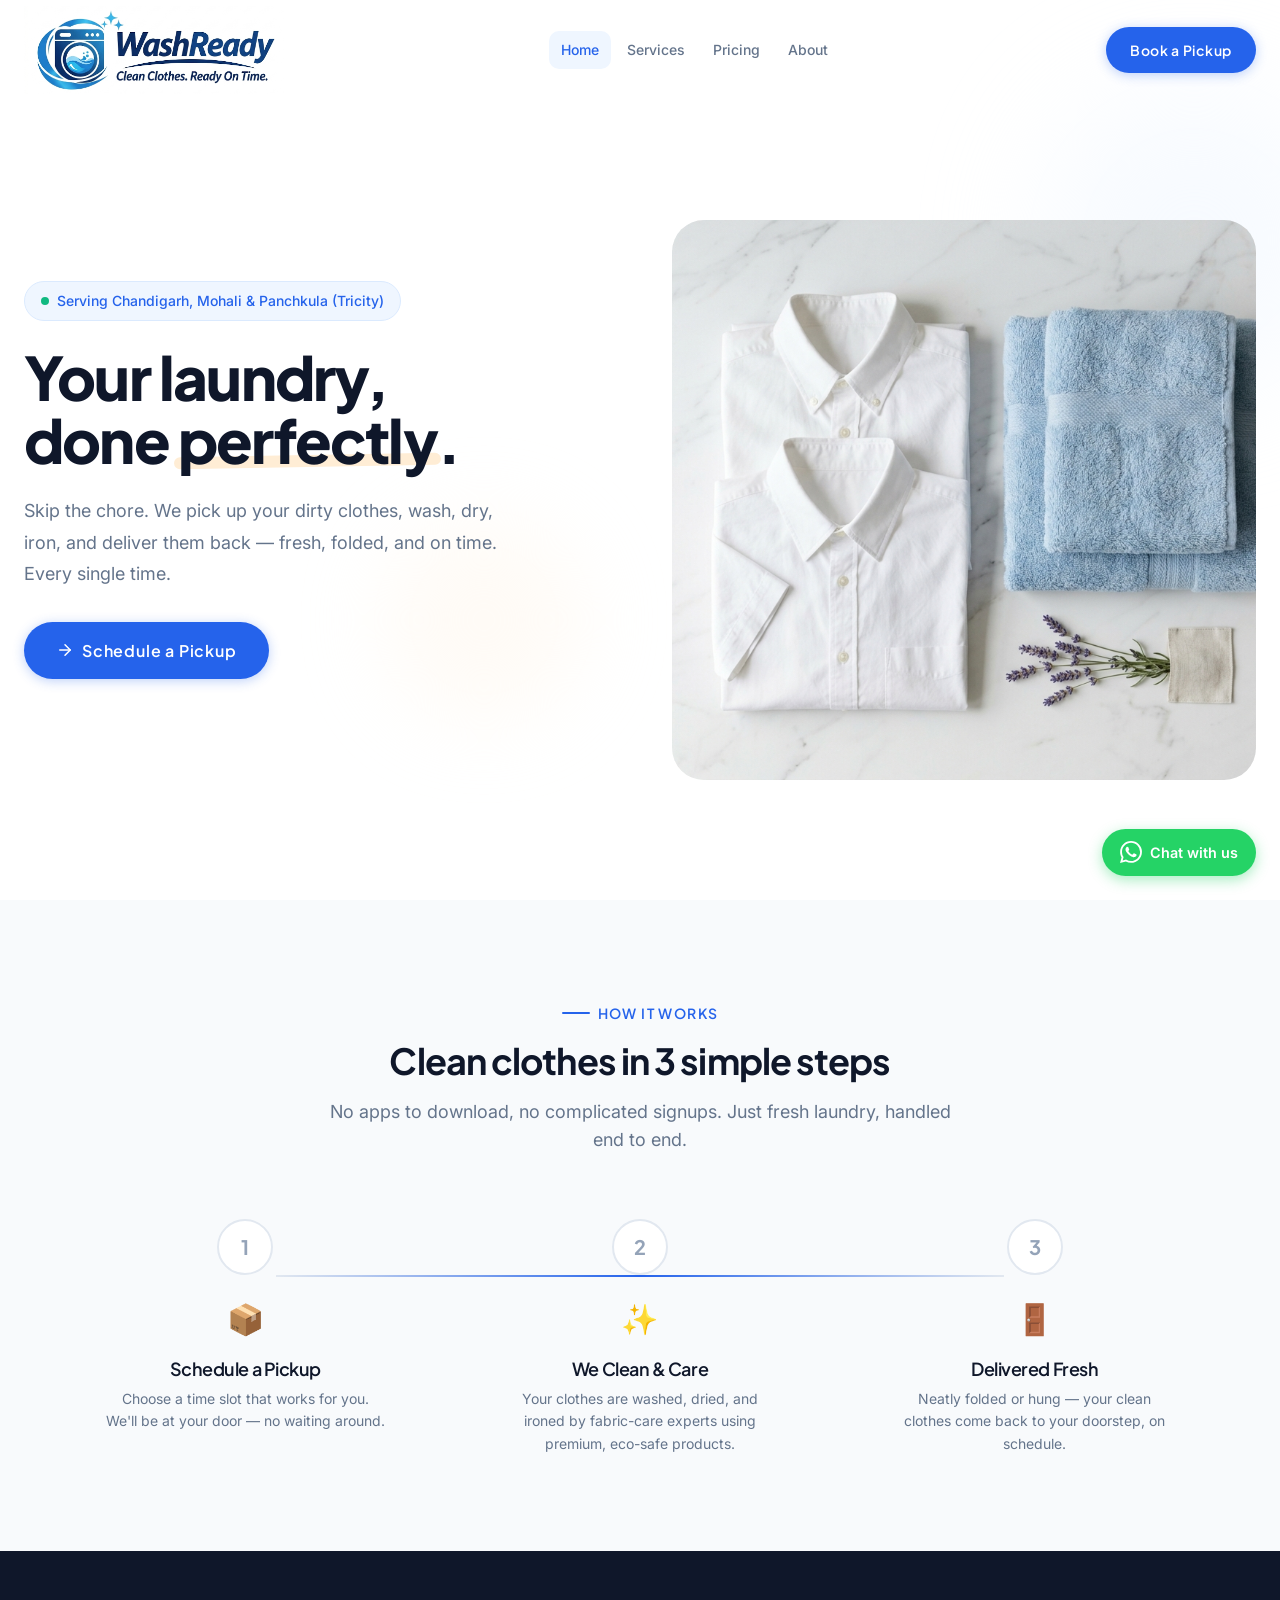
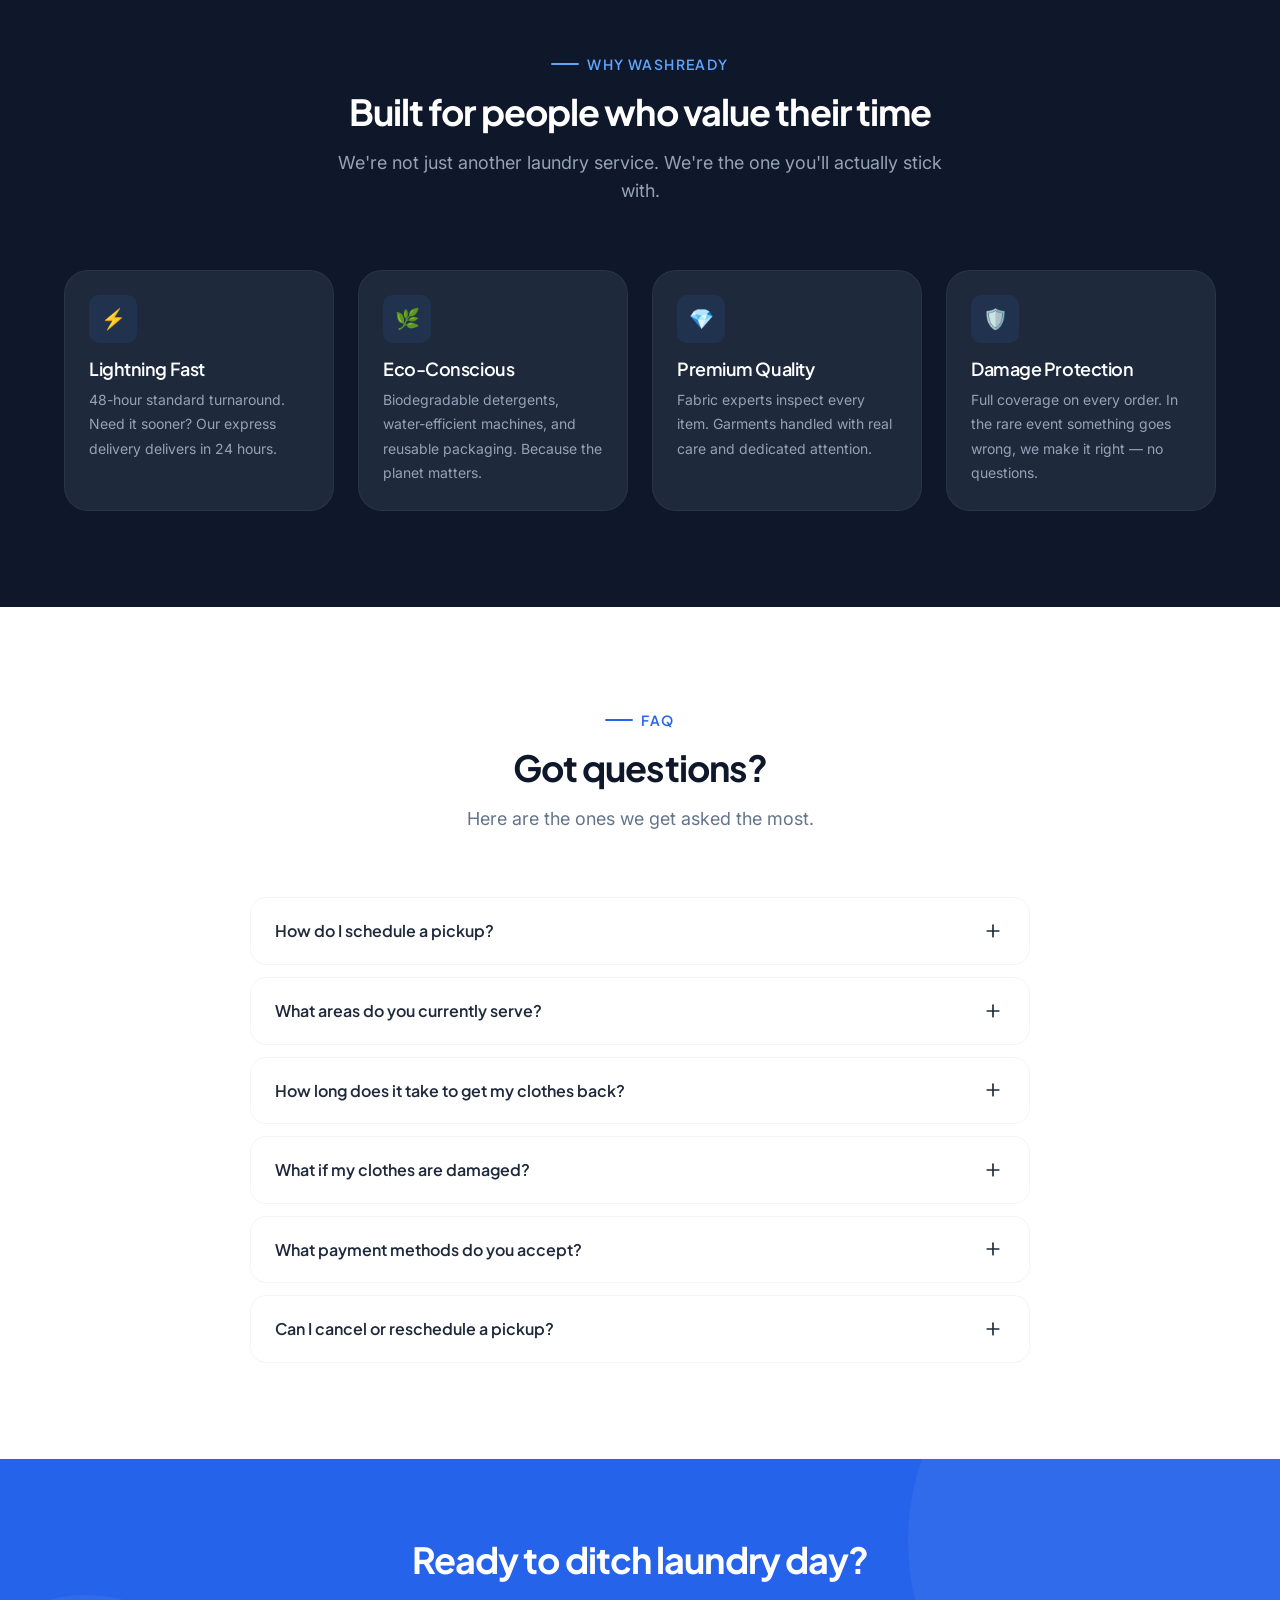
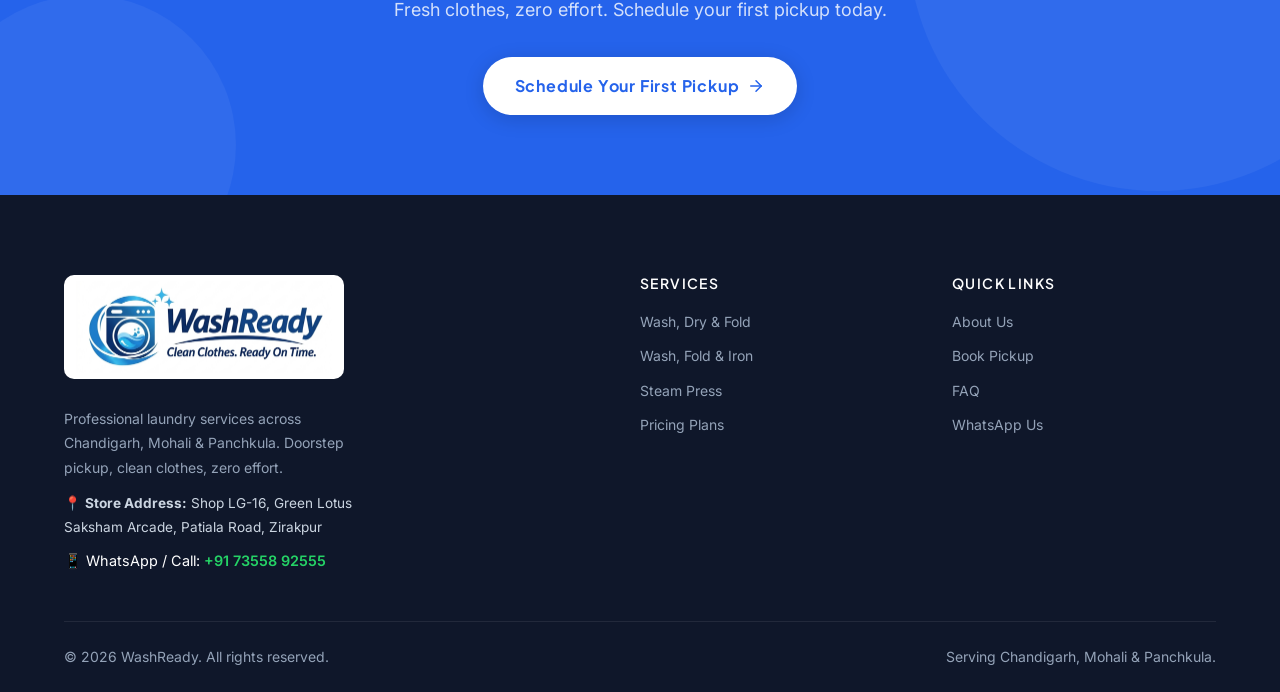
<file: index.html>
<!DOCTYPE html>
<html lang="en">
<head>
  <meta charset="UTF-8">
  <meta name="viewport" content="width=device-width, initial-scale=1.0">
  <title>WashReady — Fresh Clothes. Zero Effort.</title>
  <meta name="description" content="WashReady offers premium laundry services — washing, cleaning, drying, and ironing — with doorstep pickup and delivery. Book in seconds.">
  <meta name="keywords" content="laundry service, washing, dry cleaning, ironing, pickup delivery, WashReady">
  <meta property="og:title" content="WashReady — Fresh Clothes. Zero Effort.">
  <meta property="og:description" content="Premium laundry services with doorstep pickup and delivery. Washing, cleaning, drying, and ironing done right.">
  <meta property="og:type" content="website">

  <!-- Fonts -->
  <link rel="preconnect" href="https://fonts.googleapis.com">
  <link rel="preconnect" href="https://fonts.gstatic.com" crossorigin>
  <link href="https://fonts.googleapis.com/css2?family=Inter:wght@400;500;600&family=Plus+Jakarta+Sans:wght@600;700;800&display=swap" rel="stylesheet">

  <!-- Styles -->
  <link rel="stylesheet" href="css/style.css">
</head>
<body>

  <!-- ====== NAVBAR ====== -->
  <nav class="navbar" id="navbar">
    <div class="navbar__inner">
      <a href="index.html" class="navbar__logo">
        <img src="image.png" alt="WashReady Logo" class="navbar__logo-img">
      </a>

      <div class="navbar__links">
        <a href="index.html" class="navbar__link active">Home</a>
        <a href="services.html" class="navbar__link">Services</a>
        <a href="pricing.html" class="navbar__link">Pricing</a>
        <a href="about.html" class="navbar__link">About</a>
      </div>

      <div class="navbar__actions">
        <a href="contact.html" class="btn btn--primary navbar__cta">Book a Pickup</a>
        <button class="navbar__toggle" id="navToggle" aria-label="Open menu" aria-controls="mobileMenu" aria-expanded="false">
          <span></span>
          <span></span>
          <span></span>
        </button>
      </div>
    </div>

    <!-- Mobile Menu -->
    <div class="navbar__mobile" id="mobileMenu" aria-hidden="true" inert>
      <div class="navbar__mobile-links">
        <a href="index.html" class="navbar__mobile-link">Home</a>
        <a href="services.html" class="navbar__mobile-link">Services</a>
        <a href="pricing.html" class="navbar__mobile-link">Pricing</a>
        <a href="about.html" class="navbar__mobile-link">About</a>
      </div>
      <a href="contact.html" class="btn btn--primary btn--lg">Book a Pickup</a>
    </div>
  </nav>

  <!-- ====== HERO ====== -->
  <section class="hero" id="hero">
    <div class="hero__decor hero__decor--1"></div>
    <div class="hero__decor hero__decor--2"></div>

    <div class="container container--wide">
      <div class="hero__grid">
        <div class="hero__content">
          <div class="hero__badge">
            <span class="hero__badge-dot"></span>
            Serving Chandigarh, Mohali & Panchkula (Tricity)
          </div>

          <h1 class="hero__title">
            <span class="hero__title-line">Your laundry,</span>
            <span class="hero__title-line">done <span class="hero__title-highlight">perfectly</span>.</span>
          </h1>

          <p class="hero__subtitle">
            Skip the chore. We pick up your dirty clothes, wash, dry, iron, and deliver them back — fresh, folded, and on time. Every single time.
          </p>

          <div class="hero__actions">
            <a href="contact.html" class="btn btn--primary btn--lg">
              <svg viewBox="0 0 24 24" fill="none" stroke="currentColor" stroke-width="2" stroke-linecap="round" stroke-linejoin="round"><path d="M5 12h14"/><path d="m12 5 7 7-7 7"/></svg>
              Schedule a Pickup
            </a>
          </div>
        </div>

        <div class="hero__visual">
          <div class="hero__image-wrapper">
            <img src="assets/images/hero.jpg" alt="Freshly laundered clothes, neatly folded white shirts and blue towels" width="600" height="400" loading="eager">
          </div>


        </div>
      </div>
    </div>
  </section>


  <!-- ====== HOW IT WORKS ====== -->
  <section class="section section--alt" id="how-it-works">
    <div class="container">
      <div class="section-header centered reveal">
        <span class="section-label">How It Works</span>
        <h2>Clean clothes in 3 simple steps</h2>
        <p>No apps to download, no complicated signups. Just fresh laundry, handled end to end.</p>
      </div>

      <div class="steps">
        <div class="step-card reveal reveal-delay-1">
          <div class="step-card__number">1</div>
          <div>
            <div class="step-card__icon">📦</div>
            <h3 class="step-card__title">Schedule a Pickup</h3>
            <p class="step-card__desc">Choose a time slot that works for you. We'll be at your door — no waiting around.</p>
          </div>
        </div>
        <div class="step-card reveal reveal-delay-2">
          <div class="step-card__number">2</div>
          <div>
            <div class="step-card__icon">✨</div>
            <h3 class="step-card__title">We Clean & Care</h3>
            <p class="step-card__desc">Your clothes are washed, dried, and ironed by fabric-care experts using premium, eco-safe products.</p>
          </div>
        </div>
        <div class="step-card reveal reveal-delay-3">
          <div class="step-card__number">3</div>
          <div>
            <div class="step-card__icon">🚪</div>
            <h3 class="step-card__title">Delivered Fresh</h3>
            <p class="step-card__desc">Neatly folded or hung — your clean clothes come back to your doorstep, on schedule.</p>
          </div>
        </div>
      </div>
    </div>
  </section>

  <!-- ====== WHY CHOOSE US ====== -->
  <section class="section section--dark" id="why-us">
    <div class="container">
      <div class="section-header centered reveal">
        <span class="section-label">Why WashReady</span>
        <h2>Built for people who value their time</h2>
        <p>We're not just another laundry service. We're the one you'll actually stick with.</p>
      </div>

      <div class="why-grid">
        <div class="why-card reveal reveal-delay-1">
          <div class="why-card__icon">⚡</div>
          <h3 class="why-card__title">Lightning Fast</h3>
          <p class="why-card__desc">48-hour standard turnaround. Need it sooner? Our express delivery delivers in 24 hours.</p>
        </div>
        <div class="why-card reveal reveal-delay-2">
          <div class="why-card__icon">🌿</div>
          <h3 class="why-card__title">Eco-Conscious</h3>
          <p class="why-card__desc">Biodegradable detergents, water-efficient machines, and reusable packaging. Because the planet matters.</p>
        </div>
        <div class="why-card reveal reveal-delay-3">
          <div class="why-card__icon">💎</div>
          <h3 class="why-card__title">Premium Quality</h3>
          <p class="why-card__desc">Fabric experts inspect every item. Garments handled with real care and dedicated attention.</p>
        </div>
        <div class="why-card reveal reveal-delay-4">
          <div class="why-card__icon">🛡️</div>
          <h3 class="why-card__title">Damage Protection</h3>
          <p class="why-card__desc">Full coverage on every order. In the rare event something goes wrong, we make it right — no questions.</p>
        </div>
      </div>
    </div>
  </section>

  <!-- ====== FAQ ====== -->
  <section class="section" id="faq">
    <div class="container">
      <div class="section-header centered reveal">
        <span class="section-label">FAQ</span>
        <h2>Got questions?</h2>
        <p>Here are the ones we get asked the most.</p>
      </div>

      <div class="faq-list reveal">
        <div class="faq-item">
          <button class="faq-item__question">
            How do I schedule a pickup?
            <span class="faq-item__icon">
              <svg viewBox="0 0 24 24" fill="none" stroke="currentColor" stroke-width="2" stroke-linecap="round" stroke-linejoin="round" width="20" height="20"><line x1="12" y1="5" x2="12" y2="19"/><line x1="5" y1="12" x2="19" y2="12"/></svg>
            </span>
          </button>
          <div class="faq-item__answer">
            <div class="faq-item__answer-inner">
              Just visit our pricing page and select your service. Choose a time slot, provide your address, and we'll be there. You can also call or WhatsApp us directly to schedule.
            </div>
          </div>
        </div>

        <div class="faq-item">
          <button class="faq-item__question">
            What areas do you currently serve?
            <span class="faq-item__icon">
              <svg viewBox="0 0 24 24" fill="none" stroke="currentColor" stroke-width="2" stroke-linecap="round" stroke-linejoin="round" width="20" height="20"><line x1="12" y1="5" x2="12" y2="19"/><line x1="5" y1="12" x2="19" y2="12"/></svg>
            </span>
          </button>
          <div class="faq-item__answer">
            <div class="faq-item__answer-inner">
              We currently serve all major neighborhoods within the city. Check our contact page for the complete list of serviceable areas, or simply enter your pin code during booking.
            </div>
          </div>
        </div>

        <div class="faq-item">
          <button class="faq-item__question">
            How long does it take to get my clothes back?
            <span class="faq-item__icon">
              <svg viewBox="0 0 24 24" fill="none" stroke="currentColor" stroke-width="2" stroke-linecap="round" stroke-linejoin="round" width="20" height="20"><line x1="12" y1="5" x2="12" y2="19"/><line x1="5" y1="12" x2="19" y2="12"/></svg>
            </span>
          </button>
          <div class="faq-item__answer">
            <div class="faq-item__answer-inner">
              Standard turnaround is 48 hours for normal delivery. Need your clothes sooner? Choose our express delivery option for fast 24-hour delivery.
            </div>
          </div>
        </div>

        <div class="faq-item">
          <button class="faq-item__question">
            What if my clothes are damaged?
            <span class="faq-item__icon">
              <svg viewBox="0 0 24 24" fill="none" stroke="currentColor" stroke-width="2" stroke-linecap="round" stroke-linejoin="round" width="20" height="20"><line x1="12" y1="5" x2="12" y2="19"/><line x1="5" y1="12" x2="19" y2="12"/></svg>
            </span>
          </button>
          <div class="faq-item__answer">
            <div class="faq-item__answer-inner">
              Every order is fully covered under our damage protection policy. In the unlikely event that something is damaged, report it within 48 hours and we'll either repair, replace, or reimburse you. No questions asked.
            </div>
          </div>
        </div>

        <div class="faq-item">
          <button class="faq-item__question">
            What payment methods do you accept?
            <span class="faq-item__icon">
              <svg viewBox="0 0 24 24" fill="none" stroke="currentColor" stroke-width="2" stroke-linecap="round" stroke-linejoin="round" width="20" height="20"><line x1="12" y1="5" x2="12" y2="19"/><line x1="5" y1="12" x2="19" y2="12"/></svg>
            </span>
          </button>
          <div class="faq-item__answer">
            <div class="faq-item__answer-inner">
              We accept UPI, credit/debit cards, net banking, and cash on delivery. You only pay order by order with zero lock-ins or mandatory subscriptions.
            </div>
          </div>
        </div>

        <div class="faq-item">
          <button class="faq-item__question">
            Can I cancel or reschedule a pickup?
            <span class="faq-item__icon">
              <svg viewBox="0 0 24 24" fill="none" stroke="currentColor" stroke-width="2" stroke-linecap="round" stroke-linejoin="round" width="20" height="20"><line x1="12" y1="5" x2="12" y2="19"/><line x1="5" y1="12" x2="19" y2="12"/></svg>
            </span>
          </button>
          <div class="faq-item__answer">
            <div class="faq-item__answer-inner">
              Absolutely. You can cancel or reschedule for free up to 2 hours before your scheduled pickup time. Just contact us via phone, WhatsApp, or through the website.
            </div>
          </div>
        </div>
      </div>
    </div>
  </section>

  <!-- ====== CTA ====== -->
  <section class="cta-section">
    <div class="container">
      <div class="cta-section__inner reveal">
        <h2>Ready to ditch laundry day?</h2>
        <p>Fresh clothes, zero effort. Schedule your first pickup today.</p>
        <a href="contact.html" class="btn btn--white btn--lg">
          Schedule Your First Pickup
          <svg viewBox="0 0 24 24" fill="none" stroke="currentColor" stroke-width="2" stroke-linecap="round" stroke-linejoin="round" width="18" height="18"><path d="M5 12h14"/><path d="m12 5 7 7-7 7"/></svg>
        </a>
      </div>
    </div>
  </section>

  <!-- ====== FOOTER ====== -->
  <footer class="footer">
    <div class="container">
      <div class="footer__top">
        <div class="footer__brand">
          <a href="index.html" class="navbar__logo" style="margin-bottom: 0.75rem;">
            <img src="image.png" alt="WashReady Logo" class="footer__logo-img">
          </a>
          <p>Professional laundry services across Chandigarh, Mohali & Panchkula. Doorstep pickup, clean clothes, zero effort.</p>
          <p style="margin-top: 0.75rem; font-size: 0.85rem; color: #cbd5e1;">
            📍 <strong>Store Address:</strong> Shop LG-16, Green Lotus Saksham Arcade, Patiala Road, Zirakpur
          </p>
          <p style="margin-top: 0.5rem; font-size: 0.9rem; color: #fff;">
            📱 WhatsApp / Call: <a href="https://wa.me/917355892555" style="color: #25D366; font-weight: 600;">+91 73558 92555</a>
          </p>
        </div>

        <div>
          <h4 class="footer__col-title">Services</h4>
          <div class="footer__links">
            <a href="services.html" class="footer__link">Wash, Dry & Fold</a>
            <a href="services.html" class="footer__link">Wash, Fold & Iron</a>
            <a href="services.html" class="footer__link">Steam Press</a>
            <a href="pricing.html" class="footer__link">Pricing Plans</a>
          </div>
        </div>

        <div>
          <h4 class="footer__col-title">Quick Links</h4>
          <div class="footer__links">
            <a href="about.html" class="footer__link">About Us</a>
            <a href="contact.html" class="footer__link">Book Pickup</a>
            <a href="#faq" class="footer__link">FAQ</a>
            <a href="https://wa.me/917355892555" target="_blank" rel="noopener" class="footer__link">WhatsApp Us</a>
          </div>
        </div>
      </div>

      <div class="footer__bottom">
        <span>© 2026 WashReady. All rights reserved.</span>
        <span>Serving Chandigarh, Mohali & Panchkula.</span>
      </div>
    </div>
  </footer>

  <!-- WhatsApp Floating Button -->
  <a href="https://wa.me/917355892555?text=Hi%20WashReady!%20I%20have%20a%20question%20about%20your%20laundry%20service." class="whatsapp-float" target="_blank" rel="noopener" aria-label="Chat on WhatsApp">
    <svg viewBox="0 0 24 24"><path d="M17.472 14.382c-.297-.149-1.758-.867-2.03-.967-.273-.099-.471-.148-.67.15-.197.297-.767.966-.94 1.164-.173.199-.347.223-.644.075-.297-.15-1.255-.463-2.39-1.475-.883-.788-1.48-1.761-1.653-2.059-.173-.297-.018-.458.13-.606.134-.133.298-.347.446-.52.149-.174.198-.298.298-.497.099-.198.05-.371-.025-.52-.075-.149-.669-1.612-.916-2.207-.242-.579-.487-.5-.669-.51-.173-.008-.371-.01-.57-.01-.198 0-.52.074-.792.372-.272.297-1.04 1.016-1.04 2.479 0 1.462 1.065 2.875 1.213 3.074.149.198 2.096 3.2 5.077 4.487.709.306 1.262.489 1.694.625.712.227 1.36.195 1.871.118.571-.085 1.758-.719 2.006-1.413.248-.694.248-1.289.173-1.413-.074-.124-.272-.198-.57-.347m-5.421 7.403h-.004a9.87 9.87 0 01-5.031-1.378l-.361-.214-3.741.982.998-3.648-.235-.374a9.86 9.86 0 01-1.51-5.26c.001-5.45 4.436-9.884 9.888-9.884 2.64 0 5.122 1.03 6.988 2.898a9.825 9.825 0 012.893 6.994c-.003 5.45-4.437 9.884-9.885 9.884m8.413-18.297A11.815 11.815 0 0012.05 0C5.495 0 .16 5.335.157 11.892c0 2.096.547 4.142 1.588 5.945L.057 24l6.305-1.654a11.882 11.882 0 005.683 1.448h.005c6.554 0 11.89-5.335 11.893-11.893a11.821 11.821 0 00-3.48-8.413z"/></svg>
    <span>Chat with us</span>
  </a>

  <!-- Back to Top -->
  <button class="back-to-top" id="backToTop" aria-label="Back to top">
    <svg viewBox="0 0 24 24" fill="none" stroke="currentColor" stroke-width="2" stroke-linecap="round" stroke-linejoin="round"><path d="m18 15-6-6-6 6"/></svg>
  </button>

  <!-- Scripts -->
  <script src="js/main.js"></script>
</body>
</html>
</file>
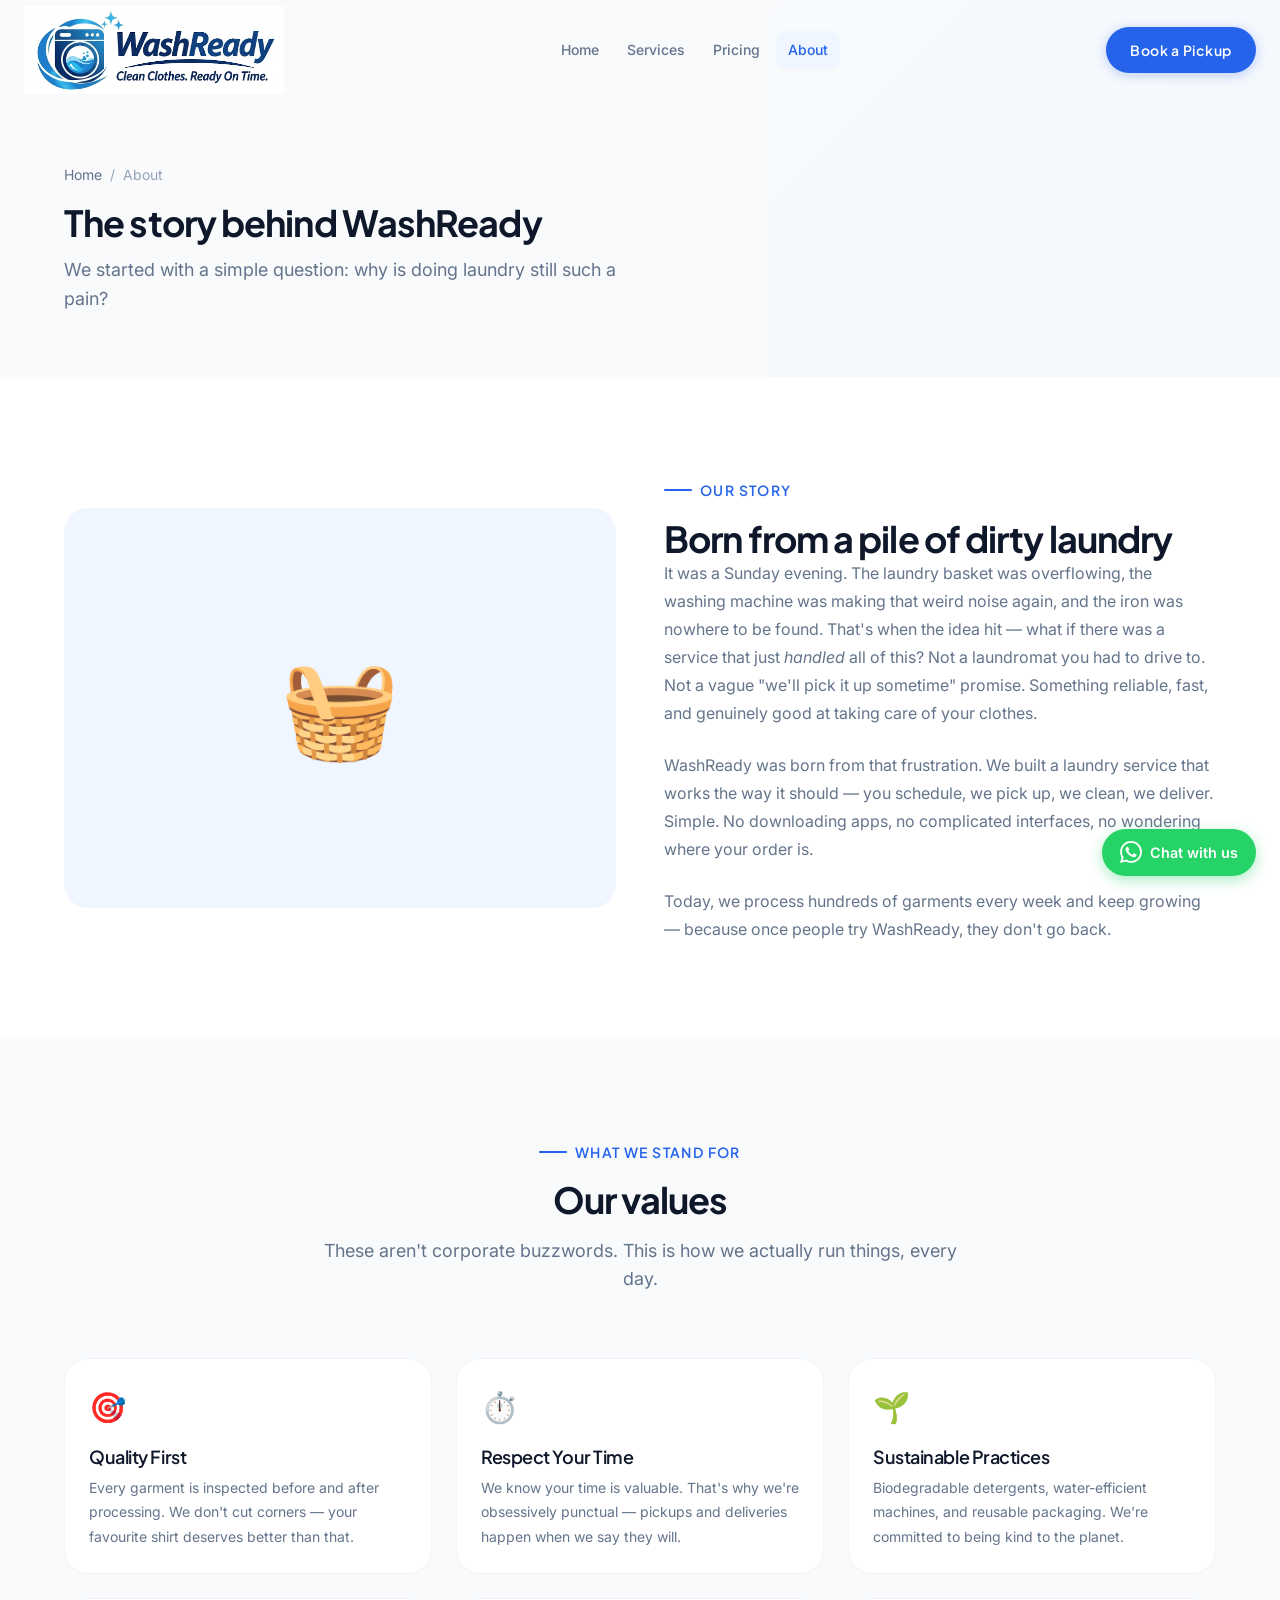
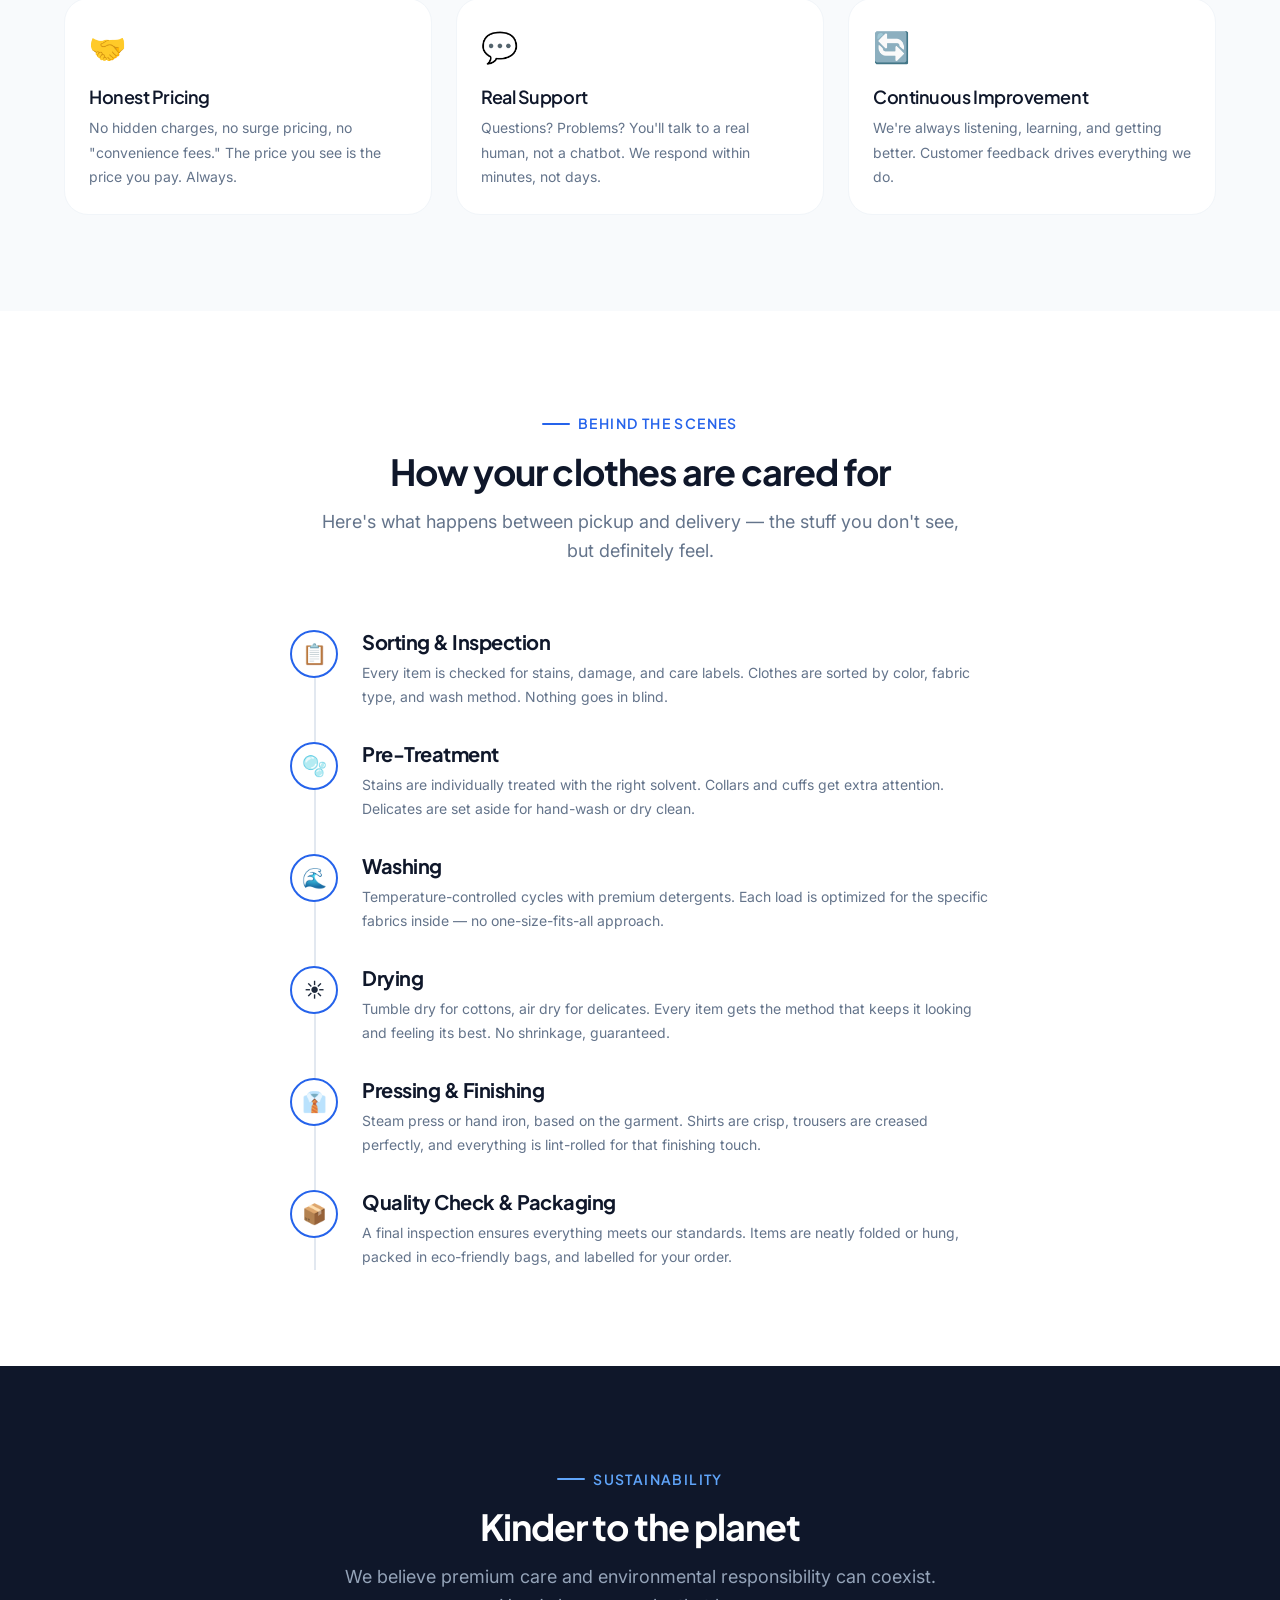
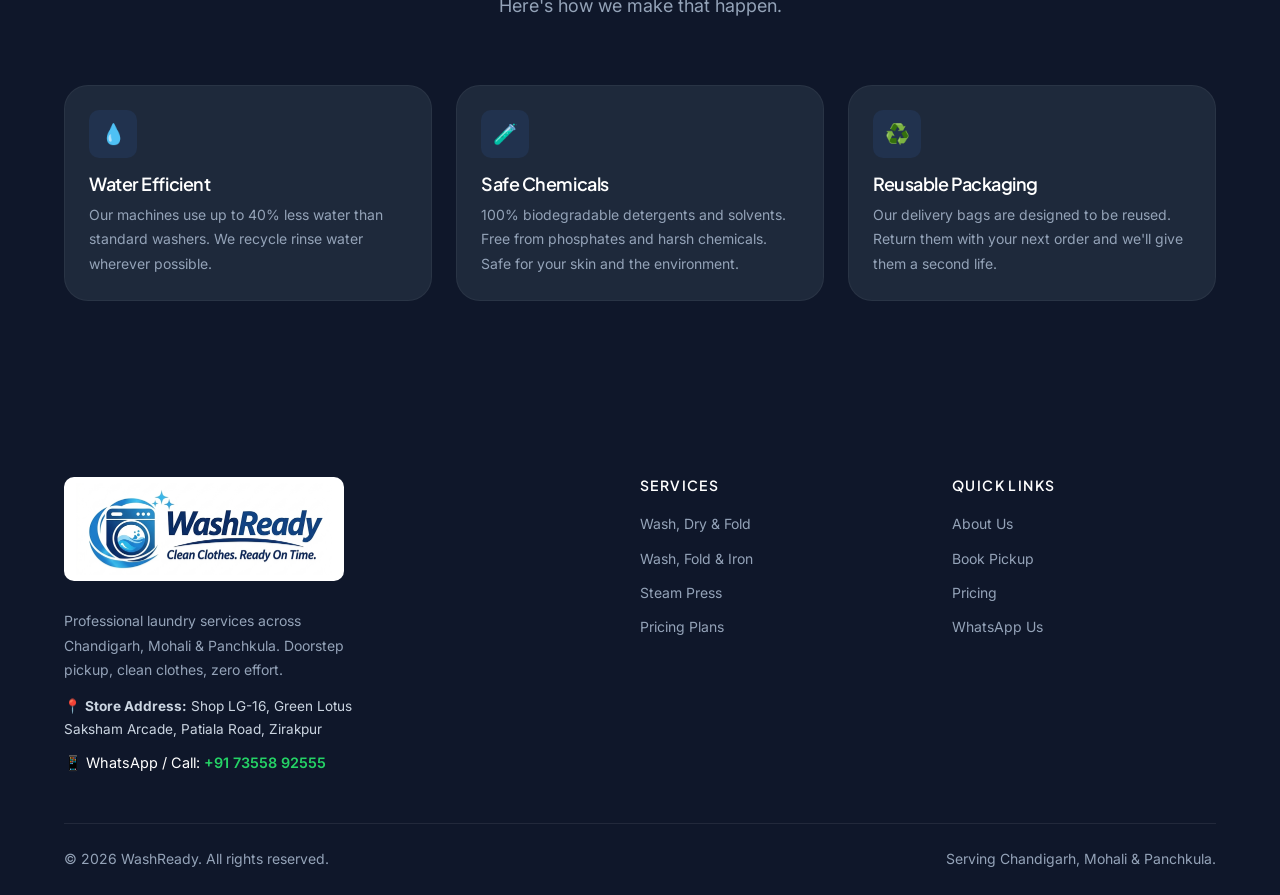
<file: about.html>
<!DOCTYPE html>
<html lang="en">
<head>
  <meta charset="UTF-8">
  <meta name="viewport" content="width=device-width, initial-scale=1.0">
  <title>About Us — WashReady</title>
  <meta name="description" content="Learn about WashReady — our story, values, process, and commitment to premium, eco-friendly laundry care.">
  <link rel="preconnect" href="https://fonts.googleapis.com">
  <link rel="preconnect" href="https://fonts.gstatic.com" crossorigin>
  <link href="https://fonts.googleapis.com/css2?family=Inter:wght@400;500;600&family=Plus+Jakarta+Sans:wght@600;700;800&display=swap" rel="stylesheet">
  <link rel="stylesheet" href="css/style.css">
</head>
<body>

  <!-- NAVBAR -->
  <nav class="navbar" id="navbar">
    <div class="navbar__inner">
      <a href="index.html" class="navbar__logo">
        <img src="image.png" alt="WashReady Logo" class="navbar__logo-img">
      </a>
      <div class="navbar__links">
        <a href="index.html" class="navbar__link">Home</a>
        <a href="services.html" class="navbar__link">Services</a>
        <a href="pricing.html" class="navbar__link">Pricing</a>
        <a href="about.html" class="navbar__link active">About</a>
      </div>
      <div class="navbar__actions">
        <a href="contact.html" class="btn btn--primary navbar__cta">Book a Pickup</a>
        <button class="navbar__toggle" id="navToggle" aria-label="Open menu" aria-controls="mobileMenu" aria-expanded="false">
          <span></span><span></span><span></span>
        </button>
      </div>
    </div>
    <div class="navbar__mobile" id="mobileMenu" aria-hidden="true" inert>
      <div class="navbar__mobile-links">
        <a href="index.html" class="navbar__mobile-link">Home</a>
        <a href="services.html" class="navbar__mobile-link">Services</a>
        <a href="pricing.html" class="navbar__mobile-link">Pricing</a>
        <a href="about.html" class="navbar__mobile-link">About</a>
      </div>
      <a href="contact.html" class="btn btn--primary btn--lg">Book a Pickup</a>
    </div>
  </nav>

  <!-- PAGE HEADER -->
  <section class="page-header">
    <div class="container">
      <div class="page-header__content">
        <div class="page-header__breadcrumb">
          <a href="index.html">Home</a>
          <span>/</span>
          <span>About</span>
        </div>
        <h1>The story behind WashReady</h1>
        <p>We started with a simple question: why is doing laundry still such a pain?</p>
      </div>
    </div>
  </section>

  <!-- OUR STORY -->
  <section class="section">
    <div class="container">
      <div class="about-intro reveal">
        <div class="about-intro__image">
          <div class="service-detail__visual-placeholder service-detail__visual-placeholder--wash about-intro__illustration">
            <span style="font-size: 6rem;">🧺</span>
          </div>
        </div>
        <div>
          <span class="section-label">Our Story</span>
          <h2>Born from a pile of dirty laundry</h2>
          <p style="margin-bottom: 1.5rem; line-height: 1.75;">
            It was a Sunday evening. The laundry basket was overflowing, the washing machine was making that weird noise again, and the iron was nowhere to be found. That's when the idea hit — what if there was a service that just <em>handled</em> all of this? Not a laundromat you had to drive to. Not a vague "we'll pick it up sometime" promise. Something reliable, fast, and genuinely good at taking care of your clothes.
          </p>
          <p style="margin-bottom: 1.5rem; line-height: 1.75;">
            WashReady was born from that frustration. We built a laundry service that works the way it should — you schedule, we pick up, we clean, we deliver. Simple. No downloading apps, no complicated interfaces, no wondering where your order is.
          </p>
          <p style="line-height: 1.75;">
            Today, we process hundreds of garments every week and keep growing — because once people try WashReady, they don't go back.
          </p>
        </div>
      </div>
    </div>
  </section>

  <!-- VALUES -->
  <section class="section section--alt">
    <div class="container">
      <div class="section-header centered reveal">
        <span class="section-label">What We Stand For</span>
        <h2>Our values</h2>
        <p>These aren't corporate buzzwords. This is how we actually run things, every day.</p>
      </div>

      <div class="values-grid">
        <div class="value-card reveal reveal-delay-1">
          <div class="value-card__icon">🎯</div>
          <h3 class="value-card__title">Quality First</h3>
          <p class="value-card__desc">Every garment is inspected before and after processing. We don't cut corners — your favourite shirt deserves better than that.</p>
        </div>
        <div class="value-card reveal reveal-delay-2">
          <div class="value-card__icon">⏱️</div>
          <h3 class="value-card__title">Respect Your Time</h3>
          <p class="value-card__desc">We know your time is valuable. That's why we're obsessively punctual — pickups and deliveries happen when we say they will.</p>
        </div>
        <div class="value-card reveal reveal-delay-3">
          <div class="value-card__icon">🌱</div>
          <h3 class="value-card__title">Sustainable Practices</h3>
          <p class="value-card__desc">Biodegradable detergents, water-efficient machines, and reusable packaging. We're committed to being kind to the planet.</p>
        </div>
        <div class="value-card reveal reveal-delay-1">
          <div class="value-card__icon">🤝</div>
          <h3 class="value-card__title">Honest Pricing</h3>
          <p class="value-card__desc">No hidden charges, no surge pricing, no "convenience fees." The price you see is the price you pay. Always.</p>
        </div>
        <div class="value-card reveal reveal-delay-2">
          <div class="value-card__icon">💬</div>
          <h3 class="value-card__title">Real Support</h3>
          <p class="value-card__desc">Questions? Problems? You'll talk to a real human, not a chatbot. We respond within minutes, not days.</p>
        </div>
        <div class="value-card reveal reveal-delay-3">
          <div class="value-card__icon">🔄</div>
          <h3 class="value-card__title">Continuous Improvement</h3>
          <p class="value-card__desc">We're always listening, learning, and getting better. Customer feedback drives everything we do.</p>
        </div>
      </div>
    </div>
  </section>

  <!-- OUR PROCESS -->
  <section class="section">
    <div class="container">
      <div class="section-header centered reveal">
        <span class="section-label">Behind the Scenes</span>
        <h2>How your clothes are cared for</h2>
        <p>Here's what happens between pickup and delivery — the stuff you don't see, but definitely feel.</p>
      </div>

      <div class="process-timeline reveal">
        <div class="process-step">
          <div class="process-step__marker">📋</div>
          <div class="process-step__content">
            <h4>Sorting & Inspection</h4>
            <p>Every item is checked for stains, damage, and care labels. Clothes are sorted by color, fabric type, and wash method. Nothing goes in blind.</p>
          </div>
        </div>
        <div class="process-step">
          <div class="process-step__marker">🫧</div>
          <div class="process-step__content">
            <h4>Pre-Treatment</h4>
            <p>Stains are individually treated with the right solvent. Collars and cuffs get extra attention. Delicates are set aside for hand-wash or dry clean.</p>
          </div>
        </div>
        <div class="process-step">
          <div class="process-step__marker">🌊</div>
          <div class="process-step__content">
            <h4>Washing</h4>
            <p>Temperature-controlled cycles with premium detergents. Each load is optimized for the specific fabrics inside — no one-size-fits-all approach.</p>
          </div>
        </div>
        <div class="process-step">
          <div class="process-step__marker">☀️</div>
          <div class="process-step__content">
            <h4>Drying</h4>
            <p>Tumble dry for cottons, air dry for delicates. Every item gets the method that keeps it looking and feeling its best. No shrinkage, guaranteed.</p>
          </div>
        </div>
        <div class="process-step">
          <div class="process-step__marker">👔</div>
          <div class="process-step__content">
            <h4>Pressing & Finishing</h4>
            <p>Steam press or hand iron, based on the garment. Shirts are crisp, trousers are creased perfectly, and everything is lint-rolled for that finishing touch.</p>
          </div>
        </div>
        <div class="process-step">
          <div class="process-step__marker">📦</div>
          <div class="process-step__content">
            <h4>Quality Check & Packaging</h4>
            <p>A final inspection ensures everything meets our standards. Items are neatly folded or hung, packed in eco-friendly bags, and labelled for your order.</p>
          </div>
        </div>
      </div>
    </div>
  </section>

  <!-- SUSTAINABILITY -->
  <section class="section section--dark">
    <div class="container">
      <div class="section-header centered reveal">
        <span class="section-label">Sustainability</span>
        <h2>Kinder to the planet</h2>
        <p>We believe premium care and environmental responsibility can coexist. Here's how we make that happen.</p>
      </div>

      <div class="why-grid why-grid--sustainability">
        <div class="why-card reveal reveal-delay-1">
          <div class="why-card__icon">💧</div>
          <h3 class="why-card__title">Water Efficient</h3>
          <p class="why-card__desc">Our machines use up to 40% less water than standard washers. We recycle rinse water wherever possible.</p>
        </div>
        <div class="why-card reveal reveal-delay-2">
          <div class="why-card__icon">🧪</div>
          <h3 class="why-card__title">Safe Chemicals</h3>
          <p class="why-card__desc">100% biodegradable detergents and solvents. Free from phosphates and harsh chemicals. Safe for your skin and the environment.</p>
        </div>
        <div class="why-card reveal reveal-delay-3">
          <div class="why-card__icon">♻️</div>
          <h3 class="why-card__title">Reusable Packaging</h3>
          <p class="why-card__desc">Our delivery bags are designed to be reused. Return them with your next order and we'll give them a second life.</p>
        </div>
      </div>
    </div>
  </section>

  <!-- FOOTER -->
  <footer class="footer">
    <div class="container">
      <div class="footer__top">
        <div class="footer__brand">
          <a href="index.html" class="navbar__logo" style="margin-bottom: 0.75rem;">
            <img src="image.png" alt="WashReady Logo" class="footer__logo-img">
          </a>
          <p>Professional laundry services across Chandigarh, Mohali & Panchkula. Doorstep pickup, clean clothes, zero effort.</p>
          <p style="margin-top: 0.75rem; font-size: 0.85rem; color: #cbd5e1;">
            📍 <strong>Store Address:</strong> Shop LG-16, Green Lotus Saksham Arcade, Patiala Road, Zirakpur
          </p>
          <p style="margin-top: 0.5rem; font-size: 0.9rem; color: #fff;">
            📱 WhatsApp / Call: <a href="https://wa.me/917355892555" style="color: #25D366; font-weight: 600;">+91 73558 92555</a>
          </p>
        </div>
        <div>
          <h4 class="footer__col-title">Services</h4>
          <div class="footer__links">
            <a href="services.html" class="footer__link">Wash, Dry & Fold</a>
            <a href="services.html" class="footer__link">Wash, Fold & Iron</a>
            <a href="services.html" class="footer__link">Steam Press</a>
            <a href="pricing.html" class="footer__link">Pricing Plans</a>
          </div>
        </div>
        <div>
          <h4 class="footer__col-title">Quick Links</h4>
          <div class="footer__links">
            <a href="about.html" class="footer__link">About Us</a>
            <a href="contact.html" class="footer__link">Book Pickup</a>
            <a href="pricing.html" class="footer__link">Pricing</a>
            <a href="https://wa.me/917355892555" target="_blank" rel="noopener" class="footer__link">WhatsApp Us</a>
          </div>
        </div>
      </div>
      <div class="footer__bottom">
        <span>© 2026 WashReady. All rights reserved.</span>
        <span>Serving Chandigarh, Mohali & Panchkula.</span>
      </div>
    </div>
  </footer>

  <!-- WhatsApp Floating Button -->
  <a href="https://wa.me/917355892555?text=Hi%20WashReady!%20I%20have%20a%20question%20about%20your%20laundry%20service." class="whatsapp-float" target="_blank" rel="noopener" aria-label="Chat on WhatsApp">
    <svg viewBox="0 0 24 24"><path d="M17.472 14.382c-.297-.149-1.758-.867-2.03-.967-.273-.099-.471-.148-.67.15-.197.297-.767.966-.94 1.164-.173.199-.347.223-.644.075-.297-.15-1.255-.463-2.39-1.475-.883-.788-1.48-1.761-1.653-2.059-.173-.297-.018-.458.13-.606.134-.133.298-.347.446-.52.149-.174.198-.298.298-.497.099-.198.05-.371-.025-.52-.075-.149-.669-1.612-.916-2.207-.242-.579-.487-.5-.669-.51-.173-.008-.371-.01-.57-.01-.198 0-.52.074-.792.372-.272.297-1.04 1.016-1.04 2.479 0 1.462 1.065 2.875 1.213 3.074.149.198 2.096 3.2 5.077 4.487.709.306 1.262.489 1.694.625.712.227 1.36.195 1.871.118.571-.085 1.758-.719 2.006-1.413.248-.694.248-1.289.173-1.413-.074-.124-.272-.198-.57-.347m-5.421 7.403h-.004a9.87 9.87 0 01-5.031-1.378l-.361-.214-3.741.982.998-3.648-.235-.374a9.86 9.86 0 01-1.51-5.26c.001-5.45 4.436-9.884 9.888-9.884 2.64 0 5.122 1.03 6.988 2.898a9.825 9.825 0 012.893 6.994c-.003 5.45-4.437 9.884-9.885 9.884m8.413-18.297A11.815 11.815 0 0012.05 0C5.495 0 .16 5.335.157 11.892c0 2.096.547 4.142 1.588 5.945L.057 24l6.305-1.654a11.882 11.882 0 005.683 1.448h.005c6.554 0 11.89-5.335 11.893-11.893a11.821 11.821 0 00-3.48-8.413z"/></svg>
    <span>Chat with us</span>
  </a>

  <button class="back-to-top" id="backToTop" aria-label="Back to top">
    <svg viewBox="0 0 24 24" fill="none" stroke="currentColor" stroke-width="2"><path d="m18 15-6-6-6 6"/></svg>
  </button>

  <script src="js/main.js"></script>
</body>
</html>
</file>
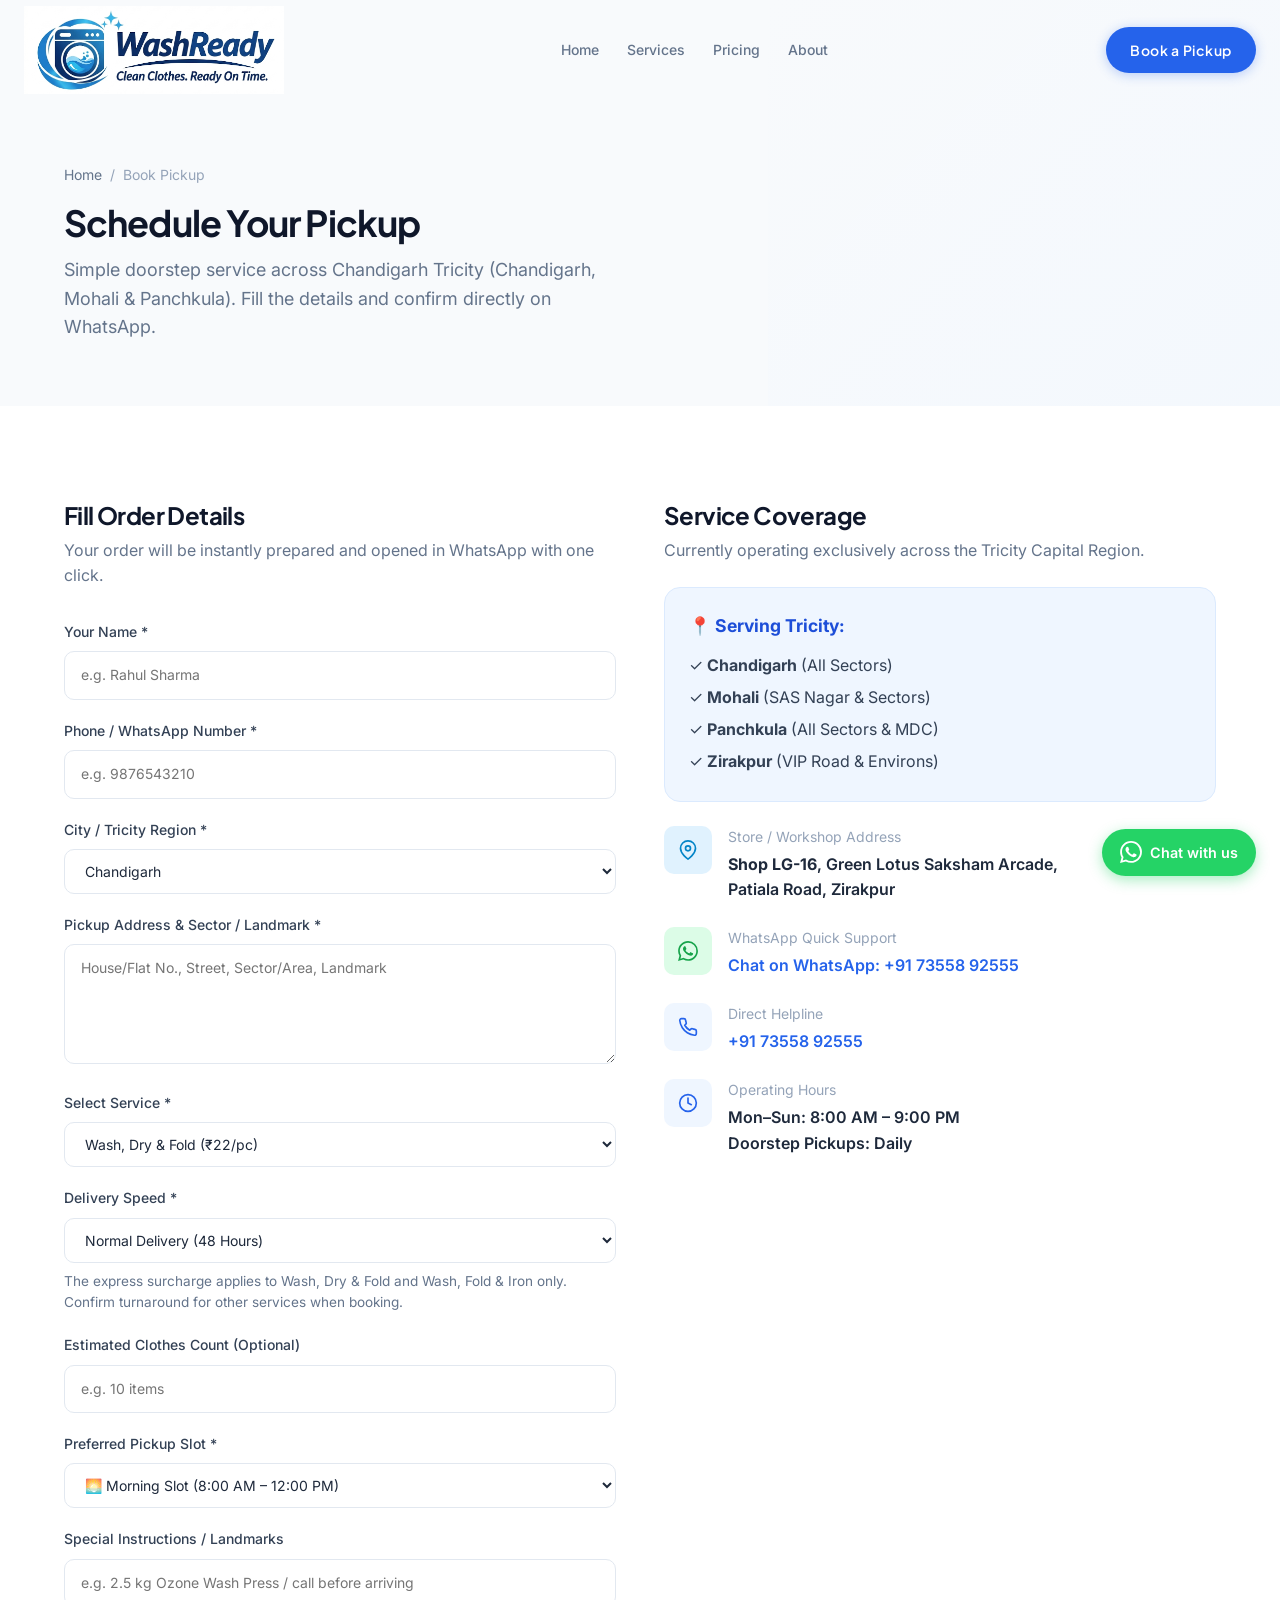
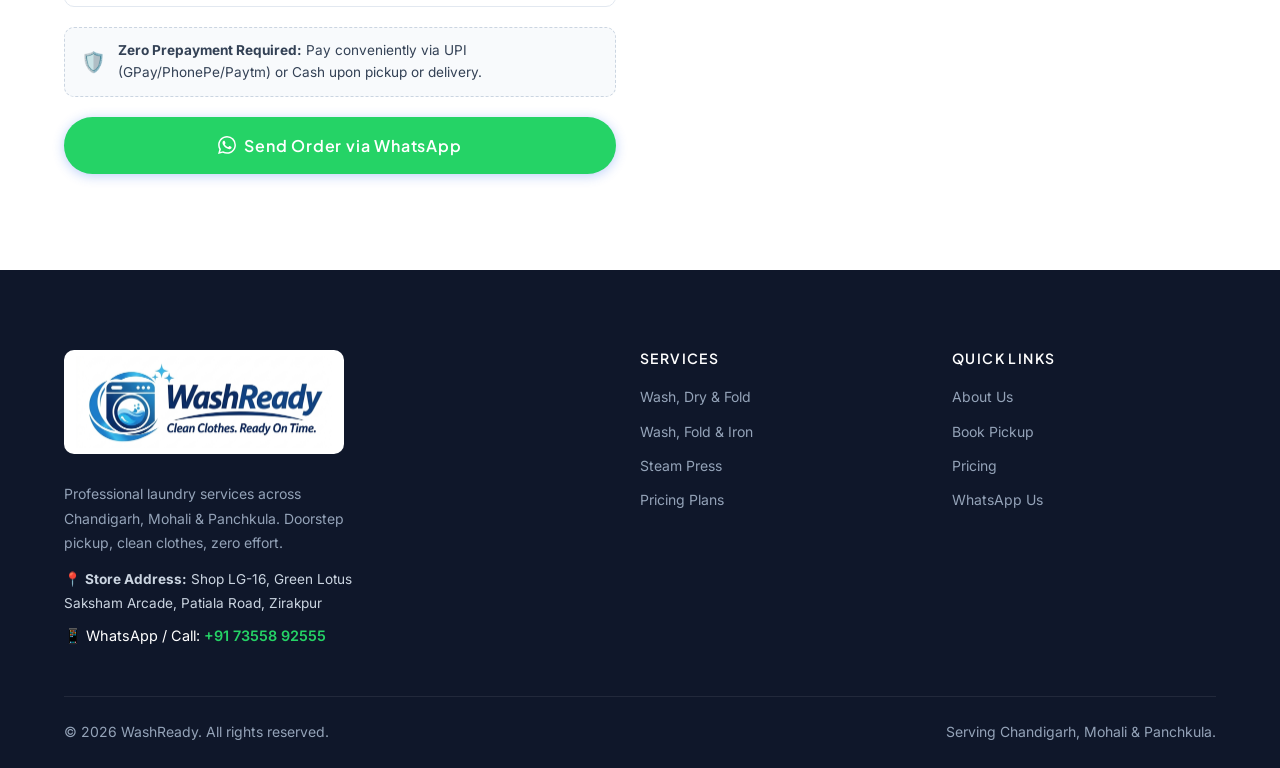
<file: contact.html>
<!DOCTYPE html>
<html lang="en">
<head>
  <meta charset="UTF-8">
  <meta name="viewport" content="width=device-width, initial-scale=1.0">
  <title>Book a Pickup — WashReady</title>
  <meta name="description" content="Book your laundry pickup with WashReady across Chandigarh, Mohali & Panchkula (Tricity). Quick order sent directly via WhatsApp.">
  <link rel="preconnect" href="https://fonts.googleapis.com">
  <link rel="preconnect" href="https://fonts.gstatic.com" crossorigin>
  <link href="https://fonts.googleapis.com/css2?family=Inter:wght@400;500;600&family=Plus+Jakarta+Sans:wght@600;700;800&display=swap" rel="stylesheet">
  <link rel="stylesheet" href="css/style.css">
</head>
<body>

  <!-- NAVBAR -->
  <nav class="navbar" id="navbar">
    <div class="navbar__inner">
      <a href="index.html" class="navbar__logo">
        <img src="image.png" alt="WashReady Logo" class="navbar__logo-img">
      </a>
      <div class="navbar__links">
        <a href="index.html" class="navbar__link">Home</a>
        <a href="services.html" class="navbar__link">Services</a>
        <a href="pricing.html" class="navbar__link">Pricing</a>
        <a href="about.html" class="navbar__link">About</a>
      </div>
      <div class="navbar__actions">
        <a href="contact.html" class="btn btn--primary navbar__cta">Book a Pickup</a>
        <button class="navbar__toggle" id="navToggle" aria-label="Open menu" aria-controls="mobileMenu" aria-expanded="false">
          <span></span><span></span><span></span>
        </button>
      </div>
    </div>
    <div class="navbar__mobile" id="mobileMenu" aria-hidden="true" inert>
      <div class="navbar__mobile-links">
        <a href="index.html" class="navbar__mobile-link">Home</a>
        <a href="services.html" class="navbar__mobile-link">Services</a>
        <a href="pricing.html" class="navbar__mobile-link">Pricing</a>
        <a href="about.html" class="navbar__mobile-link">About</a>
      </div>
      <a href="contact.html" class="btn btn--primary btn--lg">Book a Pickup</a>
    </div>
  </nav>

  <!-- PAGE HEADER -->
  <section class="page-header">
    <div class="container">
      <div class="page-header__content">
        <div class="page-header__breadcrumb">
          <a href="index.html">Home</a>
          <span>/</span>
          <span>Book Pickup</span>
        </div>
        <h1>Schedule Your Pickup</h1>
        <p>Simple doorstep service across Chandigarh Tricity (Chandigarh, Mohali & Panchkula). Fill the details and confirm directly on WhatsApp.</p>
      </div>
    </div>
  </section>

  <!-- BOOKING SECTION -->
  <section class="section">
    <div class="container">
      <div class="contact-grid reveal" style="align-items: start;">

        <!-- Order Booking Form -->
        <div>
          <h2 style="font-size: var(--text-2xl); margin-bottom: var(--space-2);">Fill Order Details</h2>
          <p style="margin-bottom: var(--space-8); color: var(--color-text-secondary);">Your order will be instantly prepared and opened in WhatsApp with one click.</p>

          <form class="booking-form" id="bookingOrderForm">
            <div class="form-group">
              <label class="form-label" for="custName">Your Name *</label>
              <input type="text" class="form-input" id="custName" name="custName" placeholder="e.g. Rahul Sharma" required>
            </div>

            <div class="form-group">
              <label class="form-label" for="custPhone">Phone / WhatsApp Number *</label>
              <input type="tel" class="form-input" id="custPhone" inputmode="tel" autocomplete="tel" name="custPhone" placeholder="e.g. 9876543210" required>
            </div>

            <div class="form-group">
              <label class="form-label" for="custCity">City / Tricity Region *</label>
              <select class="form-input" id="custCity" name="custCity" required>
                <option value="Chandigarh">Chandigarh</option>
                <option value="Mohali">Mohali</option>
                <option value="Panchkula">Panchkula</option>
                <option value="Zirakpur">Zirakpur</option>
              </select>
            </div>

            <div class="form-group">
              <label class="form-label" for="custAddress">Pickup Address & Sector / Landmark *</label>
              <textarea class="form-textarea" id="custAddress" name="custAddress" rows="3" placeholder="House/Flat No., Street, Sector/Area, Landmark" required></textarea>
            </div>

            <div class="form-group">
              <label class="form-label" for="custService">Select Service *</label>
              <select class="form-input" id="custService" name="custService" required>
                <optgroup label="Standard Per-Piece Packages">
                  <option value="Wash, Dry & Fold (₹22/pc)">Wash, Dry & Fold (₹22/pc)</option>
                  <option value="Wash, Fold & Iron (₹27/pc)">Wash, Fold & Iron (₹27/pc)</option>
                </optgroup>
                <optgroup label="Specialized Per-Kg Wash Press">
                  <option value="Washing Press (Normal) - ₹120/kg">Washing Press (Normal) — ₹120/kg</option>
                  <option value="Ozone Wash Press - ₹150/kg">Ozone Wash Press — ₹150/kg</option>
                  <option value="Silicon Wash Press - ₹160/kg">Silicon Wash Press — ₹160/kg</option>
                  <option value="Fragrance Wash Press - ₹175/kg">Fragrance Wash Press — ₹175/kg</option>
                  <option value="Nano Bubble Deep Wash Press - ₹185/kg">Nano Bubble Deep Wash Press — ₹185/kg</option>
                  <option value="Enzyme / Anti-Bacterial Wash Press - ₹200/kg">Enzyme / Anti-Bacterial Wash Press — ₹200/kg</option>
                  <option value="Organic Wash Press - ₹225/kg">Organic Wash Press — ₹225/kg</option>
                </optgroup>
                <optgroup label="Specialized Care & Press">
                  <option value="Dry Cleaning (Starts @ ₹150/pc)">Dry Cleaning (Starts @ ₹150/pc)</option>
                  <option value="Steam Press (₹20/pc)">Steam Press (₹20/pc)</option>
                  <option value="Steam Fragrance Press (₹25/pc)">Steam Fragrance Press (₹25/pc)</option>
                </optgroup>
                <option value="Mixed / Multiple Services">Mixed / Multiple Services</option>
              </select>
            </div>

            <div class="form-group">
              <label class="form-label" for="custDelivery">Delivery Speed *</label>
              <select class="form-input" id="custDelivery" name="custDelivery" required>
                <option value="Normal Delivery (48 Hours)">Normal Delivery (48 Hours)</option>
                <option value="Express Delivery (24 Hours - +₹5/pc)">Express Delivery (24 Hours - +₹5/pc for the two everyday packages)</option>
              </select>
              <p style="font-size: 0.85rem; margin-top: var(--space-2);">The express surcharge applies to Wash, Dry &amp; Fold and Wash, Fold &amp; Iron only. Confirm turnaround for other services when booking.</p>
            </div>

            <div class="form-group">
              <label class="form-label" for="custQty">Estimated Clothes Count (Optional)</label>
              <input type="number" class="form-input" id="custQty" name="custQty" min="1" placeholder="e.g. 10 items">
            </div>

            <div class="form-group">
              <label class="form-label" for="custSlot">Preferred Pickup Slot *</label>
              <select class="form-input" id="custSlot" name="custSlot" required>
                <option value="Morning Slot (8:00 AM – 12:00 PM)">🌅 Morning Slot (8:00 AM – 12:00 PM)</option>
                <option value="Evening Slot (4:00 PM – 8:00 PM)">🌇 Evening Slot (4:00 PM – 8:00 PM)</option>
              </select>
            </div>

            <div class="form-group">
              <label class="form-label" for="custNotes">Special Instructions / Landmarks</label>
              <input type="text" class="form-input" id="custNotes" name="custNotes" placeholder="e.g. 2.5 kg Ozone Wash Press / call before arriving">
            </div>

            <!-- Trust / Payment Badge -->
            <div style="background: #f8fafc; border: 1px dashed var(--slate-300); border-radius: var(--radius-md); padding: var(--space-3) var(--space-4); margin-bottom: var(--space-5); display: flex; align-items: center; gap: 0.75rem; font-size: 0.85rem; color: var(--slate-700);">
              <span style="font-size: 1.25rem;">🛡️</span>
              <div>
                <strong>Zero Prepayment Required:</strong> Pay conveniently via UPI (GPay/PhonePe/Paytm) or Cash upon pickup or delivery.
              </div>
            </div>

            <button type="submit" class="btn btn--primary btn--lg" style="width: 100%; display: flex; align-items: center; justify-content: center; gap: 0.5rem; background: #25D366; border-color: #25D366; color: #fff;">
              <svg viewBox="0 0 24 24" width="20" height="20" fill="currentColor"><path d="M17.472 14.382c-.297-.149-1.758-.867-2.03-.967-.273-.099-.471-.148-.67.15-.197.297-.767.966-.94 1.164-.173.199-.347.223-.644.075-.297-.15-1.255-.463-2.39-1.475-.883-.788-1.48-1.761-1.653-2.059-.173-.297-.018-.458.13-.606.134-.133.298-.347.446-.52.149-.174.198-.298.298-.497.099-.198.05-.371-.025-.52-.075-.149-.669-1.612-.916-2.207-.242-.579-.487-.5-.669-.51-.173-.008-.371-.01-.57-.01-.198 0-.52.074-.792.372-.272.297-1.04 1.016-1.04 2.479 0 1.462 1.065 2.875 1.213 3.074.149.198 2.096 3.2 5.077 4.487.709.306 1.262.489 1.694.625.712.227 1.36.195 1.871.118.571-.085 1.758-.719 2.006-1.413.248-.694.248-1.289.173-1.413-.074-.124-.272-.198-.57-.347m-5.421 7.403h-.004a9.87 9.87 0 01-5.031-1.378l-.361-.214-3.741.982.998-3.648-.235-.374a9.86 9.86 0 01-1.51-5.26c.001-5.45 4.436-9.884 9.888-9.884 2.64 0 5.122 1.03 6.988 2.898a9.825 9.825 0 012.893 6.994c-.003 5.45-4.437 9.884-9.885 9.884m8.413-18.297A11.815 11.815 0 0012.05 0C5.495 0 .16 5.335.157 11.892c0 2.096.547 4.142 1.588 5.945L.057 24l6.305-1.654a11.882 11.882 0 005.683 1.448h.005c6.554 0 11.89-5.335 11.893-11.893a11.821 11.821 0 00-3.48-8.413z"/></svg>
              Send Order via WhatsApp
            </button>
          </form>
        </div>

        <!-- Service Area & Quick Info -->
        <div>
          <h2 style="font-size: var(--text-2xl); margin-bottom: var(--space-2);">Service Coverage</h2>
          <p style="margin-bottom: var(--space-6); color: var(--color-text-secondary);">Currently operating exclusively across the Tricity Capital Region.</p>

          <div style="background: var(--blue-50); border: 1px solid var(--blue-100); border-radius: var(--radius-lg); padding: var(--space-6); margin-bottom: var(--space-6);">
            <div style="font-weight: 700; color: var(--blue-700); font-size: 1.1rem; margin-bottom: 0.5rem;">📍 Serving Tricity:</div>
            <ul style="list-style: none; padding: 0; margin: 0; line-height: 2; color: var(--slate-700);">
              <li>✓ <strong>Chandigarh</strong> (All Sectors)</li>
              <li>✓ <strong>Mohali</strong> (SAS Nagar & Sectors)</li>
              <li>✓ <strong>Panchkula</strong> (All Sectors & MDC)</li>
              <li>✓ <strong>Zirakpur</strong> (VIP Road & Environs)</li>
            </ul>
          </div>

          <div class="contact-info">
            <div class="contact-info__item">
              <div class="contact-info__icon" style="background: #e0f2fe; color: #0284c7;">
                <svg viewBox="0 0 24 24" fill="none" stroke="currentColor" stroke-width="2" stroke-linecap="round" stroke-linejoin="round"><path d="M21 10c0 7-9 13-9 13s-9-6-9-13a9 9 0 0 1 18 0z"/><circle cx="12" cy="10" r="3"/></svg>
              </div>
              <div>
                <div class="contact-info__label">Store / Workshop Address</div>
                <div class="contact-info__value">
                  <strong>Shop LG-16</strong>, Green Lotus Saksham Arcade,<br>Patiala Road, Zirakpur
                </div>
              </div>
            </div>

            <div class="contact-info__item">
              <div class="contact-info__icon" style="background: #dcfce7; color: #16a34a;">
                <svg viewBox="0 0 24 24" fill="currentColor" width="20" height="20"><path d="M17.472 14.382c-.297-.149-1.758-.867-2.03-.967-.273-.099-.471-.148-.67.15-.197.297-.767.966-.94 1.164-.173.199-.347.223-.644.075-.297-.15-1.255-.463-2.39-1.475-.883-.788-1.48-1.761-1.653-2.059-.173-.297-.018-.458.13-.606.134-.133.298-.347.446-.52.149-.174.198-.298.298-.497.099-.198.05-.371-.025-.52-.075-.149-.669-1.612-.916-2.207-.242-.579-.487-.5-.669-.51-.173-.008-.371-.01-.57-.01-.198 0-.52.074-.792.372-.272.297-1.04 1.016-1.04 2.479 0 1.462 1.065 2.875 1.213 3.074.149.198 2.096 3.2 5.077 4.487.709.306 1.262.489 1.694.625.712.227 1.36.195 1.871.118.571-.085 1.758-.719 2.006-1.413.248-.694.248-1.289.173-1.413-.074-.124-.272-.198-.57-.347m-5.421 7.403h-.004a9.87 9.87 0 01-5.031-1.378l-.361-.214-3.741.982.998-3.648-.235-.374a9.86 9.86 0 01-1.51-5.26c.001-5.45 4.436-9.884 9.888-9.884 2.64 0 5.122 1.03 6.988 2.898a9.825 9.825 0 012.893 6.994c-.003 5.45-4.437 9.884-9.885 9.884m8.413-18.297A11.815 11.815 0 0012.05 0C5.495 0 .16 5.335.157 11.892c0 2.096.547 4.142 1.588 5.945L.057 24l6.305-1.654a11.882 11.882 0 005.683 1.448h.005c6.554 0 11.89-5.335 11.893-11.893a11.821 11.821 0 00-3.48-8.413z"/></svg>
              </div>
              <div>
                <div class="contact-info__label">WhatsApp Quick Support</div>
                <div class="contact-info__value"><a href="https://wa.me/917355892555" target="_blank" rel="noopener">Chat on WhatsApp: +91 73558 92555</a></div>
              </div>
            </div>

            <div class="contact-info__item">
              <div class="contact-info__icon">
                <svg viewBox="0 0 24 24" fill="none" stroke="currentColor" stroke-width="2" stroke-linecap="round" stroke-linejoin="round"><path d="M22 16.92v3a2 2 0 0 1-2.18 2 19.79 19.79 0 0 1-8.63-3.07 19.5 19.5 0 0 1-6-6 19.79 19.79 0 0 1-3.07-8.67A2 2 0 0 1 4.11 2h3a2 2 0 0 1 2 1.72 12.84 12.84 0 0 0 .7 2.81 2 2 0 0 1-.45 2.11L8.09 9.91a16 16 0 0 0 6 6l1.27-1.27a2 2 0 0 1 2.11-.45 12.84 12.84 0 0 0 2.81.7A2 2 0 0 1 22 16.92z"/></svg>
              </div>
              <div>
                <div class="contact-info__label">Direct Helpline</div>
                <div class="contact-info__value"><a href="tel:+917355892555">+91 73558 92555</a></div>
              </div>
            </div>

            <div class="contact-info__item">
              <div class="contact-info__icon">
                <svg viewBox="0 0 24 24" fill="none" stroke="currentColor" stroke-width="2" stroke-linecap="round" stroke-linejoin="round"><circle cx="12" cy="12" r="10"/><polyline points="12 6 12 12 16 14"/></svg>
              </div>
              <div>
                <div class="contact-info__label">Operating Hours</div>
                <div class="contact-info__value">Mon–Sun: 8:00 AM – 9:00 PM<br>Doorstep Pickups: Daily</div>
              </div>
            </div>
          </div>
        </div>

      </div>
    </div>
  </section>

  <!-- FOOTER -->
  <footer class="footer">
    <div class="container">
      <div class="footer__top">
        <div class="footer__brand">
          <a href="index.html" class="navbar__logo" style="margin-bottom: 0.75rem;">
            <img src="image.png" alt="WashReady Logo" class="footer__logo-img">
          </a>
          <p>Professional laundry services across Chandigarh, Mohali & Panchkula. Doorstep pickup, clean clothes, zero effort.</p>
          <p style="margin-top: 0.75rem; font-size: 0.85rem; color: #cbd5e1;">
            📍 <strong>Store Address:</strong> Shop LG-16, Green Lotus Saksham Arcade, Patiala Road, Zirakpur
          </p>
          <p style="margin-top: 0.5rem; font-size: 0.9rem; color: #fff;">
            📱 WhatsApp / Call: <a href="https://wa.me/917355892555" style="color: #25D366; font-weight: 600;">+91 73558 92555</a>
          </p>
        </div>
        <div>
          <h4 class="footer__col-title">Services</h4>
          <div class="footer__links">
            <a href="services.html" class="footer__link">Wash, Dry & Fold</a>
            <a href="services.html" class="footer__link">Wash, Fold & Iron</a>
            <a href="services.html" class="footer__link">Steam Press</a>
            <a href="pricing.html" class="footer__link">Pricing Plans</a>
          </div>
        </div>
        <div>
          <h4 class="footer__col-title">Quick Links</h4>
          <div class="footer__links">
            <a href="about.html" class="footer__link">About Us</a>
            <a href="contact.html" class="footer__link">Book Pickup</a>
            <a href="pricing.html" class="footer__link">Pricing</a>
            <a href="https://wa.me/917355892555" target="_blank" rel="noopener" class="footer__link">WhatsApp Us</a>
          </div>
        </div>
      </div>
      <div class="footer__bottom">
        <span>© 2026 WashReady. All rights reserved.</span>
        <span>Serving Chandigarh, Mohali & Panchkula.</span>
      </div>
    </div>
  </footer>

  <!-- WhatsApp Floating Button -->
  <a href="https://wa.me/917355892555?text=Hi%20WashReady!%20I%20have%20a%20question%20about%20your%20laundry%20service." class="whatsapp-float" target="_blank" rel="noopener" aria-label="Chat on WhatsApp">
    <svg viewBox="0 0 24 24"><path d="M17.472 14.382c-.297-.149-1.758-.867-2.03-.967-.273-.099-.471-.148-.67.15-.197.297-.767.966-.94 1.164-.173.199-.347.223-.644.075-.297-.15-1.255-.463-2.39-1.475-.883-.788-1.48-1.761-1.653-2.059-.173-.297-.018-.458.13-.606.134-.133.298-.347.446-.52.149-.174.198-.298.298-.497.099-.198.05-.371-.025-.52-.075-.149-.669-1.612-.916-2.207-.242-.579-.487-.5-.669-.51-.173-.008-.371-.01-.57-.01-.198 0-.52.074-.792.372-.272.297-1.04 1.016-1.04 2.479 0 1.462 1.065 2.875 1.213 3.074.149.198 2.096 3.2 5.077 4.487.709.306 1.262.489 1.694.625.712.227 1.36.195 1.871.118.571-.085 1.758-.719 2.006-1.413.248-.694.248-1.289.173-1.413-.074-.124-.272-.198-.57-.347m-5.421 7.403h-.004a9.87 9.87 0 01-5.031-1.378l-.361-.214-3.741.982.998-3.648-.235-.374a9.86 9.86 0 01-1.51-5.26c.001-5.45 4.436-9.884 9.888-9.884 2.64 0 5.122 1.03 6.988 2.898a9.825 9.825 0 012.893 6.994c-.003 5.45-4.437 9.884-9.885 9.884m8.413-18.297A11.815 11.815 0 0012.05 0C5.495 0 .16 5.335.157 11.892c0 2.096.547 4.142 1.588 5.945L.057 24l6.305-1.654a11.882 11.882 0 005.683 1.448h.005c6.554 0 11.89-5.335 11.893-11.893a11.821 11.821 0 00-3.48-8.413z"/></svg>
    <span>Chat with us</span>
  </a>

  <button class="back-to-top" id="backToTop" aria-label="Back to top">
    <svg viewBox="0 0 24 24" fill="none" stroke="currentColor" stroke-width="2"><path d="m18 15-6-6-6 6"/></svg>
  </button>

  <script src="js/main.js"></script>
</body>
</html>
</file>
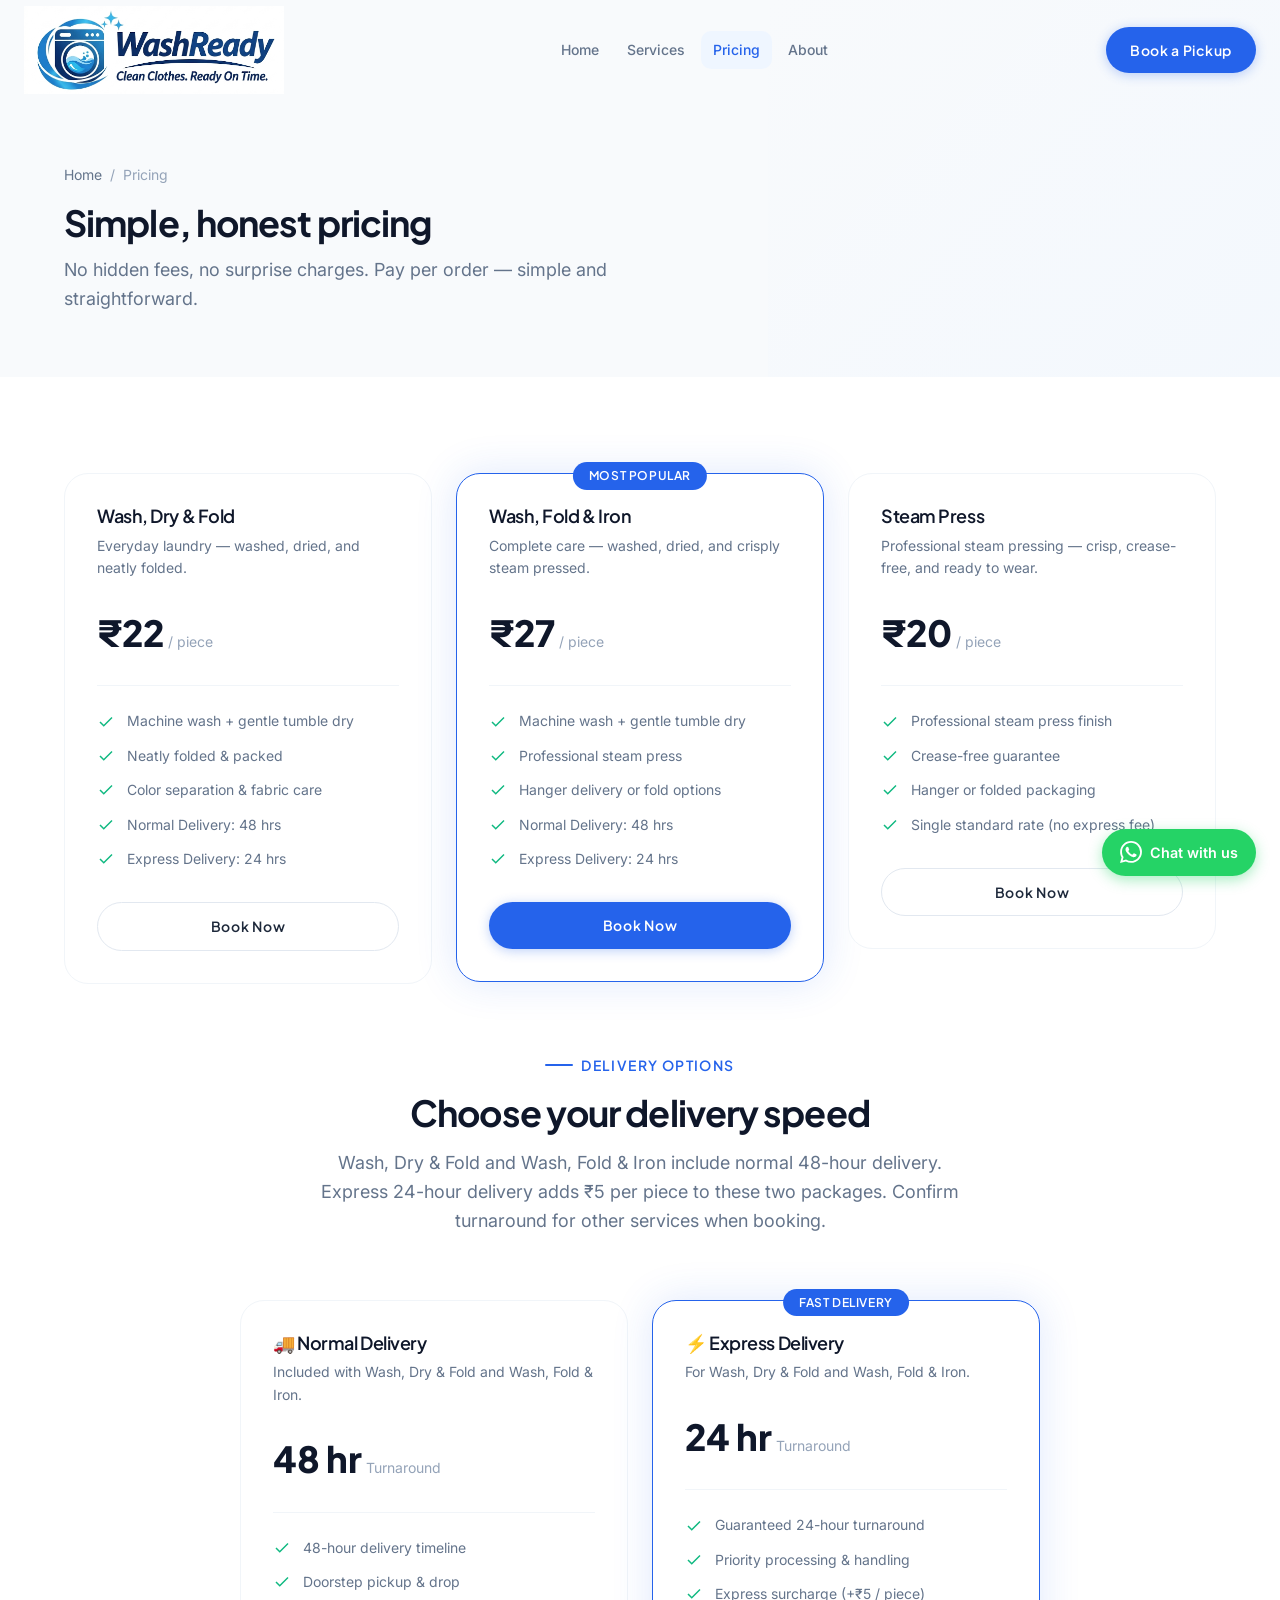
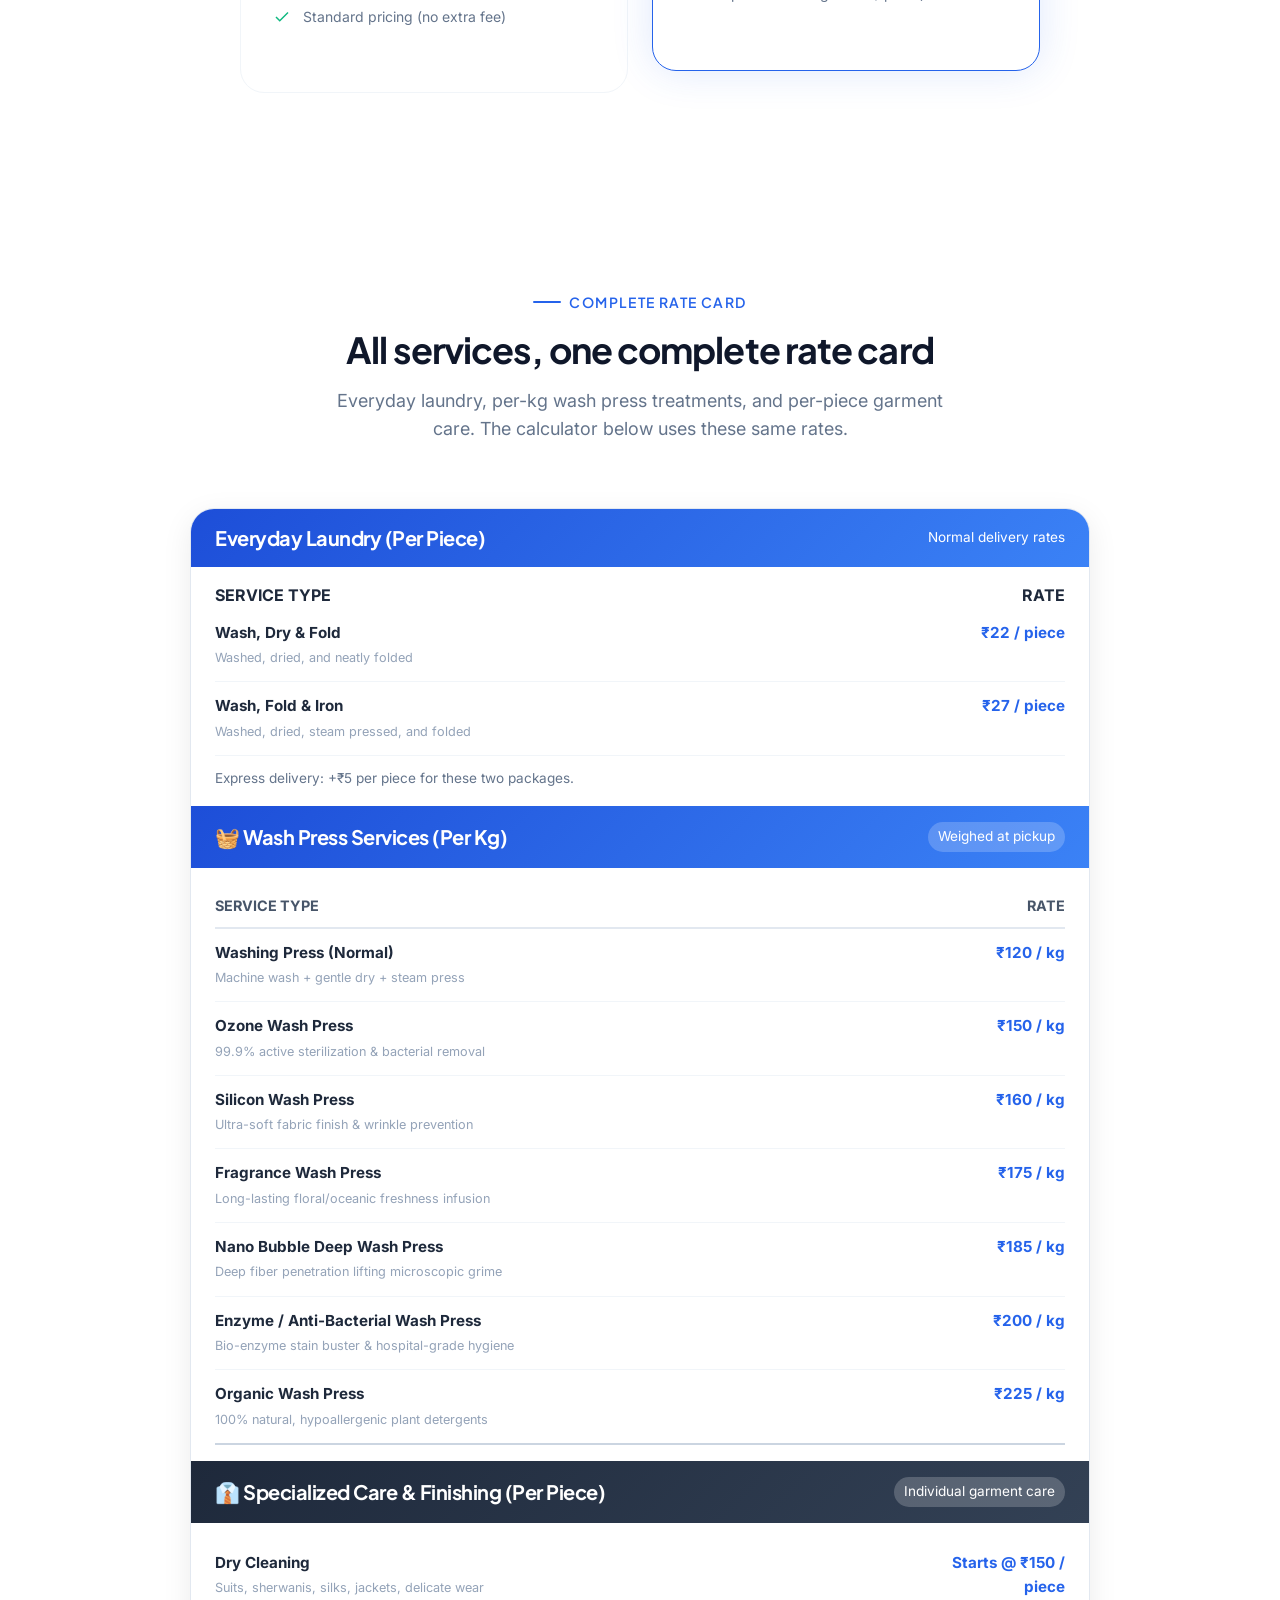
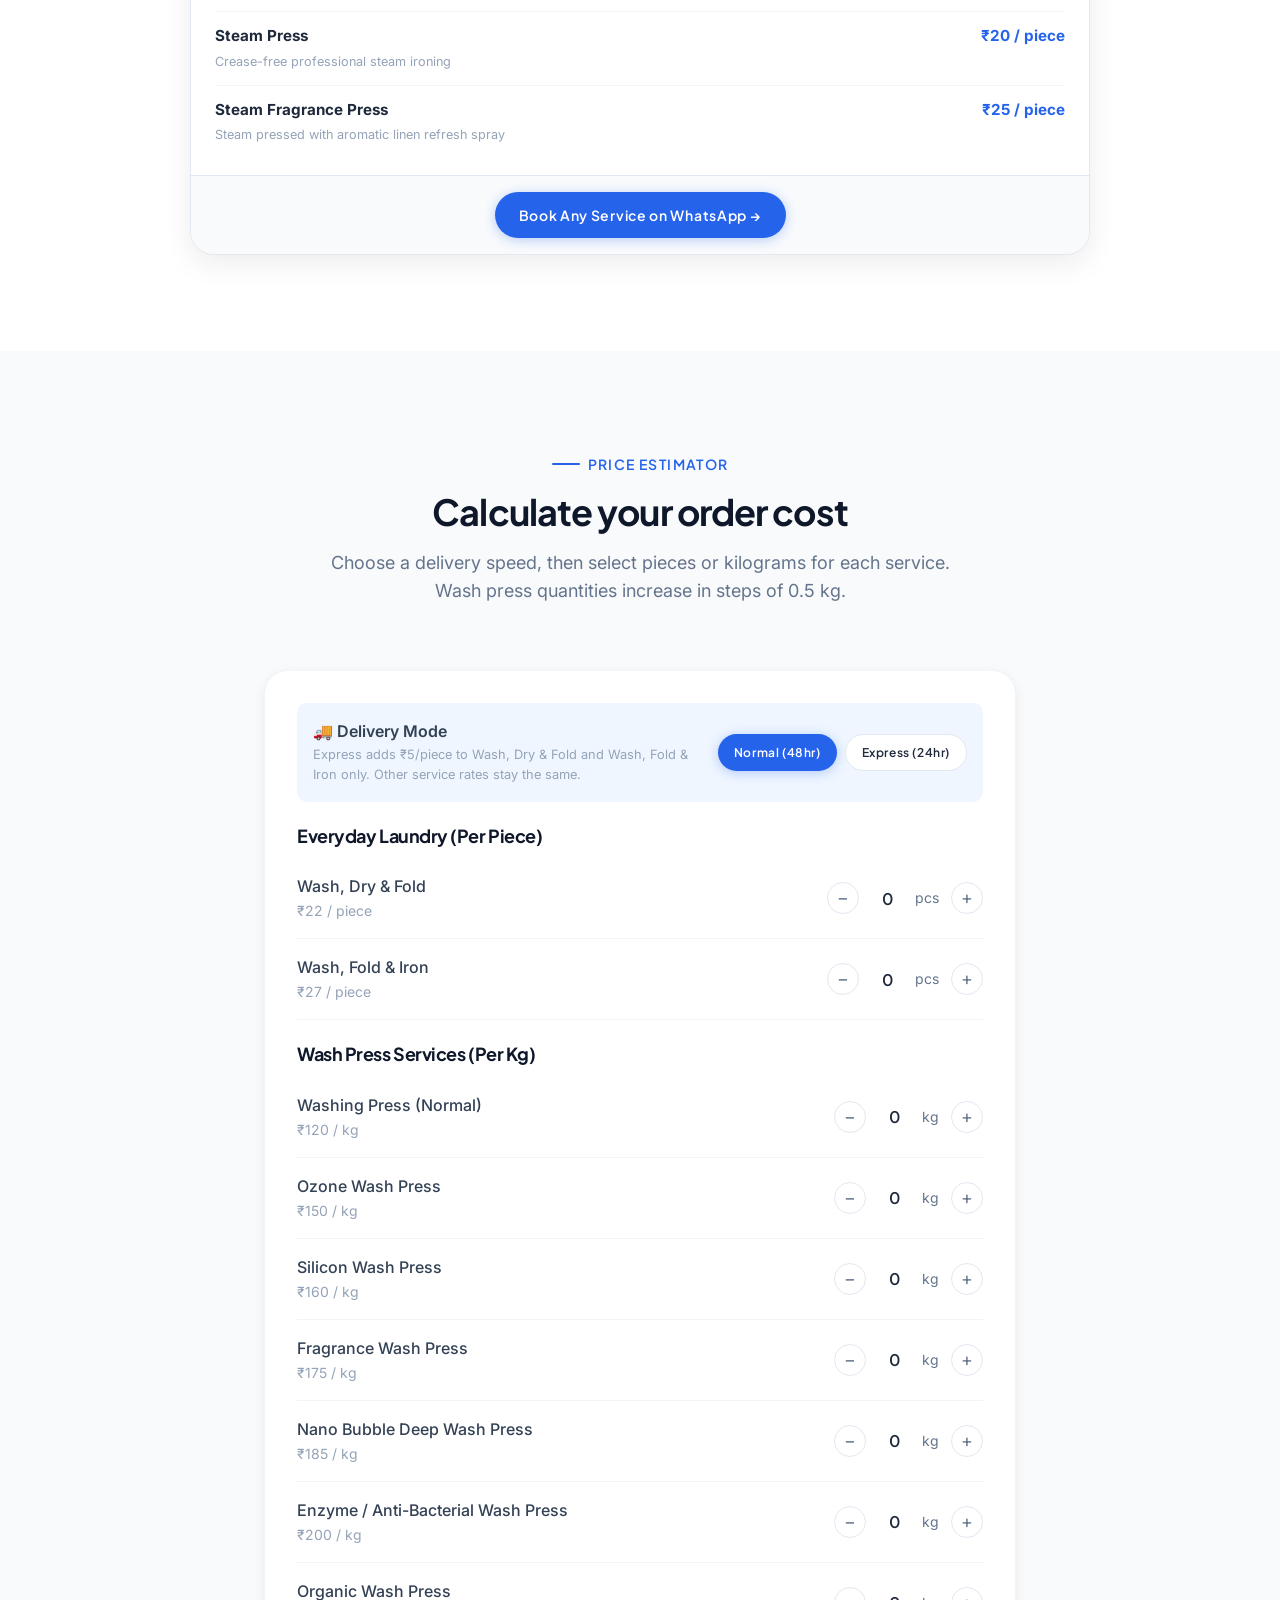
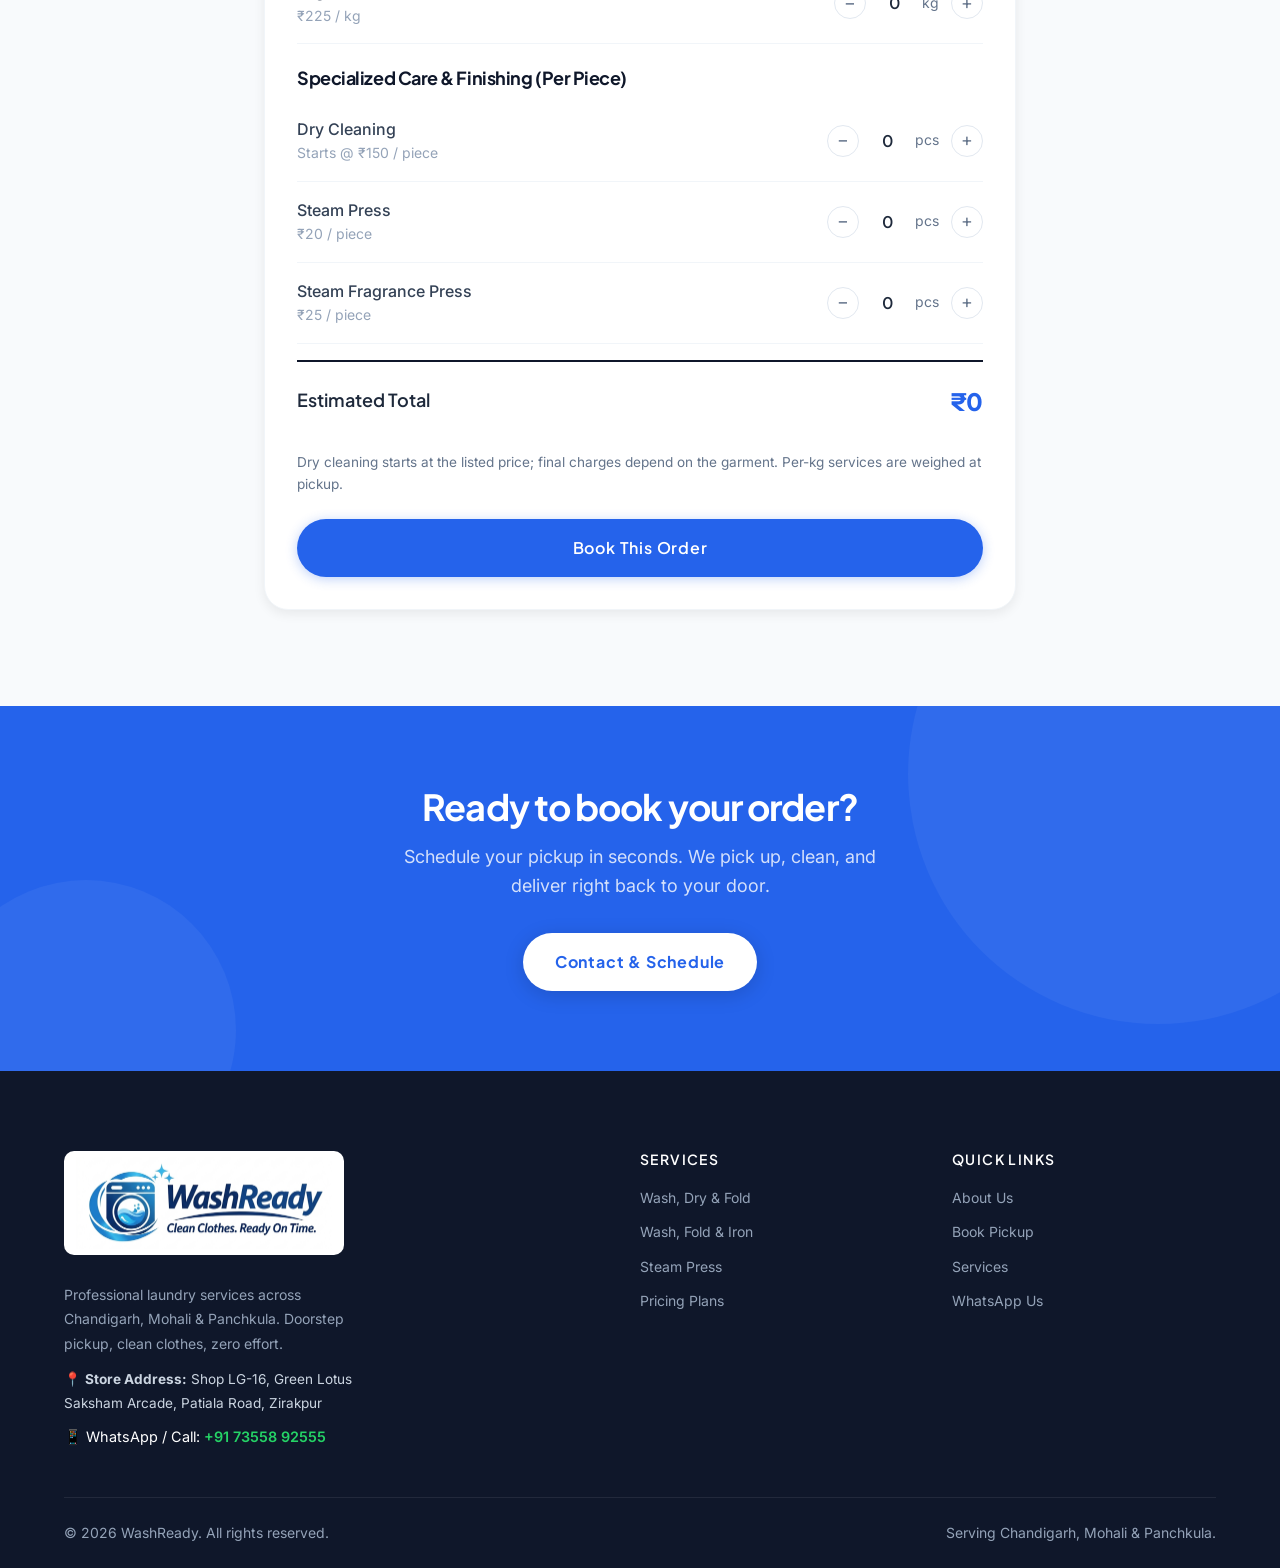
<file: pricing.html>
<!DOCTYPE html>
<html lang="en">
<head>
  <meta charset="UTF-8">
  <meta name="viewport" content="width=device-width, initial-scale=1.0">
  <title>Pricing — WashReady</title>
  <meta name="description" content="WashReady pricing: transparent plans for every budget. Basic wash, premium care, express service, and monthly subscriptions.">
  <link rel="preconnect" href="https://fonts.googleapis.com">
  <link rel="preconnect" href="https://fonts.gstatic.com" crossorigin>
  <link href="https://fonts.googleapis.com/css2?family=Inter:wght@400;500;600&family=Plus+Jakarta+Sans:wght@600;700;800&display=swap" rel="stylesheet">
  <link rel="stylesheet" href="css/style.css">
</head>
<body>

  <!-- NAVBAR -->
  <nav class="navbar" id="navbar">
    <div class="navbar__inner">
      <a href="index.html" class="navbar__logo">
        <img src="image.png" alt="WashReady Logo" class="navbar__logo-img">
      </a>
      <div class="navbar__links">
        <a href="index.html" class="navbar__link">Home</a>
        <a href="services.html" class="navbar__link">Services</a>
        <a href="pricing.html" class="navbar__link active">Pricing</a>
        <a href="about.html" class="navbar__link">About</a>
      </div>
      <div class="navbar__actions">
        <a href="contact.html" class="btn btn--primary navbar__cta">Book a Pickup</a>
        <button class="navbar__toggle" id="navToggle" aria-label="Open menu" aria-controls="mobileMenu" aria-expanded="false">
          <span></span><span></span><span></span>
        </button>
      </div>
    </div>
    <div class="navbar__mobile" id="mobileMenu" aria-hidden="true" inert>
      <div class="navbar__mobile-links">
        <a href="index.html" class="navbar__mobile-link">Home</a>
        <a href="services.html" class="navbar__mobile-link">Services</a>
        <a href="pricing.html" class="navbar__mobile-link">Pricing</a>
        <a href="about.html" class="navbar__mobile-link">About</a>
      </div>
      <a href="contact.html" class="btn btn--primary btn--lg">Book a Pickup</a>
    </div>
  </nav>

  <!-- PAGE HEADER -->
  <section class="page-header">
    <div class="container">
      <div class="page-header__content">
        <div class="page-header__breadcrumb">
          <a href="index.html">Home</a>
          <span>/</span>
          <span>Pricing</span>
        </div>
        <h1>Simple, honest pricing</h1>
        <p>No hidden fees, no surprise charges. Pay per order — simple and straightforward.</p>
      </div>
    </div>
  </section>

  <!-- PRICING PLANS -->
  <section class="section">
    <div class="container">
      <div class="pricing-grid">

        <!-- Wash, Dry & Fold -->
        <div class="pricing-card reveal reveal-delay-1">
          <h3 class="pricing-card__name">Wash, Dry & Fold</h3>
          <p class="pricing-card__desc">Everyday laundry — washed, dried, and neatly folded.</p>
          <div class="pricing-card__price">
            <span class="pricing-card__amount">₹22</span>
            <span class="pricing-card__unit">/ piece</span>
          </div>
          <div class="pricing-card__divider"></div>
          <div class="pricing-card__features">
            <div class="pricing-card__feature">
              <svg viewBox="0 0 24 24" fill="none" stroke="currentColor" stroke-width="2"><polyline points="20 6 9 17 4 12"/></svg>
              Machine wash + gentle tumble dry
            </div>
            <div class="pricing-card__feature">
              <svg viewBox="0 0 24 24" fill="none" stroke="currentColor" stroke-width="2"><polyline points="20 6 9 17 4 12"/></svg>
              Neatly folded & packed
            </div>
            <div class="pricing-card__feature">
              <svg viewBox="0 0 24 24" fill="none" stroke="currentColor" stroke-width="2"><polyline points="20 6 9 17 4 12"/></svg>
              Color separation & fabric care
            </div>
            <div class="pricing-card__feature">
              <svg viewBox="0 0 24 24" fill="none" stroke="currentColor" stroke-width="2"><polyline points="20 6 9 17 4 12"/></svg>
              Normal Delivery: 48 hrs
            </div>
            <div class="pricing-card__feature">
              <svg viewBox="0 0 24 24" fill="none" stroke="currentColor" stroke-width="2"><polyline points="20 6 9 17 4 12"/></svg>
              Express Delivery: 24 hrs
            </div>
          </div>
          <a href="contact.html" class="btn btn--outline" style="width:100%">Book Now</a>
        </div>

        <!-- Wash, Fold & Iron — Popular -->
        <div class="pricing-card pricing-card--popular reveal reveal-delay-2">
          <span class="pricing-card__badge">Most Popular</span>
          <h3 class="pricing-card__name">Wash, Fold & Iron</h3>
          <p class="pricing-card__desc">Complete care — washed, dried, and crisply steam pressed.</p>
          <div class="pricing-card__price">
            <span class="pricing-card__amount">₹27</span>
            <span class="pricing-card__unit">/ piece</span>
          </div>
          <div class="pricing-card__divider"></div>
          <div class="pricing-card__features">
            <div class="pricing-card__feature">
              <svg viewBox="0 0 24 24" fill="none" stroke="currentColor" stroke-width="2"><polyline points="20 6 9 17 4 12"/></svg>
              Machine wash + gentle tumble dry
            </div>
            <div class="pricing-card__feature">
              <svg viewBox="0 0 24 24" fill="none" stroke="currentColor" stroke-width="2"><polyline points="20 6 9 17 4 12"/></svg>
              Professional steam press
            </div>
            <div class="pricing-card__feature">
              <svg viewBox="0 0 24 24" fill="none" stroke="currentColor" stroke-width="2"><polyline points="20 6 9 17 4 12"/></svg>
              Hanger delivery or fold options
            </div>
            <div class="pricing-card__feature">
              <svg viewBox="0 0 24 24" fill="none" stroke="currentColor" stroke-width="2"><polyline points="20 6 9 17 4 12"/></svg>
              Normal Delivery: 48 hrs
            </div>
            <div class="pricing-card__feature">
              <svg viewBox="0 0 24 24" fill="none" stroke="currentColor" stroke-width="2"><polyline points="20 6 9 17 4 12"/></svg>
              Express Delivery: 24 hrs
            </div>
          </div>
          <a href="contact.html" class="btn btn--primary" style="width:100%">Book Now</a>
        </div>

        <!-- Steam Press -->
        <div class="pricing-card reveal reveal-delay-3">
          <h3 class="pricing-card__name">Steam Press</h3>
          <p class="pricing-card__desc">Professional steam pressing — crisp, crease-free, and ready to wear.</p>
          <div class="pricing-card__price">
            <span class="pricing-card__amount">₹20</span>
            <span class="pricing-card__unit">/ piece</span>
          </div>
          <div class="pricing-card__divider"></div>
          <div class="pricing-card__features">
            <div class="pricing-card__feature">
              <svg viewBox="0 0 24 24" fill="none" stroke="currentColor" stroke-width="2"><polyline points="20 6 9 17 4 12"/></svg>
              Professional steam press finish
            </div>
            <div class="pricing-card__feature">
              <svg viewBox="0 0 24 24" fill="none" stroke="currentColor" stroke-width="2"><polyline points="20 6 9 17 4 12"/></svg>
              Crease-free guarantee
            </div>
            <div class="pricing-card__feature">
              <svg viewBox="0 0 24 24" fill="none" stroke="currentColor" stroke-width="2"><polyline points="20 6 9 17 4 12"/></svg>
              Hanger or folded packaging
            </div>
            <div class="pricing-card__feature">
              <svg viewBox="0 0 24 24" fill="none" stroke="currentColor" stroke-width="2"><polyline points="20 6 9 17 4 12"/></svg>
              Single standard rate (no express fee)
            </div>
          </div>
          <a href="contact.html" class="btn btn--outline" style="width:100%">Book Now</a>
        </div>
      </div>

      <!-- Delivery Options -->
      <div class="section-header centered reveal" style="margin-top: var(--space-16);">
        <span class="section-label">Delivery Options</span>
        <h2>Choose your delivery speed</h2>
        <p>Wash, Dry &amp; Fold and Wash, Fold &amp; Iron include normal 48-hour delivery. Express 24-hour delivery adds ₹5 per piece to these two packages. Confirm turnaround for other services when booking.</p>
      </div>

      <div class="pricing-grid pricing-grid--delivery">
        <div class="pricing-card reveal reveal-delay-1">
          <h3 class="pricing-card__name">🚚 Normal Delivery</h3>
          <p class="pricing-card__desc">Included with Wash, Dry &amp; Fold and Wash, Fold &amp; Iron.</p>
          <div class="pricing-card__price">
            <span class="pricing-card__amount">48 hr</span>
            <span class="pricing-card__unit">Turnaround</span>
          </div>
          <div class="pricing-card__divider"></div>
          <div class="pricing-card__features">
            <div class="pricing-card__feature">
              <svg viewBox="0 0 24 24" fill="none" stroke="currentColor" stroke-width="2"><polyline points="20 6 9 17 4 12"/></svg>
              48-hour delivery timeline
            </div>
            <div class="pricing-card__feature">
              <svg viewBox="0 0 24 24" fill="none" stroke="currentColor" stroke-width="2"><polyline points="20 6 9 17 4 12"/></svg>
              Doorstep pickup & drop
            </div>
            <div class="pricing-card__feature">
              <svg viewBox="0 0 24 24" fill="none" stroke="currentColor" stroke-width="2"><polyline points="20 6 9 17 4 12"/></svg>
              Standard pricing (no extra fee)
            </div>
          </div>
        </div>

        <div class="pricing-card pricing-card--popular reveal reveal-delay-2">
          <span class="pricing-card__badge">Fast Delivery</span>
          <h3 class="pricing-card__name">⚡ Express Delivery</h3>
          <p class="pricing-card__desc">For Wash, Dry &amp; Fold and Wash, Fold &amp; Iron.</p>
          <div class="pricing-card__price">
            <span class="pricing-card__amount">24 hr</span>
            <span class="pricing-card__unit">Turnaround</span>
          </div>
          <div class="pricing-card__divider"></div>
          <div class="pricing-card__features">
            <div class="pricing-card__feature">
              <svg viewBox="0 0 24 24" fill="none" stroke="currentColor" stroke-width="2"><polyline points="20 6 9 17 4 12"/></svg>
              Guaranteed 24-hour turnaround
            </div>
            <div class="pricing-card__feature">
              <svg viewBox="0 0 24 24" fill="none" stroke="currentColor" stroke-width="2"><polyline points="20 6 9 17 4 12"/></svg>
              Priority processing & handling
            </div>
            <div class="pricing-card__feature">
              <svg viewBox="0 0 24 24" fill="none" stroke="currentColor" stroke-width="2"><polyline points="20 6 9 17 4 12"/></svg>
              Express surcharge (+₹5 / piece)
            </div>
          </div>
        </div>
      </div>
    </div>
  </section>

  <!-- SPECIALIZED RATE CARD SECTION -->
  <section class="section" id="rate-card-menu">
    <div class="container">
      <div class="section-header centered reveal">
        <span class="section-label">Complete Rate Card</span>
        <h2>All services, one complete rate card</h2>
        <p>Everyday laundry, per-kg wash press treatments, and per-piece garment care. The calculator below uses these same rates.</p>
      </div>

      <div class="rate-card">
        <div class="rate-card__header">
          <h3>Everyday Laundry (Per Piece)</h3>
          <span style="font-size: 0.85rem;">Normal delivery rates</span>
        </div>
        <div class="rate-card__body">
          <table class="rate-card__table">
            <thead><tr><th scope="col" style="text-align: left;">SERVICE TYPE</th><th scope="col" style="text-align: right;">RATE</th></tr></thead>
            <tbody style="font-size: 0.95rem; color: var(--slate-800);">
              <tr style="border-bottom: 1px solid var(--slate-100);">
                <td><strong>Wash, Dry &amp; Fold</strong><br><small style="color: var(--color-text-light);">Washed, dried, and neatly folded</small></td>
                <td>₹22 / piece</td>
              </tr>
              <tr style="border-bottom: 1px solid var(--slate-100);">
                <td><strong>Wash, Fold &amp; Iron</strong><br><small style="color: var(--color-text-light);">Washed, dried, steam pressed, and folded</small></td>
                <td>₹27 / piece</td>
              </tr>
            </tbody>
          </table>
          <p style="font-size: 0.85rem; margin-top: var(--space-3);">Express delivery: +₹5 per piece for these two packages.</p>
        </div>
        <div class="rate-card__header">
          <h3>🧺 Wash Press Services (Per Kg)</h3>
          <span style="font-size: 0.85rem; background: rgba(255,255,255,0.2); padding: 4px 10px; border-radius: var(--radius-full);">Weighed at pickup</span>
        </div>
        <div class="rate-card__body">
          <table class="rate-card__table">
            <thead>
              <tr style="border-bottom: 2px solid var(--slate-200); font-weight: 700; color: var(--slate-600); font-size: 0.9rem;">
                <th style="padding: 10px 0;">SERVICE TYPE</th>
                <th style="padding: 10px 0; text-align: right;">RATE</th>
              </tr>
            </thead>
            <tbody style="font-size: 0.95rem; color: var(--slate-800);">
              <tr style="border-bottom: 1px solid var(--slate-100);">
                <td><strong>Washing Press (Normal)</strong><br><small style="color: var(--color-text-light);">Machine wash + gentle dry + steam press</small></td>
                <td>₹120 / kg</td>
              </tr>
              <tr style="border-bottom: 1px solid var(--slate-100);">
                <td><strong>Ozone Wash Press</strong><br><small style="color: var(--color-text-light);">99.9% active sterilization & bacterial removal</small></td>
                <td>₹150 / kg</td>
              </tr>
              <tr style="border-bottom: 1px solid var(--slate-100);">
                <td><strong>Silicon Wash Press</strong><br><small style="color: var(--color-text-light);">Ultra-soft fabric finish & wrinkle prevention</small></td>
                <td>₹160 / kg</td>
              </tr>
              <tr style="border-bottom: 1px solid var(--slate-100);">
                <td><strong>Fragrance Wash Press</strong><br><small style="color: var(--color-text-light);">Long-lasting floral/oceanic freshness infusion</small></td>
                <td>₹175 / kg</td>
              </tr>
              <tr style="border-bottom: 1px solid var(--slate-100);">
                <td><strong>Nano Bubble Deep Wash Press</strong><br><small style="color: var(--color-text-light);">Deep fiber penetration lifting microscopic grime</small></td>
                <td>₹185 / kg</td>
              </tr>
              <tr style="border-bottom: 1px solid var(--slate-100);">
                <td><strong>Enzyme / Anti-Bacterial Wash Press</strong><br><small style="color: var(--color-text-light);">Bio-enzyme stain buster & hospital-grade hygiene</small></td>
                <td>₹200 / kg</td>
              </tr>
              <tr style="border-bottom: 2px solid var(--slate-300);">
                <td><strong>Organic Wash Press</strong><br><small style="color: var(--color-text-light);">100% natural, hypoallergenic plant detergents</small></td>
                <td>₹225 / kg</td>
              </tr>
            </tbody>
          </table>
        </div>

        <div class="rate-card__header rate-card__header--dark">
          <h3>👔 Specialized Care & Finishing (Per Piece)</h3>
          <span style="font-size: 0.85rem; background: rgba(255,255,255,0.2); padding: 4px 10px; border-radius: var(--radius-full);">Individual garment care</span>
        </div>
        <div class="rate-card__body">
          <table class="rate-card__table">
            <tbody style="font-size: 0.95rem; color: var(--slate-800);">
              <tr style="border-bottom: 1px solid var(--slate-100);">
                <td><strong>Dry Cleaning</strong><br><small style="color: var(--color-text-light);">Suits, sherwanis, silks, jackets, delicate wear</small></td>
                <td>Starts @ ₹150 / piece</td>
              </tr>
              <tr style="border-bottom: 1px solid var(--slate-100);">
                <td><strong>Steam Press</strong><br><small style="color: var(--color-text-light);">Crease-free professional steam ironing</small></td>
                <td>₹20 / piece</td>
              </tr>
              <tr>
                <td><strong>Steam Fragrance Press</strong><br><small style="color: var(--color-text-light);">Steam pressed with aromatic linen refresh spray</small></td>
                <td>₹25 / piece</td>
              </tr>
            </tbody>
          </table>
        </div>

        <div class="rate-card__footer">
          <a href="contact.html" class="btn btn--primary btn--md" style="display: inline-flex; align-items: center; gap: 0.5rem;">
            Book Any Service on WhatsApp →
          </a>
        </div>
      </div>
    </div>
  </section>

  <!-- PRICE CALCULATOR -->
  <section class="section section--alt">
    <div class="container container--narrow">
      <div class="section-header centered reveal">
        <span class="section-label">Price Estimator</span>
        <h2>Calculate your order cost</h2>
        <p>Choose a delivery speed, then select pieces or kilograms for each service. Wash press quantities increase in steps of 0.5 kg.</p>
      </div>

      <div class="calculator reveal" id="priceCalculator">
        <div class="calculator__delivery">
          <div>
            <div class="calculator__item-name" style="font-weight: 600;">🚚 Delivery Mode</div>
            <div style="font-size: 0.8rem; color: var(--color-text-light);">Express adds ₹5/piece to Wash, Dry &amp; Fold and Wash, Fold &amp; Iron only. Other service rates stay the same.</div>
          </div>
          <div class="calculator__delivery-buttons">
            <button type="button" class="btn btn--primary btn--sm" id="deliveryNormal" onclick="setDelivery('normal')">Normal (48hr)</button>
            <button type="button" class="btn btn--outline btn--sm" id="deliveryExpress" onclick="setDelivery('express')">Express (24hr)</button>
          </div>
        </div>

        <h3 class="calculator__group-title">Everyday Laundry (Per Piece)</h3>
        <div class="calculator__row" data-service="Wash, Dry &amp; Fold" data-price="22" data-express-price="27" data-unit="piece" data-step="1" data-starting-price="false">
          <div>
            <div class="calculator__item-name">Wash, Dry &amp; Fold</div>
            <div class="calculator__item-price">₹22 / piece</div>
          </div>
          <div class="calculator__qty">
            <button type="button" class="calculator__qty-btn" data-action="sub" aria-label="Decrease Wash, Dry &amp; Fold">−</button>
            <span class="calculator__qty-value">0</span>
            <span class="calculator__qty-unit">pcs</span>
            <button type="button" class="calculator__qty-btn" data-action="add" aria-label="Increase Wash, Dry &amp; Fold">+</button>
          </div>
        </div>

        <div class="calculator__row" data-service="Wash, Fold &amp; Iron" data-price="27" data-express-price="32" data-unit="piece" data-step="1" data-starting-price="false">
          <div>
            <div class="calculator__item-name">Wash, Fold &amp; Iron</div>
            <div class="calculator__item-price">₹27 / piece</div>
          </div>
          <div class="calculator__qty">
            <button type="button" class="calculator__qty-btn" data-action="sub" aria-label="Decrease Wash, Fold &amp; Iron">−</button>
            <span class="calculator__qty-value">0</span>
            <span class="calculator__qty-unit">pcs</span>
            <button type="button" class="calculator__qty-btn" data-action="add" aria-label="Increase Wash, Fold &amp; Iron">+</button>
          </div>
        </div>

        <h3 class="calculator__group-title">Wash Press Services (Per Kg)</h3>
        <div class="calculator__row" data-service="Washing Press (Normal)" data-price="120" data-express-price="120" data-unit="kg" data-step="0.5" data-starting-price="false">
          <div>
            <div class="calculator__item-name">Washing Press (Normal)</div>
            <div class="calculator__item-price">₹120 / kg</div>
          </div>
          <div class="calculator__qty">
            <button type="button" class="calculator__qty-btn" data-action="sub" aria-label="Decrease Washing Press (Normal)">−</button>
            <span class="calculator__qty-value">0</span>
            <span class="calculator__qty-unit">kg</span>
            <button type="button" class="calculator__qty-btn" data-action="add" aria-label="Increase Washing Press (Normal)">+</button>
          </div>
        </div>

        <div class="calculator__row" data-service="Ozone Wash Press" data-price="150" data-express-price="150" data-unit="kg" data-step="0.5" data-starting-price="false">
          <div>
            <div class="calculator__item-name">Ozone Wash Press</div>
            <div class="calculator__item-price">₹150 / kg</div>
          </div>
          <div class="calculator__qty">
            <button type="button" class="calculator__qty-btn" data-action="sub" aria-label="Decrease Ozone Wash Press">−</button>
            <span class="calculator__qty-value">0</span>
            <span class="calculator__qty-unit">kg</span>
            <button type="button" class="calculator__qty-btn" data-action="add" aria-label="Increase Ozone Wash Press">+</button>
          </div>
        </div>

        <div class="calculator__row" data-service="Silicon Wash Press" data-price="160" data-express-price="160" data-unit="kg" data-step="0.5" data-starting-price="false">
          <div>
            <div class="calculator__item-name">Silicon Wash Press</div>
            <div class="calculator__item-price">₹160 / kg</div>
          </div>
          <div class="calculator__qty">
            <button type="button" class="calculator__qty-btn" data-action="sub" aria-label="Decrease Silicon Wash Press">−</button>
            <span class="calculator__qty-value">0</span>
            <span class="calculator__qty-unit">kg</span>
            <button type="button" class="calculator__qty-btn" data-action="add" aria-label="Increase Silicon Wash Press">+</button>
          </div>
        </div>

        <div class="calculator__row" data-service="Fragrance Wash Press" data-price="175" data-express-price="175" data-unit="kg" data-step="0.5" data-starting-price="false">
          <div>
            <div class="calculator__item-name">Fragrance Wash Press</div>
            <div class="calculator__item-price">₹175 / kg</div>
          </div>
          <div class="calculator__qty">
            <button type="button" class="calculator__qty-btn" data-action="sub" aria-label="Decrease Fragrance Wash Press">−</button>
            <span class="calculator__qty-value">0</span>
            <span class="calculator__qty-unit">kg</span>
            <button type="button" class="calculator__qty-btn" data-action="add" aria-label="Increase Fragrance Wash Press">+</button>
          </div>
        </div>

        <div class="calculator__row" data-service="Nano Bubble Deep Wash Press" data-price="185" data-express-price="185" data-unit="kg" data-step="0.5" data-starting-price="false">
          <div>
            <div class="calculator__item-name">Nano Bubble Deep Wash Press</div>
            <div class="calculator__item-price">₹185 / kg</div>
          </div>
          <div class="calculator__qty">
            <button type="button" class="calculator__qty-btn" data-action="sub" aria-label="Decrease Nano Bubble Deep Wash Press">−</button>
            <span class="calculator__qty-value">0</span>
            <span class="calculator__qty-unit">kg</span>
            <button type="button" class="calculator__qty-btn" data-action="add" aria-label="Increase Nano Bubble Deep Wash Press">+</button>
          </div>
        </div>

        <div class="calculator__row" data-service="Enzyme / Anti-Bacterial Wash Press" data-price="200" data-express-price="200" data-unit="kg" data-step="0.5" data-starting-price="false">
          <div>
            <div class="calculator__item-name">Enzyme / Anti-Bacterial Wash Press</div>
            <div class="calculator__item-price">₹200 / kg</div>
          </div>
          <div class="calculator__qty">
            <button type="button" class="calculator__qty-btn" data-action="sub" aria-label="Decrease Enzyme / Anti-Bacterial Wash Press">−</button>
            <span class="calculator__qty-value">0</span>
            <span class="calculator__qty-unit">kg</span>
            <button type="button" class="calculator__qty-btn" data-action="add" aria-label="Increase Enzyme / Anti-Bacterial Wash Press">+</button>
          </div>
        </div>

        <div class="calculator__row" data-service="Organic Wash Press" data-price="225" data-express-price="225" data-unit="kg" data-step="0.5" data-starting-price="false">
          <div>
            <div class="calculator__item-name">Organic Wash Press</div>
            <div class="calculator__item-price">₹225 / kg</div>
          </div>
          <div class="calculator__qty">
            <button type="button" class="calculator__qty-btn" data-action="sub" aria-label="Decrease Organic Wash Press">−</button>
            <span class="calculator__qty-value">0</span>
            <span class="calculator__qty-unit">kg</span>
            <button type="button" class="calculator__qty-btn" data-action="add" aria-label="Increase Organic Wash Press">+</button>
          </div>
        </div>

        <h3 class="calculator__group-title">Specialized Care &amp; Finishing (Per Piece)</h3>
        <div class="calculator__row" data-service="Dry Cleaning" data-price="150" data-express-price="150" data-unit="piece" data-step="1" data-starting-price="true">
          <div>
            <div class="calculator__item-name">Dry Cleaning</div>
            <div class="calculator__item-price">Starts @ ₹150 / piece</div>
          </div>
          <div class="calculator__qty">
            <button type="button" class="calculator__qty-btn" data-action="sub" aria-label="Decrease Dry Cleaning">−</button>
            <span class="calculator__qty-value">0</span>
            <span class="calculator__qty-unit">pcs</span>
            <button type="button" class="calculator__qty-btn" data-action="add" aria-label="Increase Dry Cleaning">+</button>
          </div>
        </div>

        <div class="calculator__row" data-service="Steam Press" data-price="20" data-express-price="20" data-unit="piece" data-step="1" data-starting-price="false">
          <div>
            <div class="calculator__item-name">Steam Press</div>
            <div class="calculator__item-price">₹20 / piece</div>
          </div>
          <div class="calculator__qty">
            <button type="button" class="calculator__qty-btn" data-action="sub" aria-label="Decrease Steam Press">−</button>
            <span class="calculator__qty-value">0</span>
            <span class="calculator__qty-unit">pcs</span>
            <button type="button" class="calculator__qty-btn" data-action="add" aria-label="Increase Steam Press">+</button>
          </div>
        </div>

        <div class="calculator__row" data-service="Steam Fragrance Press" data-price="25" data-express-price="25" data-unit="piece" data-step="1" data-starting-price="false">
          <div>
            <div class="calculator__item-name">Steam Fragrance Press</div>
            <div class="calculator__item-price">₹25 / piece</div>
          </div>
          <div class="calculator__qty">
            <button type="button" class="calculator__qty-btn" data-action="sub" aria-label="Decrease Steam Fragrance Press">−</button>
            <span class="calculator__qty-value">0</span>
            <span class="calculator__qty-unit">pcs</span>
            <button type="button" class="calculator__qty-btn" data-action="add" aria-label="Increase Steam Fragrance Press">+</button>
          </div>
        </div>

        <div class="calculator__total">
          <span class="calculator__total-label">Estimated Total</span>
          <span class="calculator__total-value">₹0</span>
        </div>

        <p style="font-size: 0.85rem; margin-top: var(--space-3);">Dry cleaning starts at the listed price; final charges depend on the garment. Per-kg services are weighed at pickup.</p>

        <button type="button" id="calcBookBtn" class="btn btn--primary btn--lg" style="width:100%; margin-top: 1.5rem;">Book This Order</button>
      </div>
    </div>
  </section>

  <!-- CTA -->
  <section class="cta-section">
    <div class="container">
      <div class="cta-section__inner reveal">
        <h2>Ready to book your order?</h2>
        <p>Schedule your pickup in seconds. We pick up, clean, and deliver right back to your door.</p>
        <a href="contact.html" class="btn btn--white btn--lg">Contact & Schedule</a>
      </div>
    </div>
  </section>

  <!-- FOOTER -->
  <footer class="footer">
    <div class="container">
      <div class="footer__top">
        <div class="footer__brand">
          <a href="index.html" class="navbar__logo" style="margin-bottom: 0.75rem;">
            <img src="image.png" alt="WashReady Logo" class="footer__logo-img">
          </a>
          <p>Professional laundry services across Chandigarh, Mohali & Panchkula. Doorstep pickup, clean clothes, zero effort.</p>
          <p style="margin-top: 0.75rem; font-size: 0.85rem; color: #cbd5e1;">
            📍 <strong>Store Address:</strong> Shop LG-16, Green Lotus Saksham Arcade, Patiala Road, Zirakpur
          </p>
          <p style="margin-top: 0.5rem; font-size: 0.9rem; color: #fff;">
            📱 WhatsApp / Call: <a href="https://wa.me/917355892555" style="color: #25D366; font-weight: 600;">+91 73558 92555</a>
          </p>
        </div>
        <div>
          <h4 class="footer__col-title">Services</h4>
          <div class="footer__links">
            <a href="services.html" class="footer__link">Wash, Dry & Fold</a>
            <a href="services.html" class="footer__link">Wash, Fold & Iron</a>
            <a href="services.html" class="footer__link">Steam Press</a>
            <a href="pricing.html" class="footer__link">Pricing Plans</a>
          </div>
        </div>
        <div>
          <h4 class="footer__col-title">Quick Links</h4>
          <div class="footer__links">
            <a href="about.html" class="footer__link">About Us</a>
            <a href="contact.html" class="footer__link">Book Pickup</a>
            <a href="services.html" class="footer__link">Services</a>
            <a href="https://wa.me/917355892555" target="_blank" rel="noopener" class="footer__link">WhatsApp Us</a>
          </div>
        </div>
      </div>
      <div class="footer__bottom">
        <span>© 2026 WashReady. All rights reserved.</span>
        <span>Serving Chandigarh, Mohali & Panchkula.</span>
      </div>
    </div>
  </footer>

  <!-- WhatsApp Floating Button -->
  <a href="https://wa.me/917355892555?text=Hi%20WashReady!%20I%20have%20a%20question%20about%20your%20laundry%20service." class="whatsapp-float" target="_blank" rel="noopener" aria-label="Chat on WhatsApp">
    <svg viewBox="0 0 24 24"><path d="M17.472 14.382c-.297-.149-1.758-.867-2.03-.967-.273-.099-.471-.148-.67.15-.197.297-.767.966-.94 1.164-.173.199-.347.223-.644.075-.297-.15-1.255-.463-2.39-1.475-.883-.788-1.48-1.761-1.653-2.059-.173-.297-.018-.458.13-.606.134-.133.298-.347.446-.52.149-.174.198-.298.298-.497.099-.198.05-.371-.025-.52-.075-.149-.669-1.612-.916-2.207-.242-.579-.487-.5-.669-.51-.173-.008-.371-.01-.57-.01-.198 0-.52.074-.792.372-.272.297-1.04 1.016-1.04 2.479 0 1.462 1.065 2.875 1.213 3.074.149.198 2.096 3.2 5.077 4.487.709.306 1.262.489 1.694.625.712.227 1.36.195 1.871.118.571-.085 1.758-.719 2.006-1.413.248-.694.248-1.289.173-1.413-.074-.124-.272-.198-.57-.347m-5.421 7.403h-.004a9.87 9.87 0 01-5.031-1.378l-.361-.214-3.741.982.998-3.648-.235-.374a9.86 9.86 0 01-1.51-5.26c.001-5.45 4.436-9.884 9.888-9.884 2.64 0 5.122 1.03 6.988 2.898a9.825 9.825 0 012.893 6.994c-.003 5.45-4.437 9.884-9.885 9.884m8.413-18.297A11.815 11.815 0 0012.05 0C5.495 0 .16 5.335.157 11.892c0 2.096.547 4.142 1.588 5.945L.057 24l6.305-1.654a11.882 11.882 0 005.683 1.448h.005c6.554 0 11.89-5.335 11.893-11.893a11.821 11.821 0 00-3.48-8.413z"/></svg>
    <span>Chat with us</span>
  </a>

  <button class="back-to-top" id="backToTop" aria-label="Back to top">
    <svg viewBox="0 0 24 24" fill="none" stroke="currentColor" stroke-width="2"><path d="m18 15-6-6-6 6"/></svg>
  </button>

  <script src="js/main.js"></script>
</body>
</html>
</file>
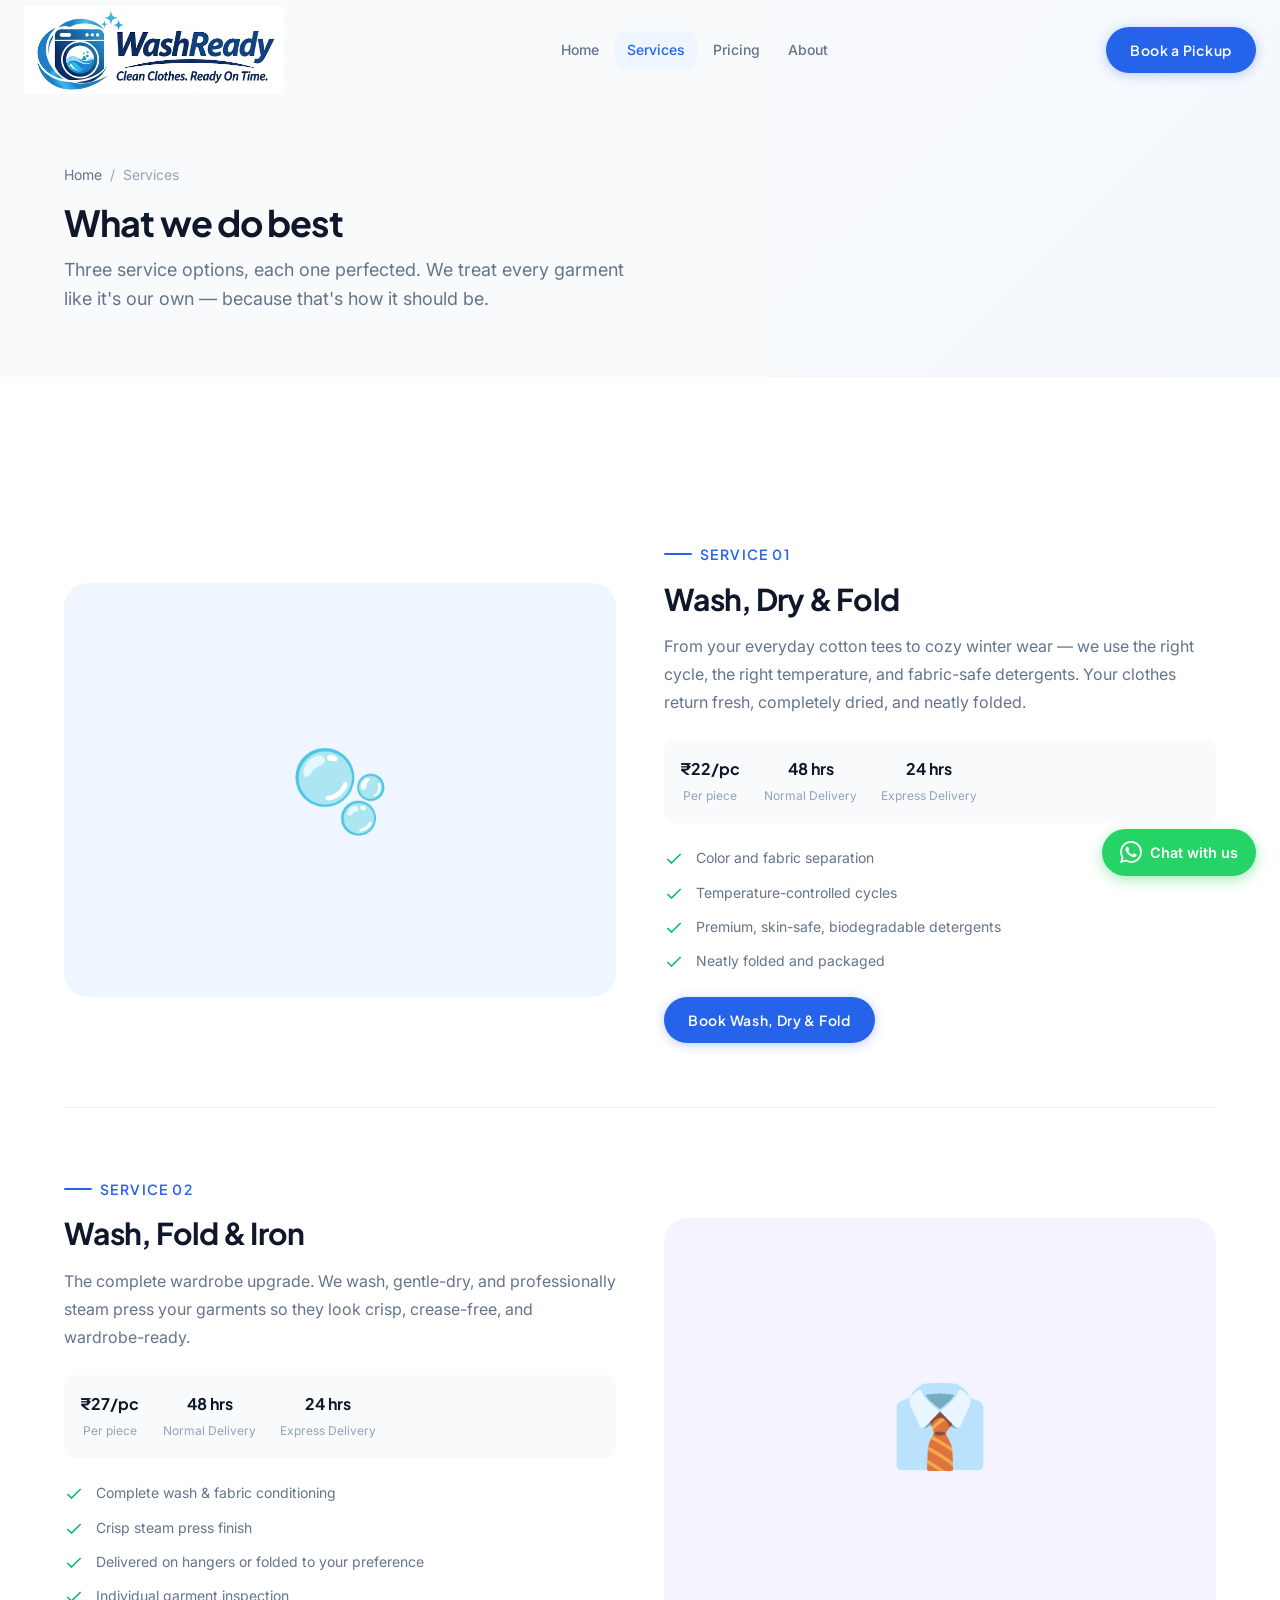
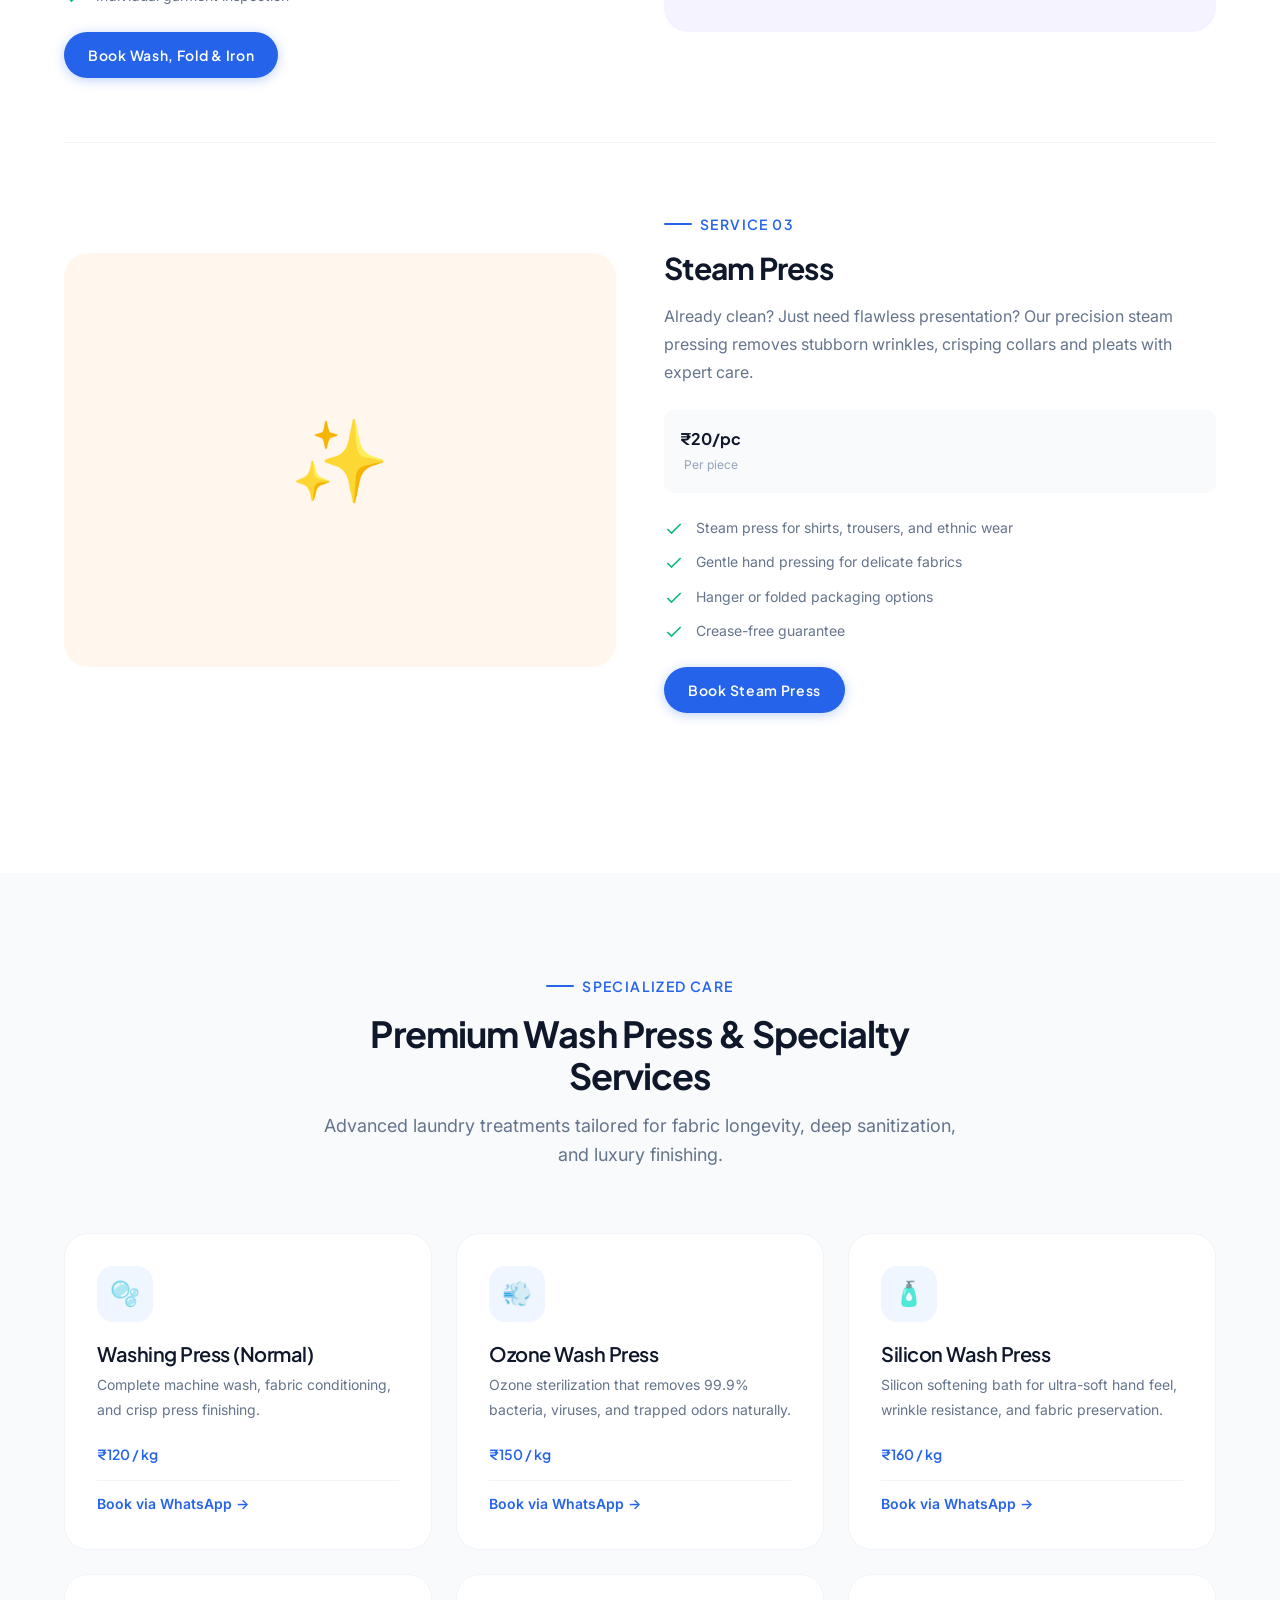
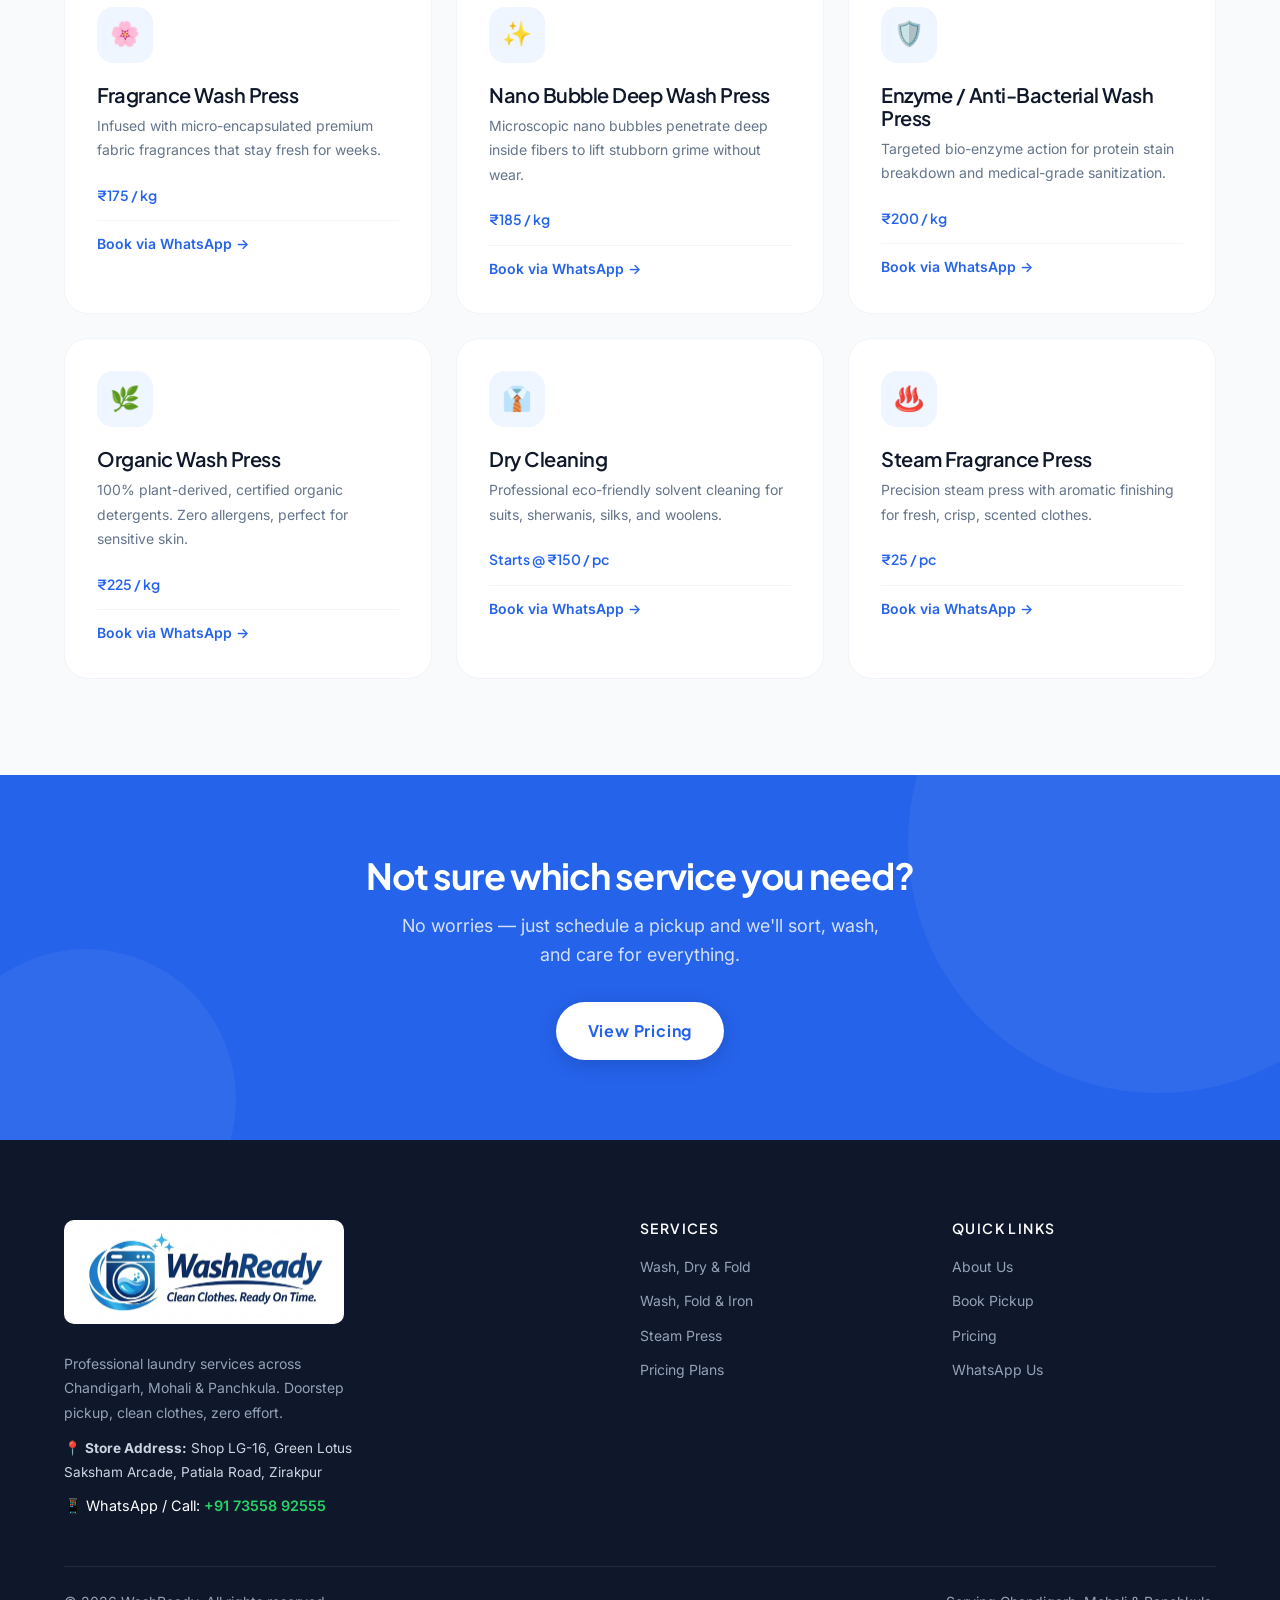
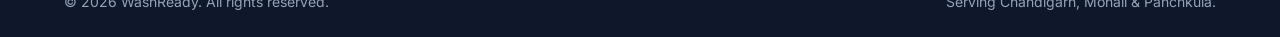
<file: services.html>
<!DOCTYPE html>
<html lang="en">
<head>
  <meta charset="UTF-8">
  <meta name="viewport" content="width=device-width, initial-scale=1.0">
  <title>Our Services — WashReady</title>
  <meta name="description" content="Explore WashReady's laundry services: washing, deep cleaning, drying, and ironing. Every fabric handled with expert care.">
  <link rel="preconnect" href="https://fonts.googleapis.com">
  <link rel="preconnect" href="https://fonts.gstatic.com" crossorigin>
  <link href="https://fonts.googleapis.com/css2?family=Inter:wght@400;500;600&family=Plus+Jakarta+Sans:wght@600;700;800&display=swap" rel="stylesheet">
  <link rel="stylesheet" href="css/style.css">
</head>
<body>

  <!-- NAVBAR -->
  <nav class="navbar" id="navbar">
    <div class="navbar__inner">
      <a href="index.html" class="navbar__logo">
        <img src="image.png" alt="WashReady Logo" class="navbar__logo-img">
      </a>
      <div class="navbar__links">
        <a href="index.html" class="navbar__link">Home</a>
        <a href="services.html" class="navbar__link active">Services</a>
        <a href="pricing.html" class="navbar__link">Pricing</a>
        <a href="about.html" class="navbar__link">About</a>
      </div>
      <div class="navbar__actions">
        <a href="contact.html" class="btn btn--primary navbar__cta">Book a Pickup</a>
        <button class="navbar__toggle" id="navToggle" aria-label="Open menu" aria-controls="mobileMenu" aria-expanded="false">
          <span></span><span></span><span></span>
        </button>
      </div>
    </div>
    <div class="navbar__mobile" id="mobileMenu" aria-hidden="true" inert>
      <div class="navbar__mobile-links">
        <a href="index.html" class="navbar__mobile-link">Home</a>
        <a href="services.html" class="navbar__mobile-link">Services</a>
        <a href="pricing.html" class="navbar__mobile-link">Pricing</a>
        <a href="about.html" class="navbar__mobile-link">About</a>
      </div>
      <a href="contact.html" class="btn btn--primary btn--lg">Book a Pickup</a>
    </div>
  </nav>

  <!-- PAGE HEADER -->
  <section class="page-header">
    <div class="container">
      <div class="page-header__content">
        <div class="page-header__breadcrumb">
          <a href="index.html">Home</a>
          <span>/</span>
          <span>Services</span>
        </div>
        <h1>What we do best</h1>
        <p>Three service options, each one perfected. We treat every garment like it's our own — because that's how it should be.</p>
      </div>
    </div>
  </section>

  <!-- SERVICES DETAIL -->
  <section class="section">
    <div class="container">

      <!-- Wash, Dry & Fold -->
      <div class="service-detail reveal">
        <div class="service-detail__visual">
          <div class="service-detail__visual-placeholder service-detail__visual-placeholder--wash">🫧</div>
        </div>
        <div class="service-detail__content">
          <span class="section-label">Service 01</span>
          <h3>Wash, Dry & Fold</h3>
          <p>From your everyday cotton tees to cozy winter wear — we use the right cycle, the right temperature, and fabric-safe detergents. Your clothes return fresh, completely dried, and neatly folded.</p>
          <div class="service-detail__meta">
            <div class="service-detail__meta-item">
              <span class="service-detail__meta-value">₹22/pc</span>
              <span class="service-detail__meta-label">Per piece</span>
            </div>
            <div class="service-detail__meta-item">
              <span class="service-detail__meta-value">48 hrs</span>
              <span class="service-detail__meta-label">Normal Delivery</span>
            </div>
            <div class="service-detail__meta-item">
              <span class="service-detail__meta-value">24 hrs</span>
              <span class="service-detail__meta-label">Express Delivery</span>
            </div>
          </div>
          <div class="service-detail__features">
            <div class="service-detail__feature">
              <svg viewBox="0 0 24 24" fill="none" stroke="currentColor" stroke-width="2"><polyline points="20 6 9 17 4 12"/></svg>
              Color and fabric separation
            </div>
            <div class="service-detail__feature">
              <svg viewBox="0 0 24 24" fill="none" stroke="currentColor" stroke-width="2"><polyline points="20 6 9 17 4 12"/></svg>
              Temperature-controlled cycles
            </div>
            <div class="service-detail__feature">
              <svg viewBox="0 0 24 24" fill="none" stroke="currentColor" stroke-width="2"><polyline points="20 6 9 17 4 12"/></svg>
              Premium, skin-safe, biodegradable detergents
            </div>
            <div class="service-detail__feature">
              <svg viewBox="0 0 24 24" fill="none" stroke="currentColor" stroke-width="2"><polyline points="20 6 9 17 4 12"/></svg>
              Neatly folded and packaged
            </div>
          </div>
          <a href="pricing.html" class="btn btn--primary">Book Wash, Dry & Fold</a>
        </div>
      </div>

      <!-- Wash, Fold & Iron -->
      <div class="service-detail reveal">
        <div class="service-detail__visual">
          <div class="service-detail__visual-placeholder service-detail__visual-placeholder--iron">👔</div>
        </div>
        <div class="service-detail__content">
          <span class="section-label">Service 02</span>
          <h3>Wash, Fold & Iron</h3>
          <p>The complete wardrobe upgrade. We wash, gentle-dry, and professionally steam press your garments so they look crisp, crease-free, and wardrobe-ready.</p>
          <div class="service-detail__meta">
            <div class="service-detail__meta-item">
              <span class="service-detail__meta-value">₹27/pc</span>
              <span class="service-detail__meta-label">Per piece</span>
            </div>
            <div class="service-detail__meta-item">
              <span class="service-detail__meta-value">48 hrs</span>
              <span class="service-detail__meta-label">Normal Delivery</span>
            </div>
            <div class="service-detail__meta-item">
              <span class="service-detail__meta-value">24 hrs</span>
              <span class="service-detail__meta-label">Express Delivery</span>
            </div>
          </div>
          <div class="service-detail__features">
            <div class="service-detail__feature">
              <svg viewBox="0 0 24 24" fill="none" stroke="currentColor" stroke-width="2"><polyline points="20 6 9 17 4 12"/></svg>
              Complete wash & fabric conditioning
            </div>
            <div class="service-detail__feature">
              <svg viewBox="0 0 24 24" fill="none" stroke="currentColor" stroke-width="2"><polyline points="20 6 9 17 4 12"/></svg>
              Crisp steam press finish
            </div>
            <div class="service-detail__feature">
              <svg viewBox="0 0 24 24" fill="none" stroke="currentColor" stroke-width="2"><polyline points="20 6 9 17 4 12"/></svg>
              Delivered on hangers or folded to your preference
            </div>
            <div class="service-detail__feature">
              <svg viewBox="0 0 24 24" fill="none" stroke="currentColor" stroke-width="2"><polyline points="20 6 9 17 4 12"/></svg>
              Individual garment inspection
            </div>
          </div>
          <a href="pricing.html" class="btn btn--primary">Book Wash, Fold & Iron</a>
        </div>
      </div>

      <!-- Steam Press -->
      <div class="service-detail reveal">
        <div class="service-detail__visual">
          <div class="service-detail__visual-placeholder service-detail__visual-placeholder--dry">✨</div>
        </div>
        <div class="service-detail__content">
          <span class="section-label">Service 03</span>
          <h3>Steam Press</h3>
          <p>Already clean? Just need flawless presentation? Our precision steam pressing removes stubborn wrinkles, crisping collars and pleats with expert care.</p>
          <div class="service-detail__meta">
            <div class="service-detail__meta-item">
              <span class="service-detail__meta-value">₹20/pc</span>
              <span class="service-detail__meta-label">Per piece</span>
            </div>
          </div>
          <div class="service-detail__features">
            <div class="service-detail__feature">
              <svg viewBox="0 0 24 24" fill="none" stroke="currentColor" stroke-width="2"><polyline points="20 6 9 17 4 12"/></svg>
              Steam press for shirts, trousers, and ethnic wear
            </div>
            <div class="service-detail__feature">
              <svg viewBox="0 0 24 24" fill="none" stroke="currentColor" stroke-width="2"><polyline points="20 6 9 17 4 12"/></svg>
              Gentle hand pressing for delicate fabrics
            </div>
            <div class="service-detail__feature">
              <svg viewBox="0 0 24 24" fill="none" stroke="currentColor" stroke-width="2"><polyline points="20 6 9 17 4 12"/></svg>
              Hanger or folded packaging options
            </div>
            <div class="service-detail__feature">
              <svg viewBox="0 0 24 24" fill="none" stroke="currentColor" stroke-width="2"><polyline points="20 6 9 17 4 12"/></svg>
              Crease-free guarantee
            </div>
          </div>
          <a href="pricing.html" class="btn btn--primary">Book Steam Press</a>
        </div>
      </div>

    </div>
  </section>

  <!-- SPECIALIZED PREMIUM WASH & PRESS SERVICES -->
  <section class="section section--alt">
    <div class="container">
      <div class="section-header centered reveal">
        <span class="section-label">Specialized Care</span>
        <h2>Premium Wash Press & Specialty Services</h2>
        <p>Advanced laundry treatments tailored for fabric longevity, deep sanitization, and luxury finishing.</p>
      </div>

      <div class="services-grid services-grid--specialized">
        <div class="service-card reveal reveal-delay-1">
          <div class="service-card__icon">🫧</div>
          <h3 class="service-card__title">Washing Press (Normal)</h3>
          <p class="service-card__desc">Complete machine wash, fabric conditioning, and crisp press finishing.</p>
          <span class="service-card__price">₹120 / kg</span>
          <a href="contact.html" class="service-card__link">Book via WhatsApp →</a>
        </div>

        <div class="service-card reveal reveal-delay-2">
          <div class="service-card__icon">💨</div>
          <h3 class="service-card__title">Ozone Wash Press</h3>
          <p class="service-card__desc">Ozone sterilization that removes 99.9% bacteria, viruses, and trapped odors naturally.</p>
          <span class="service-card__price">₹150 / kg</span>
          <a href="contact.html" class="service-card__link">Book via WhatsApp →</a>
        </div>

        <div class="service-card reveal reveal-delay-3">
          <div class="service-card__icon">🧴</div>
          <h3 class="service-card__title">Silicon Wash Press</h3>
          <p class="service-card__desc">Silicon softening bath for ultra-soft hand feel, wrinkle resistance, and fabric preservation.</p>
          <span class="service-card__price">₹160 / kg</span>
          <a href="contact.html" class="service-card__link">Book via WhatsApp →</a>
        </div>

        <div class="service-card reveal reveal-delay-1">
          <div class="service-card__icon">🌸</div>
          <h3 class="service-card__title">Fragrance Wash Press</h3>
          <p class="service-card__desc">Infused with micro-encapsulated premium fabric fragrances that stay fresh for weeks.</p>
          <span class="service-card__price">₹175 / kg</span>
          <a href="contact.html" class="service-card__link">Book via WhatsApp →</a>
        </div>

        <div class="service-card reveal reveal-delay-2">
          <div class="service-card__icon">✨</div>
          <h3 class="service-card__title">Nano Bubble Deep Wash Press</h3>
          <p class="service-card__desc">Microscopic nano bubbles penetrate deep inside fibers to lift stubborn grime without wear.</p>
          <span class="service-card__price">₹185 / kg</span>
          <a href="contact.html" class="service-card__link">Book via WhatsApp →</a>
        </div>

        <div class="service-card reveal reveal-delay-3">
          <div class="service-card__icon">🛡️</div>
          <h3 class="service-card__title">Enzyme / Anti-Bacterial Wash Press</h3>
          <p class="service-card__desc">Targeted bio-enzyme action for protein stain breakdown and medical-grade sanitization.</p>
          <span class="service-card__price">₹200 / kg</span>
          <a href="contact.html" class="service-card__link">Book via WhatsApp →</a>
        </div>

        <div class="service-card reveal reveal-delay-1">
          <div class="service-card__icon">🌿</div>
          <h3 class="service-card__title">Organic Wash Press</h3>
          <p class="service-card__desc">100% plant-derived, certified organic detergents. Zero allergens, perfect for sensitive skin.</p>
          <span class="service-card__price">₹225 / kg</span>
          <a href="contact.html" class="service-card__link">Book via WhatsApp →</a>
        </div>

        <div class="service-card reveal reveal-delay-2">
          <div class="service-card__icon">👔</div>
          <h3 class="service-card__title">Dry Cleaning</h3>
          <p class="service-card__desc">Professional eco-friendly solvent cleaning for suits, sherwanis, silks, and woolens.</p>
          <span class="service-card__price">Starts @ ₹150 / pc</span>
          <a href="contact.html" class="service-card__link">Book via WhatsApp →</a>
        </div>

        <div class="service-card reveal reveal-delay-3">
          <div class="service-card__icon">♨️</div>
          <h3 class="service-card__title">Steam Fragrance Press</h3>
          <p class="service-card__desc">Precision steam press with aromatic finishing for fresh, crisp, scented clothes.</p>
          <span class="service-card__price">₹25 / pc</span>
          <a href="contact.html" class="service-card__link">Book via WhatsApp →</a>
        </div>
      </div>
    </div>
  </section>

  <!-- CTA -->
  <section class="cta-section">
    <div class="container">
      <div class="cta-section__inner reveal">
        <h2>Not sure which service you need?</h2>
        <p>No worries — just schedule a pickup and we'll sort, wash, and care for everything.</p>
        <a href="pricing.html" class="btn btn--white btn--lg">View Pricing</a>
      </div>
    </div>
  </section>

  <!-- FOOTER -->
  <footer class="footer">
    <div class="container">
      <div class="footer__top">
        <div class="footer__brand">
          <a href="index.html" class="navbar__logo" style="margin-bottom: 0.75rem;">
            <img src="image.png" alt="WashReady Logo" class="footer__logo-img">
          </a>
          <p>Professional laundry services across Chandigarh, Mohali & Panchkula. Doorstep pickup, clean clothes, zero effort.</p>
          <p style="margin-top: 0.75rem; font-size: 0.85rem; color: #cbd5e1;">
            📍 <strong>Store Address:</strong> Shop LG-16, Green Lotus Saksham Arcade, Patiala Road, Zirakpur
          </p>
          <p style="margin-top: 0.5rem; font-size: 0.9rem; color: #fff;">
            📱 WhatsApp / Call: <a href="https://wa.me/917355892555" style="color: #25D366; font-weight: 600;">+91 73558 92555</a>
          </p>
        </div>
        <div>
          <h4 class="footer__col-title">Services</h4>
          <div class="footer__links">
            <a href="services.html" class="footer__link">Wash, Dry & Fold</a>
            <a href="services.html" class="footer__link">Wash, Fold & Iron</a>
            <a href="services.html" class="footer__link">Steam Press</a>
            <a href="pricing.html" class="footer__link">Pricing Plans</a>
          </div>
        </div>
        <div>
          <h4 class="footer__col-title">Quick Links</h4>
          <div class="footer__links">
            <a href="about.html" class="footer__link">About Us</a>
            <a href="contact.html" class="footer__link">Book Pickup</a>
            <a href="pricing.html" class="footer__link">Pricing</a>
            <a href="https://wa.me/917355892555" target="_blank" rel="noopener" class="footer__link">WhatsApp Us</a>
          </div>
        </div>
      </div>
      <div class="footer__bottom">
        <span>© 2026 WashReady. All rights reserved.</span>
        <span>Serving Chandigarh, Mohali & Panchkula.</span>
      </div>
    </div>
  </footer>

  <!-- WhatsApp Floating Button -->
  <a href="https://wa.me/917355892555?text=Hi%20WashReady!%20I%20have%20a%20question%20about%20your%20laundry%20service." class="whatsapp-float" target="_blank" rel="noopener" aria-label="Chat on WhatsApp">
    <svg viewBox="0 0 24 24"><path d="M17.472 14.382c-.297-.149-1.758-.867-2.03-.967-.273-.099-.471-.148-.67.15-.197.297-.767.966-.94 1.164-.173.199-.347.223-.644.075-.297-.15-1.255-.463-2.39-1.475-.883-.788-1.48-1.761-1.653-2.059-.173-.297-.018-.458.13-.606.134-.133.298-.347.446-.52.149-.174.198-.298.298-.497.099-.198.05-.371-.025-.52-.075-.149-.669-1.612-.916-2.207-.242-.579-.487-.5-.669-.51-.173-.008-.371-.01-.57-.01-.198 0-.52.074-.792.372-.272.297-1.04 1.016-1.04 2.479 0 1.462 1.065 2.875 1.213 3.074.149.198 2.096 3.2 5.077 4.487.709.306 1.262.489 1.694.625.712.227 1.36.195 1.871.118.571-.085 1.758-.719 2.006-1.413.248-.694.248-1.289.173-1.413-.074-.124-.272-.198-.57-.347m-5.421 7.403h-.004a9.87 9.87 0 01-5.031-1.378l-.361-.214-3.741.982.998-3.648-.235-.374a9.86 9.86 0 01-1.51-5.26c.001-5.45 4.436-9.884 9.888-9.884 2.64 0 5.122 1.03 6.988 2.898a9.825 9.825 0 012.893 6.994c-.003 5.45-4.437 9.884-9.885 9.884m8.413-18.297A11.815 11.815 0 0012.05 0C5.495 0 .16 5.335.157 11.892c0 2.096.547 4.142 1.588 5.945L.057 24l6.305-1.654a11.882 11.882 0 005.683 1.448h.005c6.554 0 11.89-5.335 11.893-11.893a11.821 11.821 0 00-3.48-8.413z"/></svg>
    <span>Chat with us</span>
  </a>

  <button class="back-to-top" id="backToTop" aria-label="Back to top">
    <svg viewBox="0 0 24 24" fill="none" stroke="currentColor" stroke-width="2"><path d="m18 15-6-6-6 6"/></svg>
  </button>

  <script src="js/main.js"></script>
</body>
</html>
</file>
<file: css/style.css>
/* ============================================================
   WashReady — Design System
   A premium, hand-crafted design. Not your typical template.
   ============================================================ */

/* ===== 1. CUSTOM PROPERTIES ===== */
:root {
  /* — Palette — */
  --blue-50: #eff6ff;
  --blue-100: #dbeafe;
  --blue-200: #bfdbfe;
  --blue-400: #60a5fa;
  --blue-500: #3b82f6;
  --blue-600: #2563eb;
  --blue-700: #1d4ed8;
  --blue-800: #1e40af;
  --blue-900: #1e3a8a;

  --orange-50: #fff7ed;
  --orange-100: #ffedd5;
  --orange-400: #fb923c;
  --orange-500: #f97316;
  --orange-600: #ea580c;

  --slate-50: #f8fafc;
  --slate-100: #f1f5f9;
  --slate-200: #e2e8f0;
  --slate-300: #cbd5e1;
  --slate-400: #94a3b8;
  --slate-500: #64748b;
  --slate-600: #475569;
  --slate-700: #334155;
  --slate-800: #1e293b;
  --slate-900: #0f172a;

  --emerald-400: #34d399;
  --emerald-500: #10b981;

  --white: #ffffff;

  /* — Semantic — */
  --color-primary: var(--blue-600);
  --color-primary-hover: var(--blue-700);
  --color-primary-light: var(--blue-50);
  --color-accent: var(--orange-500);
  --color-accent-hover: var(--orange-600);
  --color-accent-light: var(--orange-50);
  --color-success: var(--emerald-500);

  --color-bg: var(--white);
  --color-bg-alt: var(--slate-50);
  --color-bg-dark: var(--slate-900);
  --color-bg-dark-surface: var(--slate-800);

  --color-text: var(--slate-800);
  --color-text-secondary: var(--slate-500);
  --color-text-light: var(--slate-400);
  --color-text-on-dark: var(--slate-100);
  --color-text-on-dark-secondary: var(--slate-400);

  --color-border: var(--slate-200);
  --color-border-light: var(--slate-100);

  /* — Typography — */
  --font-heading: 'Plus Jakarta Sans', sans-serif;
  --font-body: 'Inter', sans-serif;

  --text-xs: 0.75rem;
  --text-sm: 0.875rem;
  --text-base: 1rem;
  --text-lg: 1.125rem;
  --text-xl: 1.25rem;
  --text-2xl: 1.5rem;
  --text-3xl: 1.875rem;
  --text-4xl: 2.25rem;
  --text-5xl: 3rem;
  --text-6xl: 3.75rem;
  --text-7xl: 4.5rem;

  --weight-normal: 400;
  --weight-medium: 500;
  --weight-semibold: 600;
  --weight-bold: 700;
  --weight-extrabold: 800;

  --leading-tight: 1.15;
  --leading-snug: 1.3;
  --leading-normal: 1.6;
  --leading-relaxed: 1.75;

  --tracking-tight: -0.025em;
  --tracking-normal: 0;
  --tracking-wide: 0.05em;
  --tracking-wider: 0.1em;

  /* — Spacing — */
  --space-1: 0.25rem;
  --space-2: 0.5rem;
  --space-3: 0.75rem;
  --space-4: 1rem;
  --space-5: 1.25rem;
  --space-6: 1.5rem;
  --space-8: 2rem;
  --space-10: 2.5rem;
  --space-12: 3rem;
  --space-16: 4rem;
  --space-20: 5rem;
  --space-24: 6rem;
  --space-32: 8rem;

  /* — Layout — */
  --max-width: 1200px;
  --max-width-narrow: 800px;
  --max-width-wide: 1400px;
  --nav-height: 100px;

  /* — Radius — */
  --radius-sm: 6px;
  --radius-md: 10px;
  --radius-lg: 16px;
  --radius-xl: 24px;
  --radius-2xl: 32px;
  --radius-full: 9999px;

  /* — Shadows — */
  --shadow-sm: 0 1px 2px rgba(0,0,0,0.05);
  --shadow-md: 0 4px 12px rgba(0,0,0,0.07);
  --shadow-lg: 0 8px 30px rgba(0,0,0,0.08);
  --shadow-xl: 0 16px 48px rgba(0,0,0,0.1);
  --shadow-glow-blue: 0 0 40px rgba(37,99,235,0.15);
  --shadow-glow-orange: 0 0 40px rgba(249,115,22,0.15);

  /* — Transitions — */
  --ease-out: cubic-bezier(0.16, 1, 0.3, 1);
  --ease-in-out: cubic-bezier(0.65, 0, 0.35, 1);
  --ease-spring: cubic-bezier(0.34, 1.56, 0.64, 1);
  --duration-fast: 150ms;
  --duration-base: 250ms;
  --duration-slow: 400ms;
  --duration-slower: 600ms;
}

/* ===== 2. RESET ===== */
*,
*::before,
*::after {
  box-sizing: border-box;
  margin: 0;
  padding: 0;
}

html {
  scroll-behavior: smooth;
  -webkit-text-size-adjust: 100%;
  scroll-padding-top: var(--nav-height);
}

body {
  font-family: var(--font-body);
  font-size: var(--text-base);
  line-height: var(--leading-normal);
  color: var(--color-text);
  background: var(--color-bg);
  -webkit-font-smoothing: antialiased;
  -moz-osx-font-smoothing: grayscale;
  overflow-x: hidden;
}

img, svg, video {
  display: block;
  max-width: 100%;
  height: auto;
}

a {
  color: inherit;
  text-decoration: none;
}

button {
  font: inherit;
  cursor: pointer;
  border: none;
  background: none;
}

ul, ol {
  list-style: none;
}

input, textarea, select {
  font: inherit;
  color: inherit;
}

/* ===== 3. TYPOGRAPHY ===== */
h1, h2, h3, h4, h5, h6 {
  font-family: var(--font-heading);
  font-weight: var(--weight-bold);
  line-height: var(--leading-tight);
  letter-spacing: var(--tracking-tight);
  color: var(--slate-900);
}

h1 { font-size: var(--text-5xl); }
h2 { font-size: var(--text-4xl); }
h3 { font-size: var(--text-2xl); }
h4 { font-size: var(--text-xl); }

p {
  line-height: var(--leading-normal);
  color: var(--color-text-secondary);
}

.text-gradient {
  background: linear-gradient(135deg, var(--color-primary), var(--blue-400));
  -webkit-background-clip: text;
  -webkit-text-fill-color: transparent;
  background-clip: text;
}

.text-accent {
  color: var(--color-accent);
}

/* ===== 4. UTILITIES ===== */
.container {
  width: 100%;
  max-width: var(--max-width);
  margin: 0 auto;
  padding: 0 var(--space-6);
}

.container--wide {
  max-width: var(--max-width-wide);
}

.container--narrow {
  max-width: var(--max-width-narrow);
}

.section {
  padding: var(--space-24) 0;
  position: relative;
}

.section--dark {
  background: var(--color-bg-dark);
  color: var(--color-text-on-dark);
}

.section--dark h2,
.section--dark h3,
.section--dark h4 {
  color: var(--white);
}

.section--dark p {
  color: var(--color-text-on-dark-secondary);
}

.section--alt {
  background: var(--color-bg-alt);
}

.section-label {
  display: inline-flex;
  align-items: center;
  gap: var(--space-2);
  font-family: var(--font-heading);
  font-size: var(--text-sm);
  font-weight: var(--weight-semibold);
  letter-spacing: var(--tracking-wider);
  text-transform: uppercase;
  color: var(--color-primary);
  margin-bottom: var(--space-4);
}

.section-label::before {
  content: '';
  width: 28px;
  height: 2px;
  background: var(--color-primary);
  border-radius: var(--radius-full);
}

.section--dark .section-label {
  color: var(--blue-400);
}

.section--dark .section-label::before {
  background: var(--blue-400);
}

.section-header {
  max-width: 640px;
  margin-bottom: var(--space-16);
}

.section-header.centered {
  text-align: center;
  margin-left: auto;
  margin-right: auto;
}

.section-header p {
  margin-top: var(--space-4);
  font-size: var(--text-lg);
}

.sr-only {
  position: absolute;
  width: 1px;
  height: 1px;
  overflow: hidden;
  clip: rect(0,0,0,0);
  white-space: nowrap;
  border: 0;
}

/* ===== 5. BUTTONS ===== */
.btn {
  display: inline-flex;
  align-items: center;
  justify-content: center;
  gap: var(--space-2);
  padding: var(--space-3) var(--space-6);
  font-family: var(--font-heading);
  font-size: var(--text-sm);
  font-weight: var(--weight-semibold);
  letter-spacing: var(--tracking-wide);
  border-radius: var(--radius-full);
  transition: all var(--duration-base) var(--ease-out);
  position: relative;
  overflow: hidden;
  white-space: nowrap;
}

.btn--primary {
  background: var(--color-primary);
  color: var(--white);
  box-shadow: 0 2px 12px rgba(37,99,235,0.3);
}

.btn--primary:hover {
  background: var(--color-primary-hover);
  box-shadow: 0 4px 20px rgba(37,99,235,0.4);
  transform: translateY(-2px);
}

.btn--accent {
  background: var(--color-accent);
  color: var(--white);
  box-shadow: 0 2px 12px rgba(249,115,22,0.3);
}

.btn--accent:hover {
  background: var(--color-accent-hover);
  box-shadow: 0 4px 20px rgba(249,115,22,0.4);
  transform: translateY(-2px);
}

.btn--outline {
  border: 1.5px solid var(--color-border);
  color: var(--color-text);
  background: var(--white);
}

.btn--outline:hover {
  border-color: var(--color-primary);
  color: var(--color-primary);
  background: var(--color-primary-light);
}

.btn--ghost {
  color: var(--color-text-secondary);
}

.btn--ghost:hover {
  color: var(--color-primary);
  background: var(--color-primary-light);
}

.btn--lg {
  padding: var(--space-4) var(--space-8);
  font-size: var(--text-base);
}

.btn--sm {
  padding: var(--space-2) var(--space-4);
  font-size: var(--text-xs);
}

.btn--icon {
  width: 40px;
  height: 40px;
  padding: 0;
  border-radius: var(--radius-full);
}

.btn svg {
  width: 18px;
  height: 18px;
  flex-shrink: 0;
}

/* ===== 6. NAVBAR ===== */
.navbar {
  position: fixed;
  top: 0;
  left: 0;
  right: 0;
  height: var(--nav-height);
  z-index: 1000;
  transition: all var(--duration-base) var(--ease-out);
}

.navbar.scrolled {
  background: rgba(255,255,255,0.92);
  backdrop-filter: blur(16px) saturate(180%);
  -webkit-backdrop-filter: blur(16px) saturate(180%);
  border-bottom: 1px solid var(--color-border-light);
  box-shadow: var(--shadow-sm);
}

.navbar__inner {
  display: flex;
  align-items: center;
  justify-content: space-between;
  height: 100%;
  max-width: var(--max-width-wide);
  margin: 0 auto;
  padding: 0 var(--space-6);
}

.navbar__logo {
  min-width: 0;
  display: flex;
  align-items: center;
  gap: var(--space-2);
  font-family: var(--font-heading);
  font-size: var(--text-xl);
  font-weight: var(--weight-extrabold);
  color: var(--slate-900);
  z-index: 1001;
}

.navbar__logo-img {
  height: 88px;
  width: 260px;
  max-width: 100%;
  object-fit: cover;
  object-position: center;
  display: block;
}

.footer__logo-img {
  height: 104px;
  width: 280px;
  max-width: 100%;
  object-fit: cover;
  object-position: center;
  display: block;
  margin-bottom: var(--space-3);
  background: #ffffff;
  padding: 6px 12px;
  border-radius: var(--radius-md);
}

.navbar__links {
  display: flex;
  align-items: center;
  gap: var(--space-1);
}

.navbar__link {
  padding: var(--space-2) var(--space-3);
  font-size: var(--text-sm);
  font-weight: var(--weight-medium);
  color: var(--color-text-secondary);
  border-radius: var(--radius-md);
  transition: all var(--duration-fast) ease;
}

.navbar__link:hover,
.navbar__link.active {
  color: var(--color-primary);
  background: var(--color-primary-light);
}

.navbar__actions {
  display: flex;
  align-items: center;
  gap: var(--space-3);
}

.navbar__cta {
  display: inline-flex;
}

/* Hamburger */
.navbar__toggle {
  display: none;
  flex-direction: column;
  gap: 5px;
  width: 44px;
  height: 44px;
  padding: 10px;
  align-items: center;
  justify-content: center;
  flex-shrink: 0;
  cursor: pointer;
  z-index: 1001;
}

.navbar__toggle span {
  display: block;
  width: 100%;
  height: 2px;
  background: var(--color-text);
  border-radius: var(--radius-full);
  transition: all var(--duration-base) var(--ease-out);
  transform-origin: center;
}

.navbar__toggle.open span:first-child {
  transform: rotate(45deg) translate(5px, 5px);
}

.navbar__toggle.open span:nth-child(2) {
  opacity: 0;
  transform: scaleX(0);
}

.navbar__toggle.open span:last-child {
  transform: rotate(-45deg) translate(5px, -5px);
}

/* Mobile Menu */
.navbar__mobile {
  position: fixed;
  top: 0;
  right: 0;
  width: 100%;
  height: 100vh;
  height: 100dvh;
  background: var(--white);
  padding: calc(var(--nav-height) + var(--space-8)) var(--space-6) var(--space-6);
  overflow-y: auto;
  overscroll-behavior: contain;
  visibility: hidden;
  pointer-events: none;
  transform: translateX(100%);
  transition: transform var(--duration-slow) var(--ease-out), visibility var(--duration-slow);
  z-index: 999;
}

.navbar__mobile.open {
  visibility: visible;
  pointer-events: auto;
  transform: translateX(0);
}

.navbar__mobile-links {
  display: flex;
  flex-direction: column;
  gap: var(--space-2);
}

.navbar__mobile-link {
  display: block;
  padding: var(--space-4) var(--space-4);
  font-family: var(--font-heading);
  font-size: var(--text-xl);
  font-weight: var(--weight-semibold);
  color: var(--color-text);
  border-radius: var(--radius-md);
  transition: all var(--duration-fast) ease;
}

.navbar__mobile-link:hover {
  background: var(--color-primary-light);
  color: var(--color-primary);
}

.navbar__mobile .btn {
  width: 100%;
  margin-top: var(--space-6);
  padding: var(--space-4);
  font-size: var(--text-lg);
}

/* ===== 7. HERO ===== */
.hero {
  min-height: 100vh;
  display: flex;
  align-items: center;
  padding-top: var(--nav-height);
  position: relative;
  overflow: hidden;
  background: var(--color-bg);
}

.hero__grid {
  display: grid;
  grid-template-columns: 1fr 1fr;
  gap: var(--space-16);
  align-items: center;
  min-height: calc(100vh - var(--nav-height));
  padding: var(--space-16) 0;
}

.hero__content {
  position: relative;
  z-index: 2;
}

.hero__badge {
  display: inline-flex;
  align-items: center;
  gap: var(--space-2);
  padding: var(--space-2) var(--space-4);
  background: var(--color-primary-light);
  border: 1px solid var(--blue-100);
  border-radius: var(--radius-full);
  font-size: var(--text-sm);
  font-weight: var(--weight-medium);
  color: var(--color-primary);
  margin-bottom: var(--space-6);
}

.hero__badge-dot {
  width: 8px;
  height: 8px;
  background: var(--color-success);
  border-radius: var(--radius-full);
  animation: pulse-dot 2s infinite;
}

.hero__title {
  font-size: var(--text-6xl);
  font-weight: var(--weight-extrabold);
  line-height: 1.05;
  letter-spacing: -0.03em;
  margin-bottom: var(--space-6);
}

.hero__title-line {
  display: block;
}

.hero__title-highlight {
  position: relative;
  display: inline-block;
}

.hero__title-highlight::after {
  content: '';
  position: absolute;
  bottom: 4px;
  left: -4px;
  right: -4px;
  height: 12px;
  background: var(--orange-100);
  border-radius: var(--radius-sm);
  z-index: -1;
  transform: rotate(-1deg);
}

.hero__subtitle {
  font-size: var(--text-lg);
  color: var(--color-text-secondary);
  max-width: 480px;
  margin-bottom: var(--space-8);
  line-height: var(--leading-relaxed);
}

.hero__actions {
  display: flex;
  align-items: center;
  gap: var(--space-4);
  margin-bottom: var(--space-10);
}

.hero__stats {
  display: flex;
  gap: var(--space-10);
  padding-top: var(--space-8);
  border-top: 1px solid var(--color-border);
}

.hero__stat-value {
  font-family: var(--font-heading);
  font-size: var(--text-3xl);
  font-weight: var(--weight-extrabold);
  color: var(--slate-900);
  line-height: 1;
  margin-bottom: var(--space-1);
}

.hero__stat-label {
  font-size: var(--text-sm);
  color: var(--color-text-light);
}

/* Hero Visual - Creative composition */
.hero__visual {
  position: relative;
  height: 560px;
}

.hero__image-wrapper {
  position: relative;
  width: 100%;
  height: 100%;
  border-radius: var(--radius-2xl);
  overflow: hidden;
}

.hero__visual {
  overflow: visible;
}

.hero__image-wrapper img {
  width: 100%;
  height: 100%;
  object-fit: cover;
}



/* Decorative shapes */
.hero__decor {
  position: absolute;
  border-radius: var(--radius-full);
  opacity: 0.5;
  pointer-events: none;
  z-index: 0;
}

.hero__decor--1 {
  width: 300px;
  height: 300px;
  background: var(--blue-50);
  top: 10%;
  right: -5%;
  filter: blur(60px);
}

.hero__decor--2 {
  width: 200px;
  height: 200px;
  background: var(--orange-50);
  bottom: 20%;
  left: 30%;
  filter: blur(40px);
}

/* ===== 8. TRUST BAR ===== */
.trust-bar {
  padding: var(--space-8) 0;
  border-top: 1px solid var(--color-border-light);
  border-bottom: 1px solid var(--color-border-light);
  background: var(--color-bg);
}

.trust-bar__inner {
  display: flex;
  align-items: center;
  justify-content: center;
  gap: var(--space-12);
  flex-wrap: wrap;
}

.trust-bar__item {
  display: flex;
  align-items: center;
  gap: var(--space-3);
  color: var(--color-text-light);
  font-size: var(--text-sm);
  font-weight: var(--weight-medium);
}

.trust-bar__icon {
  width: 20px;
  height: 20px;
  color: var(--color-primary);
}

/* ===== 9. HOW IT WORKS ===== */
.steps {
  display: grid;
  grid-template-columns: repeat(3, 1fr);
  gap: var(--space-8);
  position: relative;
}

/* Connecting line between steps */
.steps::before {
  content: '';
  position: absolute;
  top: 56px;
  left: calc(16.67% + 20px);
  right: calc(16.67% + 20px);
  height: 2px;
  background: linear-gradient(
    90deg,
    var(--color-border) 0%,
    var(--color-primary) 50%,
    var(--color-border) 100%
  );
  z-index: 0;
}

.step-card {
  text-align: center;
  position: relative;
  z-index: 1;
}

.step-card__number {
  width: 56px;
  height: 56px;
  border-radius: var(--radius-full);
  display: inline-flex;
  align-items: center;
  justify-content: center;
  font-family: var(--font-heading);
  font-size: var(--text-xl);
  font-weight: var(--weight-bold);
  margin-bottom: var(--space-5);
  background: var(--white);
  border: 2px solid var(--color-border);
  color: var(--color-text-light);
  transition: all var(--duration-slow) var(--ease-out);
}

.step-card:hover .step-card__number {
  background: var(--color-primary);
  border-color: var(--color-primary);
  color: var(--white);
  transform: scale(1.1);
  box-shadow: var(--shadow-glow-blue);
}

.step-card__icon {
  font-size: var(--text-3xl);
  margin-bottom: var(--space-4);
}

.step-card__title {
  font-size: var(--text-lg);
  font-weight: var(--weight-semibold);
  margin-bottom: var(--space-2);
}

.step-card__desc {
  font-size: var(--text-sm);
  color: var(--color-text-secondary);
  max-width: 280px;
  margin: 0 auto;
}

/* ===== 10. SERVICE CARDS (Bento Grid) ===== */
.services-grid {
  display: grid;
  grid-template-columns: repeat(4, 1fr);
  grid-template-rows: auto;
  gap: var(--space-6);
}

.service-card {
  background: var(--white);
  border: 1px solid var(--color-border-light);
  border-radius: var(--radius-xl);
  padding: var(--space-8);
  position: relative;
  overflow: hidden;
  transition: all var(--duration-slow) var(--ease-out);
  cursor: pointer;
}

.service-card::before {
  content: '';
  position: absolute;
  top: 0;
  left: 0;
  right: 0;
  height: 4px;
  background: var(--service-accent, var(--color-primary));
  transform: scaleX(0);
  transform-origin: left;
  transition: transform var(--duration-slow) var(--ease-out);
}

.service-card:hover::before {
  transform: scaleX(1);
}

.service-card:hover {
  border-color: transparent;
  box-shadow: var(--shadow-xl);
  transform: translateY(-4px);
}

.service-card--wash { --service-accent: var(--blue-500); }
.service-card--clean { --service-accent: var(--emerald-500); }
.service-card--dry { --service-accent: var(--orange-500); }
.service-card--iron { --service-accent: #8b5cf6; }

.service-card__icon {
  width: 56px;
  height: 56px;
  border-radius: var(--radius-lg);
  display: flex;
  align-items: center;
  justify-content: center;
  font-size: var(--text-2xl);
  margin-bottom: var(--space-5);
  background: var(--service-bg, var(--blue-50));
}

.service-card--wash .service-card__icon { background: var(--blue-50); }
.service-card--clean .service-card__icon { background: #ecfdf5; }
.service-card--dry .service-card__icon { background: var(--orange-50); }
.service-card--iron .service-card__icon { background: #f5f3ff; }

.service-card__title {
  font-size: var(--text-xl);
  font-weight: var(--weight-semibold);
  margin-bottom: var(--space-2);
}

.service-card__desc {
  font-size: var(--text-sm);
  color: var(--color-text-secondary);
  margin-bottom: var(--space-5);
  line-height: var(--leading-relaxed);
}

.service-card__features {
  display: flex;
  flex-direction: column;
  gap: var(--space-2);
  margin-bottom: var(--space-5);
}

.service-card__feature {
  display: flex;
  align-items: center;
  gap: var(--space-2);
  font-size: var(--text-sm);
  color: var(--color-text-secondary);
}

.service-card__feature svg {
  width: 16px;
  height: 16px;
  color: var(--color-success);
  flex-shrink: 0;
}

.service-card__price {
  font-family: var(--font-heading);
  font-size: var(--text-sm);
  color: var(--color-primary);
  font-weight: var(--weight-semibold);
}

.service-card__link {
  display: inline-flex;
  align-items: center;
  gap: var(--space-2);
  font-size: var(--text-sm);
  font-weight: var(--weight-semibold);
  color: var(--color-primary);
  margin-top: var(--space-3);
  padding-top: var(--space-3);
  border-top: 1px solid var(--color-border-light);
  transition: gap var(--duration-base) var(--ease-out);
  width: 100%;
}

.service-card:hover .service-card__link {
  gap: var(--space-3);
}

.service-card__link svg {
  width: 16px;
  height: 16px;
  transition: transform var(--duration-base) var(--ease-out);
}

.service-card:hover .service-card__link svg {
  transform: translateX(4px);
}

/* ===== 11. WHY CHOOSE US ===== */
.why-grid {
  display: grid;
  grid-template-columns: repeat(4, 1fr);
  gap: var(--space-6);
}

.why-card {
  padding: var(--space-6);
  border-radius: var(--radius-xl);
  background: var(--color-bg-dark-surface);
  border: 1px solid rgba(255,255,255,0.05);
  transition: all var(--duration-slow) var(--ease-out);
}

.why-card:hover {
  background: rgba(255,255,255,0.08);
  border-color: rgba(255,255,255,0.1);
  transform: translateY(-4px);
}

.why-card__icon {
  width: 48px;
  height: 48px;
  border-radius: var(--radius-md);
  display: flex;
  align-items: center;
  justify-content: center;
  font-size: var(--text-xl);
  margin-bottom: var(--space-4);
  background: rgba(59,130,246,0.1);
}

.why-card__title {
  font-size: var(--text-lg);
  font-weight: var(--weight-semibold);
  margin-bottom: var(--space-2);
  color: var(--white);
}

.why-card__desc {
  font-size: var(--text-sm);
  color: var(--color-text-on-dark-secondary);
  line-height: var(--leading-relaxed);
}

/* ===== 12. PRICING CARDS ===== */
.pricing-grid {
  display: grid;
  grid-template-columns: repeat(3, 1fr);
  gap: var(--space-6);
  align-items: start;
}

.pricing-card {
  background: var(--white);
  border: 1px solid var(--color-border-light);
  border-radius: var(--radius-xl);
  padding: var(--space-8);
  position: relative;
  transition: all var(--duration-slow) var(--ease-out);
}

.pricing-card:hover {
  box-shadow: var(--shadow-xl);
}

.pricing-card--popular {
  border-color: var(--color-primary);
  box-shadow: var(--shadow-glow-blue);
  transform: scale(1.03);
}

.pricing-card--popular:hover {
  transform: scale(1.05);
}

.pricing-card__badge {
  position: absolute;
  top: -12px;
  left: 50%;
  transform: translateX(-50%);
  padding: var(--space-1) var(--space-4);
  background: var(--color-primary);
  color: var(--white);
  font-family: var(--font-heading);
  font-size: var(--text-xs);
  font-weight: var(--weight-semibold);
  letter-spacing: var(--tracking-wide);
  text-transform: uppercase;
  border-radius: var(--radius-full);
  white-space: nowrap;
}

.pricing-card__name {
  font-size: var(--text-lg);
  font-weight: var(--weight-semibold);
  margin-bottom: var(--space-2);
}

.pricing-card__desc {
  font-size: var(--text-sm);
  color: var(--color-text-secondary);
  margin-bottom: var(--space-6);
}

.pricing-card__price {
  display: flex;
  align-items: baseline;
  gap: var(--space-1);
  margin-bottom: var(--space-6);
}

.pricing-card__amount {
  font-family: var(--font-heading);
  font-size: var(--text-4xl);
  font-weight: var(--weight-extrabold);
  color: var(--slate-900);
}

.pricing-card__unit {
  font-size: var(--text-sm);
  color: var(--color-text-light);
}

.pricing-card__divider {
  height: 1px;
  background: var(--color-border-light);
  margin-bottom: var(--space-6);
}

.pricing-card__features {
  display: flex;
  flex-direction: column;
  gap: var(--space-3);
  margin-bottom: var(--space-8);
}

.pricing-card__feature {
  display: flex;
  align-items: center;
  gap: var(--space-3);
  font-size: var(--text-sm);
  color: var(--color-text-secondary);
}

.pricing-card__feature svg {
  width: 18px;
  height: 18px;
  color: var(--color-success);
  flex-shrink: 0;
}

.pricing-card .btn {
  width: 100%;
}

/* ===== 13. TESTIMONIALS ===== */
.testimonials__slider {
  position: relative;
  overflow: hidden;
}

.testimonials__track {
  display: flex;
  transition: transform var(--duration-slower) var(--ease-out);
}

.testimonial-card {
  flex: 0 0 100%;
  max-width: 100%;
  padding: 0 var(--space-4);
}

.testimonial-card__inner {
  background: var(--white);
  border: 1px solid var(--color-border-light);
  border-radius: var(--radius-xl);
  padding: var(--space-10);
  text-align: center;
  max-width: 700px;
  margin: 0 auto;
}

.testimonial-card__stars {
  display: flex;
  justify-content: center;
  gap: var(--space-1);
  margin-bottom: var(--space-5);
  color: #facc15;
  font-size: var(--text-xl);
}

.testimonial-card__quote {
  font-size: var(--text-xl);
  font-weight: var(--weight-medium);
  color: var(--slate-700);
  line-height: var(--leading-relaxed);
  margin-bottom: var(--space-6);
  font-style: italic;
}

.testimonial-card__author {
  display: flex;
  align-items: center;
  justify-content: center;
  gap: var(--space-3);
}

.testimonial-card__avatar {
  width: 48px;
  height: 48px;
  border-radius: var(--radius-full);
  background: var(--blue-100);
  display: flex;
  align-items: center;
  justify-content: center;
  font-family: var(--font-heading);
  font-weight: var(--weight-bold);
  color: var(--color-primary);
  font-size: var(--text-lg);
}

.testimonial-card__name {
  font-weight: var(--weight-semibold);
  font-size: var(--text-sm);
  color: var(--slate-800);
}

.testimonial-card__role {
  font-size: var(--text-xs);
  color: var(--color-text-light);
}

.testimonials__nav {
  display: flex;
  align-items: center;
  justify-content: center;
  gap: var(--space-4);
  margin-top: var(--space-8);
}

.testimonials__dots {
  display: flex;
  gap: var(--space-2);
}

.testimonials__dot {
  width: 8px;
  height: 8px;
  border-radius: var(--radius-full);
  background: var(--color-border);
  border: none;
  cursor: pointer;
  transition: all var(--duration-base) var(--ease-out);
  padding: 0;
}

.testimonials__dot.active {
  width: 24px;
  background: var(--color-primary);
}

.testimonials__arrow {
  width: 40px;
  height: 40px;
  border-radius: var(--radius-full);
  border: 1px solid var(--color-border);
  display: flex;
  align-items: center;
  justify-content: center;
  color: var(--color-text-secondary);
  cursor: pointer;
  transition: all var(--duration-base) var(--ease-out);
  background: var(--white);
}

.testimonials__arrow:hover {
  border-color: var(--color-primary);
  color: var(--color-primary);
  background: var(--color-primary-light);
}

.testimonials__arrow svg {
  width: 18px;
  height: 18px;
}

/* ===== 14. CTA SECTION ===== */
.cta-section {
  background: var(--color-primary);
  padding: var(--space-20) 0;
  position: relative;
  overflow: hidden;
}

.cta-section::before {
  content: '';
  position: absolute;
  top: -50%;
  right: -10%;
  width: 500px;
  height: 500px;
  background: rgba(255,255,255,0.05);
  border-radius: var(--radius-full);
}

.cta-section::after {
  content: '';
  position: absolute;
  bottom: -30%;
  left: -5%;
  width: 300px;
  height: 300px;
  background: rgba(255,255,255,0.05);
  border-radius: var(--radius-full);
}

.cta-section__inner {
  text-align: center;
  position: relative;
  z-index: 1;
}

.cta-section h2 {
  color: var(--white);
  font-size: var(--text-4xl);
  margin-bottom: var(--space-4);
}

.cta-section p {
  color: rgba(255,255,255,0.8);
  font-size: var(--text-lg);
  max-width: 500px;
  margin: 0 auto var(--space-8);
}

.cta-section .btn--white {
  background: var(--white);
  color: var(--color-primary);
  font-weight: var(--weight-bold);
  box-shadow: 0 4px 20px rgba(0,0,0,0.15);
}

.cta-section .btn--white:hover {
  transform: translateY(-2px);
  box-shadow: 0 8px 30px rgba(0,0,0,0.2);
}

/* ===== 15. FAQ ACCORDION ===== */
.faq-list {
  max-width: 780px;
  margin: 0 auto;
  display: flex;
  flex-direction: column;
  gap: var(--space-3);
}

.faq-item {
  border: 1px solid var(--color-border-light);
  border-radius: var(--radius-lg);
  overflow: hidden;
  transition: all var(--duration-base) var(--ease-out);
}

.faq-item.open {
  border-color: var(--blue-200);
  box-shadow: var(--shadow-md);
}

.faq-item__question {
  display: flex;
  align-items: center;
  justify-content: space-between;
  gap: var(--space-4);
  padding: var(--space-5) var(--space-6);
  width: 100%;
  text-align: left;
  font-family: var(--font-heading);
  font-size: var(--text-base);
  font-weight: var(--weight-semibold);
  color: var(--slate-800);
  cursor: pointer;
  background: none;
  border: none;
  transition: color var(--duration-fast) ease;
}

.faq-item.open .faq-item__question {
  color: var(--color-primary);
}

.faq-item__icon {
  width: 24px;
  height: 24px;
  display: flex;
  align-items: center;
  justify-content: center;
  flex-shrink: 0;
  transition: transform var(--duration-base) var(--ease-out);
}

.faq-item.open .faq-item__icon {
  transform: rotate(45deg);
}

.faq-item__answer {
  max-height: 0;
  overflow: hidden;
  transition: max-height var(--duration-slow) var(--ease-out);
}

.faq-item.open .faq-item__answer {
  max-height: 300px;
}

.faq-item__answer-inner {
  padding: 0 var(--space-6) var(--space-5);
  font-size: var(--text-sm);
  color: var(--color-text-secondary);
  line-height: var(--leading-relaxed);
}

/* ===== 16. FOOTER ===== */
.footer {
  background: var(--color-bg-dark);
  color: var(--color-text-on-dark);
  padding-top: var(--space-20);
}

.footer__top {
  display: grid;
  grid-template-columns: 2fr 1fr 1fr;
  gap: var(--space-12);
  padding-bottom: var(--space-12);
  border-bottom: 1px solid rgba(255,255,255,0.08);
}

.footer__brand p {
  color: var(--color-text-on-dark-secondary);
  font-size: var(--text-sm);
  margin-top: var(--space-4);
  max-width: 300px;
  line-height: var(--leading-relaxed);
}

.footer__socials {
  display: flex;
  gap: var(--space-3);
  margin-top: var(--space-5);
}

.footer__social-link {
  width: 36px;
  height: 36px;
  border-radius: var(--radius-md);
  border: 1px solid rgba(255,255,255,0.1);
  display: flex;
  align-items: center;
  justify-content: center;
  color: var(--color-text-on-dark-secondary);
  transition: all var(--duration-base) var(--ease-out);
}

.footer__social-link:hover {
  background: var(--color-primary);
  border-color: var(--color-primary);
  color: var(--white);
}

.footer__social-link svg {
  width: 16px;
  height: 16px;
}

.footer__col-title {
  font-family: var(--font-heading);
  font-size: var(--text-sm);
  font-weight: var(--weight-semibold);
  text-transform: uppercase;
  letter-spacing: var(--tracking-wider);
  color: var(--white);
  margin-bottom: var(--space-5);
}

.footer__links {
  display: flex;
  flex-direction: column;
  gap: var(--space-3);
}

.footer__link {
  font-size: var(--text-sm);
  color: var(--color-text-on-dark-secondary);
  transition: color var(--duration-fast) ease;
}

.footer__link:hover {
  color: var(--white);
}

.footer__bottom {
  display: flex;
  align-items: center;
  justify-content: space-between;
  padding: var(--space-6) 0;
  font-size: var(--text-sm);
  color: var(--color-text-on-dark-secondary);
}

/* Newsletter */
.footer__newsletter {
  margin-top: var(--space-4);
}

.footer__newsletter-form {
  display: flex;
  gap: var(--space-2);
}

.footer__newsletter-input {
  flex: 1;
  padding: var(--space-2) var(--space-4);
  background: rgba(255,255,255,0.06);
  border: 1px solid rgba(255,255,255,0.1);
  border-radius: var(--radius-md);
  color: var(--white);
  font-size: var(--text-sm);
  outline: none;
  transition: border-color var(--duration-fast) ease;
}

.footer__newsletter-input::placeholder {
  color: var(--slate-500);
}

.footer__newsletter-input:focus {
  border-color: var(--color-primary);
}

/* ===== 17. PAGE HEADER (Sub Pages) ===== */
.page-header {
  padding: calc(var(--nav-height) + var(--space-16)) 0 var(--space-16);
  background: var(--color-bg-alt);
  position: relative;
  overflow: hidden;
}

.page-header::before {
  content: '';
  position: absolute;
  top: 0;
  right: 0;
  width: 40%;
  height: 100%;
  background: linear-gradient(135deg, transparent, var(--blue-50));
  opacity: 0.5;
}

.page-header__content {
  position: relative;
  z-index: 1;
}

.page-header__breadcrumb {
  display: flex;
  align-items: center;
  gap: var(--space-2);
  font-size: var(--text-sm);
  color: var(--color-text-light);
  margin-bottom: var(--space-4);
}

.page-header__breadcrumb a {
  color: var(--color-text-secondary);
  transition: color var(--duration-fast) ease;
}

.page-header__breadcrumb a:hover {
  color: var(--color-primary);
}

.page-header h1 {
  font-size: var(--text-4xl);
  margin-bottom: var(--space-3);
}

.page-header p {
  font-size: var(--text-lg);
  color: var(--color-text-secondary);
  max-width: 560px;
}

/* ===== 18. CONTACT FORM ===== */
.contact-grid {
  display: grid;
  grid-template-columns: 1fr 1fr;
  gap: var(--space-12);
}

.form-group {
  margin-bottom: var(--space-5);
}

.form-label {
  display: block;
  font-size: var(--text-sm);
  font-weight: var(--weight-medium);
  color: var(--slate-700);
  margin-bottom: var(--space-2);
}

.form-input,
.form-textarea {
  width: 100%;
  padding: var(--space-3) var(--space-4);
  background: var(--white);
  border: 1.5px solid var(--color-border);
  border-radius: var(--radius-md);
  font-size: var(--text-sm);
  transition: all var(--duration-fast) ease;
  outline: none;
}

.form-input:focus,
.form-textarea:focus {
  border-color: var(--color-primary);
  box-shadow: 0 0 0 3px rgba(37,99,235,0.1);
}

.form-textarea {
  resize: vertical;
  min-height: 120px;
}

.contact-info {
  display: flex;
  flex-direction: column;
  gap: var(--space-6);
}

.contact-info__item {
  display: flex;
  gap: var(--space-4);
}

.contact-info__icon {
  width: 48px;
  height: 48px;
  border-radius: var(--radius-md);
  background: var(--color-primary-light);
  display: flex;
  align-items: center;
  justify-content: center;
  flex-shrink: 0;
  color: var(--color-primary);
}

.contact-info__icon svg {
  width: 20px;
  height: 20px;
}

.contact-info__label {
  font-size: var(--text-sm);
  color: var(--color-text-light);
  margin-bottom: var(--space-1);
}

.contact-info__value {
  font-weight: var(--weight-semibold);
  color: var(--slate-800);
}

.contact-info__value a {
  color: var(--color-primary);
  transition: opacity var(--duration-fast) ease;
}

.contact-info__value a:hover {
  opacity: 0.8;
}

/* Map Container */
.map-container {
  border-radius: var(--radius-xl);
  overflow: hidden;
  border: 1px solid var(--color-border-light);
  height: 320px;
  margin-top: var(--space-8);
}

.map-container iframe {
  width: 100%;
  height: 100%;
  border: none;
}

/* ===== 19. ABOUT PAGE ===== */
.about-intro {
  display: grid;
  grid-template-columns: 1fr 1fr;
  gap: var(--space-12);
  align-items: center;
}

.about-intro__image {
  border-radius: var(--radius-xl);
  overflow: hidden;
  position: relative;
}

.about-intro__image img {
  width: 100%;
  height: 400px;
  object-fit: cover;
}

.values-grid {
  display: grid;
  grid-template-columns: repeat(3, 1fr);
  gap: var(--space-6);
}

.value-card {
  padding: var(--space-6);
  border-radius: var(--radius-xl);
  background: var(--white);
  border: 1px solid var(--color-border-light);
  transition: all var(--duration-slow) var(--ease-out);
}

.value-card:hover {
  box-shadow: var(--shadow-lg);
  transform: translateY(-3px);
}

.value-card__icon {
  font-size: var(--text-3xl);
  margin-bottom: var(--space-4);
}

.value-card__title {
  font-size: var(--text-lg);
  font-weight: var(--weight-semibold);
  margin-bottom: var(--space-2);
}

.value-card__desc {
  font-size: var(--text-sm);
  color: var(--color-text-secondary);
  line-height: var(--leading-relaxed);
}

/* Process Steps */
.process-timeline {
  position: relative;
  max-width: 700px;
  margin: 0 auto;
}

.process-timeline::before {
  content: '';
  position: absolute;
  left: 24px;
  top: 0;
  bottom: 0;
  width: 2px;
  background: var(--color-border);
}

.process-step {
  display: flex;
  gap: var(--space-6);
  padding-bottom: var(--space-8);
  position: relative;
}

.process-step:last-child {
  padding-bottom: 0;
}

.process-step__marker {
  width: 48px;
  height: 48px;
  border-radius: var(--radius-full);
  background: var(--white);
  border: 2px solid var(--color-primary);
  display: flex;
  align-items: center;
  justify-content: center;
  flex-shrink: 0;
  font-size: var(--text-xl);
  z-index: 1;
}

.process-step__content h4 {
  margin-bottom: var(--space-2);
}

.process-step__content p {
  font-size: var(--text-sm);
  line-height: var(--leading-relaxed);
}

/* ===== 20. PRICING PAGE EXTRAS ===== */
.pricing-toggle {
  display: flex;
  align-items: center;
  justify-content: center;
  gap: var(--space-4);
  margin-bottom: var(--space-12);
}

.pricing-toggle__label {
  font-size: var(--text-sm);
  font-weight: var(--weight-medium);
  color: var(--color-text-secondary);
}

.pricing-toggle__label.active {
  color: var(--color-primary);
  font-weight: var(--weight-semibold);
}

.pricing-toggle__switch {
  width: 48px;
  height: 26px;
  background: var(--color-border);
  border-radius: var(--radius-full);
  position: relative;
  cursor: pointer;
  transition: background var(--duration-base) var(--ease-out);
  border: none;
}

.pricing-toggle__switch.active {
  background: var(--color-primary);
}

.pricing-toggle__switch::after {
  content: '';
  position: absolute;
  top: 3px;
  left: 3px;
  width: 20px;
  height: 20px;
  background: var(--white);
  border-radius: var(--radius-full);
  box-shadow: var(--shadow-sm);
  transition: transform var(--duration-base) var(--ease-out);
}

.pricing-toggle__switch.active::after {
  transform: translateX(22px);
}

.pricing-save {
  font-size: var(--text-xs);
  font-weight: var(--weight-semibold);
  color: var(--color-success);
  background: #ecfdf5;
  padding: var(--space-1) var(--space-2);
  border-radius: var(--radius-sm);
}

/* Price Calculator */
.calculator {
  background: var(--white);
  border: 1px solid var(--color-border-light);
  border-radius: var(--radius-xl);
  padding: var(--space-8);
  box-shadow: var(--shadow-md);
}

.calculator__row {
  display: flex;
  align-items: center;
  justify-content: space-between;
  padding: var(--space-4) 0;
  border-bottom: 1px solid var(--color-border-light);
}

.calculator__row:last-of-type {
  border-bottom: none;
}

.calculator__item-name {
  font-weight: var(--weight-medium);
  color: var(--slate-700);
}

.calculator__item-price {
  font-size: var(--text-sm);
  color: var(--color-text-light);
}

.calculator__qty {
  display: flex;
  align-items: center;
  gap: var(--space-3);
}

.calculator__qty-btn {
  width: 32px;
  height: 32px;
  border-radius: var(--radius-full);
  border: 1px solid var(--color-border);
  display: flex;
  align-items: center;
  justify-content: center;
  font-size: var(--text-lg);
  color: var(--color-text-secondary);
  cursor: pointer;
  transition: all var(--duration-fast) ease;
}

.calculator__qty-btn:hover {
  border-color: var(--color-primary);
  color: var(--color-primary);
  background: var(--color-primary-light);
}

.calculator__qty-value {
  width: 32px;
  text-align: center;
  font-weight: var(--weight-semibold);
  font-family: var(--font-heading);
}

.calculator__group-title {
  margin: var(--space-6) 0 var(--space-3);
  font-size: var(--text-lg);
}

.calculator__qty-unit {
  font-size: var(--text-sm);
  color: var(--color-text-secondary);
}

.calculator__total {
  display: flex;
  align-items: center;
  justify-content: space-between;
  padding: var(--space-5) 0;
  margin-top: var(--space-4);
  border-top: 2px solid var(--slate-900);
}

.calculator__total-label {
  font-family: var(--font-heading);
  font-weight: var(--weight-semibold);
  font-size: var(--text-lg);
}

.calculator__total-value {
  font-family: var(--font-heading);
  font-weight: var(--weight-extrabold);
  font-size: var(--text-2xl);
  color: var(--color-primary);
}

/* ===== 21. SERVICES PAGE ===== */
.service-detail {
  display: grid;
  grid-template-columns: 1fr 1fr;
  gap: var(--space-12);
  align-items: center;
  padding: var(--space-16) 0;
  border-bottom: 1px solid var(--color-border-light);
}

.service-detail:nth-child(even) {
  direction: rtl;
}

.service-detail:nth-child(even) > * {
  direction: ltr;
}

.service-detail:last-child {
  border-bottom: none;
}

.service-detail__visual {
  border-radius: var(--radius-xl);
  overflow: hidden;
  aspect-ratio: 4/3;
  position: relative;
}

.service-detail__visual-placeholder {
  width: 100%;
  height: 100%;
  display: flex;
  align-items: center;
  justify-content: center;
  font-size: 5rem;
}

.service-detail__visual-placeholder--wash { background: var(--blue-50); }
.service-detail__visual-placeholder--clean { background: #ecfdf5; }
.service-detail__visual-placeholder--dry { background: var(--orange-50); }
.service-detail__visual-placeholder--iron { background: #f5f3ff; }

.service-detail__content h3 {
  font-size: var(--text-3xl);
  margin-bottom: var(--space-4);
}

.service-detail__content > p {
  font-size: var(--text-base);
  margin-bottom: var(--space-6);
  line-height: var(--leading-relaxed);
}

.service-detail__features {
  display: flex;
  flex-direction: column;
  gap: var(--space-3);
  margin-bottom: var(--space-6);
}

.service-detail__feature {
  display: flex;
  align-items: flex-start;
  gap: var(--space-3);
  font-size: var(--text-sm);
  color: var(--color-text-secondary);
}

.service-detail__feature svg {
  width: 20px;
  height: 20px;
  color: var(--color-success);
  flex-shrink: 0;
  margin-top: 2px;
}

.service-detail__meta {
  display: flex;
  gap: var(--space-6);
  margin-bottom: var(--space-6);
  padding: var(--space-4);
  background: var(--color-bg-alt);
  border-radius: var(--radius-md);
}

.service-detail__meta-item {
  text-align: center;
}

.service-detail__meta-value {
  font-family: var(--font-heading);
  font-weight: var(--weight-bold);
  color: var(--slate-900);
  display: block;
}

.service-detail__meta-label {
  font-size: var(--text-xs);
  color: var(--color-text-light);
}

/* ===== 22. BACK TO TOP ===== */
.back-to-top {
  position: fixed;
  bottom: var(--space-6);
  right: var(--space-6);
  width: 44px;
  height: 44px;
  border-radius: var(--radius-full);
  background: var(--color-primary);
  color: var(--white);
  display: flex;
  align-items: center;
  justify-content: center;
  box-shadow: var(--shadow-lg);
  z-index: 100;
  opacity: 0;
  visibility: hidden;
  transform: translateY(10px);
  transition: all var(--duration-base) var(--ease-out);
  cursor: pointer;
  border: none;
}

.back-to-top.visible {
  opacity: 1;
  visibility: visible;
  transform: translateY(0);
}

.back-to-top:hover {
  background: var(--color-primary-hover);
  transform: translateY(-2px);
}

.back-to-top svg {
  width: 20px;
  height: 20px;
}

/* ===== 23. ANIMATIONS ===== */
@keyframes pulse-dot {
  0%, 100% { opacity: 1; }
  50% { opacity: 0.4; }
}

@keyframes float {
  0%, 100% { transform: translateY(0); }
  50% { transform: translateY(-12px); }
}

@keyframes fade-up {
  from {
    opacity: 0;
    transform: translateY(24px);
  }
  to {
    opacity: 1;
    transform: translateY(0);
  }
}

@keyframes fade-in {
  from { opacity: 0; }
  to { opacity: 1; }
}

@keyframes slide-in-right {
  from {
    opacity: 0;
    transform: translateX(24px);
  }
  to {
    opacity: 1;
    transform: translateX(0);
  }
}

@keyframes count-up {
  from { opacity: 0; transform: translateY(8px); }
  to { opacity: 1; transform: translateY(0); }
}

/* Scroll reveal */
.reveal {
  opacity: 0;
  transform: translateY(30px);
  transition: all 0.7s var(--ease-out);
}

.reveal.visible {
  opacity: 1;
  transform: translateY(0);
}

.reveal-delay-1 { transition-delay: 0.1s; }
.reveal-delay-2 { transition-delay: 0.2s; }
.reveal-delay-3 { transition-delay: 0.3s; }
.reveal-delay-4 { transition-delay: 0.4s; }

/* Hero entrance animations */
.hero__badge { animation: fade-up 0.6s var(--ease-out) 0.1s both; }
.hero__title { animation: fade-up 0.6s var(--ease-out) 0.2s both; }
.hero__subtitle { animation: fade-up 0.6s var(--ease-out) 0.3s both; }
.hero__actions { animation: fade-up 0.6s var(--ease-out) 0.4s both; }
.hero__stats { animation: fade-up 0.6s var(--ease-out) 0.5s both; }
.hero__visual { animation: fade-in 0.8s var(--ease-out) 0.4s both; }

/* Shared layouts allow grid and flex content to shrink to the viewport. */
.hero__grid > *,
.services-grid > *,
.pricing-grid > *,
.about-intro > *,
.contact-grid > *,
.footer__top > * {
  min-width: 0;
}

.services-grid--specialized {
  grid-template-columns: repeat(auto-fit, minmax(min(100%, 280px), 1fr));
}

.why-grid--sustainability {
  grid-template-columns: repeat(3, minmax(0, 1fr));
}

.pricing-grid--delivery {
  max-width: 800px;
  margin: 0 auto;
  grid-template-columns: repeat(2, minmax(0, 1fr));
}

.about-intro__illustration {
  height: 400px;
  border-radius: var(--radius-xl);
}

.rate-card {
  max-width: 900px;
  margin: 0 auto;
  overflow: hidden;
  background: var(--white);
  border: 1px solid var(--color-border);
  border-radius: var(--radius-xl);
  box-shadow: var(--shadow-lg);
}

.rate-card__header {
  display: flex;
  align-items: center;
  justify-content: space-between;
  flex-wrap: wrap;
  gap: var(--space-2);
  padding: var(--space-4) var(--space-6);
  color: var(--white);
  background: linear-gradient(135deg, var(--blue-700), var(--blue-500));
}

.rate-card__header--dark {
  background: linear-gradient(135deg, var(--slate-800), var(--slate-700));
}

.rate-card__header h3 {
  color: inherit;
  font-size: var(--text-xl);
  line-height: var(--leading-snug);
}

.rate-card__body,
.rate-card__footer {
  padding: var(--space-4) var(--space-6);
}

.rate-card__footer {
  border-top: 1px solid var(--color-border);
  background: var(--color-bg-alt);
  text-align: center;
}

.rate-card__table {
  width: 100%;
  border-collapse: collapse;
  table-layout: fixed;
  text-align: left;
}

.rate-card__table td {
  padding: var(--space-3) 0;
  vertical-align: top;
  overflow-wrap: anywhere;
}

.rate-card__table td:first-child {
  padding-right: var(--space-4);
}

.rate-card__table td:last-child,
.rate-card__table th:last-child {
  width: 150px;
  text-align: right;
}

.rate-card__table td:last-child {
  color: var(--color-primary);
  font-weight: var(--weight-bold);
}

.calculator__delivery {
  display: flex;
  align-items: center;
  justify-content: space-between;
  flex-wrap: wrap;
  gap: var(--space-4);
  padding: var(--space-4);
  background: var(--blue-50);
  border-radius: var(--radius-md);
  margin-bottom: var(--space-4);
}

.calculator__delivery > :first-child {
  flex: 1 1 240px;
}

.calculator__delivery-buttons {
  display: flex;
  flex-wrap: wrap;
  gap: var(--space-2);
}

.calculator__row > :first-child {
  min-width: 0;
}

.calculator__qty {
  flex-shrink: 0;
}

:where(a, button, input, select, textarea):focus-visible {
  outline: 3px solid var(--color-primary);
  outline-offset: 4px;
}

/* ===== 24. RESPONSIVE ===== */
@media (max-width: 1024px) {
  .navbar__links {
    display: none;
  }

  .navbar__toggle {
    display: flex;
  }

  h1 { font-size: var(--text-4xl); }
  h2 { font-size: var(--text-3xl); }

  .hero__grid {
    grid-template-columns: 1fr;
    gap: var(--space-10);
    text-align: center;
  }

  .hero__title { font-size: var(--text-5xl); }

  .hero__subtitle {
    margin-left: auto;
    margin-right: auto;
  }

  .hero__actions {
    justify-content: center;
  }

  .hero__stats {
    justify-content: center;
  }

  .hero__visual {
    height: 400px;
    max-width: 500px;
    margin: 0 auto;
  }



  .services-grid {
    grid-template-columns: repeat(2, 1fr);
  }

  .why-grid {
    grid-template-columns: repeat(2, 1fr);
  }

  .pricing-grid {
    grid-template-columns: repeat(2, 1fr);
  }

  .pricing-card--popular {
    transform: none;
  }

  .footer__top {
    grid-template-columns: repeat(2, 1fr);
  }

  .about-intro,
  .service-detail,
  .contact-grid {
    grid-template-columns: 1fr;
    gap: var(--space-8);
  }

  .service-detail:nth-child(even) {
    direction: ltr;
  }

  .service-detail__visual {
    max-height: 280px;
  }

  .service-detail__meta {
    flex-wrap: wrap;
    gap: var(--space-4);
  }

  .values-grid {
    grid-template-columns: repeat(2, 1fr);
  }
}

@media (max-width: 768px) {
  :root {
    --nav-height: 80px;
  }

  .navbar__logo-img {
    width: 200px;
    height: 68px;
  }

  .navbar {
    background: rgba(255, 255, 255, 0.97);
    border-bottom: 1px solid var(--color-border-light);
  }

  .navbar__inner {
    padding: 0 var(--space-4);
    gap: var(--space-3);
  }

  .navbar__actions {
    flex-shrink: 0;
  }

  .navbar__mobile {
    padding: calc(var(--nav-height) + var(--space-4)) var(--space-4) max(var(--space-6), env(safe-area-inset-bottom));
  }

  .navbar__mobile-link {
    font-size: var(--text-lg);
    padding: var(--space-3) var(--space-4);
  }

  .btn {
    min-height: 44px;
    max-width: 100%;
    white-space: normal;
    text-align: center;
    letter-spacing: 0.02em;
  }

  .container {
    padding: 0 var(--space-4);
  }

  .section {
    padding: var(--space-12) 0;
  }

  h1 { font-size: var(--text-3xl); line-height: 1.2; }
  h2 { font-size: var(--text-2xl); line-height: 1.3; }

  .section-header {
    margin-bottom: var(--space-8);
  }

  .section-header p,
  .page-header p {
    font-size: var(--text-base);
  }

  .page-header {
    padding: calc(var(--nav-height) + var(--space-8)) 0 var(--space-8);
  }

  .page-header h1 {
    font-size: clamp(1.75rem, 6vw, 2.25rem);
  }

  .hero {
    min-height: auto;
    padding: calc(var(--nav-height) + var(--space-6)) 0 var(--space-10);
  }

  .hero__grid {
    min-height: 0;
    padding: 0;
    gap: var(--space-6);
  }

  .hero__badge {
    max-width: 100%;
    font-size: var(--text-xs);
    padding: var(--space-2) var(--space-3);
  }

  .hero__badge-dot {
    flex-shrink: 0;
  }

  .hero__actions {
    margin-bottom: 0;
  }

  .hero__title { 
    font-size: clamp(2rem, 6vw, 2.5rem);
    letter-spacing: -0.02em; 
  }

  .hero__visual {
    height: 260px;
    width: 100%;
    max-width: 420px;
  }

  /* Mobile nav */
  .navbar__links,
  .navbar__cta {
    display: none;
  }

  .navbar__toggle {
    display: flex;
  }

  .services-grid,
  .why-grid,
  .pricing-grid {
    grid-template-columns: minmax(0, 1fr);
    gap: var(--space-6);
  }

  .pricing-card--popular:hover {
    transform: none;
  }

  .pricing-card__price {
    flex-wrap: wrap;
  }

  .service-detail {
    padding: var(--space-8) 0;
    gap: var(--space-6);
  }

  .service-detail__content h3 {
    font-size: var(--text-2xl);
  }

  .about-intro__illustration {
    height: 240px;
  }

  .rate-card__header,
  .rate-card__body,
  .rate-card__footer {
    padding: var(--space-4);
  }

  .rate-card__header h3 {
    font-size: var(--text-base);
  }

  .rate-card__table td:last-child,
  .rate-card__table th:last-child {
    width: 100px;
  }

  .rate-card__table td:last-child {
    font-size: var(--text-sm);
  }

  .rate-card__table small {
    display: inline-block;
    margin-top: var(--space-1);
    line-height: var(--leading-normal);
    color: var(--color-text-secondary);
  }

  .steps {
    grid-template-columns: 1fr;
    gap: var(--space-5);
  }

  .steps::before {
    display: none;
  }

  .step-card {
    text-align: left;
    display: flex;
    gap: var(--space-4);
    align-items: flex-start;
  }

  .step-card__number {
    margin-bottom: 0;
    flex-shrink: 0;
  }

  .step-card__desc {
    margin: 0;
  }

  /* Calculator on tablets & mobile */
  .calculator {
    padding: var(--space-4);
  }

  .calculator__row {
    flex-wrap: wrap;
    gap: var(--space-3);
    padding: var(--space-4) 0;
  }

  .calculator__delivery-buttons {
    width: 100%;
  }

  .calculator__delivery-buttons .btn {
    flex: 1 1 100px;
    padding: var(--space-3) var(--space-2);
  }

  .calculator__item-price {
    color: var(--color-text-secondary);
  }

  .calculator__qty-btn {
    width: 44px;
    height: 44px;
    flex-shrink: 0;
    touch-action: manipulation;
  }

  .calculator__total {
    flex-wrap: wrap;
    gap: var(--space-3);
  }

  .calculator__qty {
    margin-left: auto;
  }

  /* Booking form mobile improvements */
  .form-group {
    margin-bottom: var(--space-4);
  }

  .form-input,
  .form-textarea,
  select.form-input {
    font-size: 16px; /* Prevents auto-zoom on iOS Safari */
    padding: 0.75rem 1rem;
    min-width: 0;
    max-width: 100%;
    min-height: 48px;
  }

  select.form-input {
    text-overflow: ellipsis;
    padding-right: var(--space-8);
  }

  .contact-info__item > :last-child {
    min-width: 0;
    overflow-wrap: anywhere;
  }

  .footer {
    padding-top: var(--space-10);
  }

  .footer__link {
    display: inline-flex;
    align-items: center;
    min-height: 44px;
  }

  .footer__links {
    gap: var(--space-1);
  }

  .footer__brand {
    overflow-wrap: anywhere;
  }

  .footer__logo-img {
    width: 260px;
    height: 96px;
  }

  .cta-section {
    padding: var(--space-10) 0;
  }

  .cta-section h2 {
    font-size: var(--text-2xl);
  }

  .cta-section p {
    font-size: var(--text-base);
  }

  .faq-item__question {
    padding: var(--space-4);
  }

  .faq-item__answer-inner {
    padding: 0 var(--space-4) var(--space-4);
  }

  .faq-item.open .faq-item__answer {
    max-height: 600px;
  }

  .footer__top {
    grid-template-columns: 1fr;
    gap: var(--space-8);
  }

  .footer__bottom {
    flex-direction: column;
    gap: var(--space-3);
    text-align: center;
  }

  .values-grid {
    grid-template-columns: 1fr;
  }

  .pricing-toggle {
    flex-wrap: wrap;
  }
}

@media (max-width: 480px) {
  .hero__title { 
    font-size: clamp(1.875rem, 8vw, 2.375rem);
  }

  .hero__subtitle {
    font-size: var(--text-base);
  }

  .hero__actions {
    flex-direction: column;
    width: 100%;
    gap: var(--space-3);
  }

  .hero__actions .btn {
    width: 100%;
    justify-content: center;
  }

  .calculator__row {
    flex-direction: column;
    align-items: flex-start;
    gap: var(--space-3);
  }

  .calculator__qty {
    margin-left: 0;
    width: 100%;
    justify-content: flex-end;
  }

  .calculator__qty-btn {
    width: 44px;
    height: 44px;
  }

  .pricing-card {
    padding: var(--space-6);
  }

  .service-detail__meta {
    flex-direction: row;
    flex-wrap: wrap;
    gap: var(--space-3);
  }

  .cta-section__inner {
    padding: 0;
  }

  .cta-section__inner .btn {
    width: 100%;
  }
}

/* ===== 25. WHATSAPP FLOATING BUTTON ===== */
.whatsapp-float {
  position: fixed;
  bottom: 24px;
  right: 24px;
  background: #25D366;
  color: #fff;
  border-radius: var(--radius-full);
  display: flex;
  align-items: center;
  gap: 8px;
  padding: 12px 18px;
  box-shadow: 0 4px 14px rgba(37, 211, 102, 0.4);
  z-index: 999;
  font-weight: 600;
  font-size: 0.9rem;
  transition: all 0.25s ease;
  text-decoration: none;
}

.whatsapp-float:hover {
  background: #20ba5a;
  transform: translateY(-2px);
  box-shadow: 0 6px 18px rgba(37, 211, 102, 0.5);
  color: #fff;
}

.whatsapp-float svg {
  width: 22px;
  height: 22px;
  fill: currentColor;
}

@media (max-width: 480px) {
  .whatsapp-float span {
    display: none;
  }
  .whatsapp-float {
    padding: 12px;
    bottom: calc(16px + env(safe-area-inset-bottom, 0px));
    right: 16px;
  }

  .back-to-top {
    right: 18px;
    bottom: calc(80px + env(safe-area-inset-bottom, 0px));
  }
}

@media (prefers-reduced-motion: reduce) {
  html { scroll-behavior: auto; }
  *, *::before, *::after {
    animation-duration: 0.01ms !important;
    transition-duration: 0.01ms !important;
  }
}

/* ===== 26. PRINT ===== */
@media print {
  .navbar, .back-to-top, .cta-section { display: none; }
  .section { padding: 2rem 0; }
  body { color: #000; }
}
</file>
